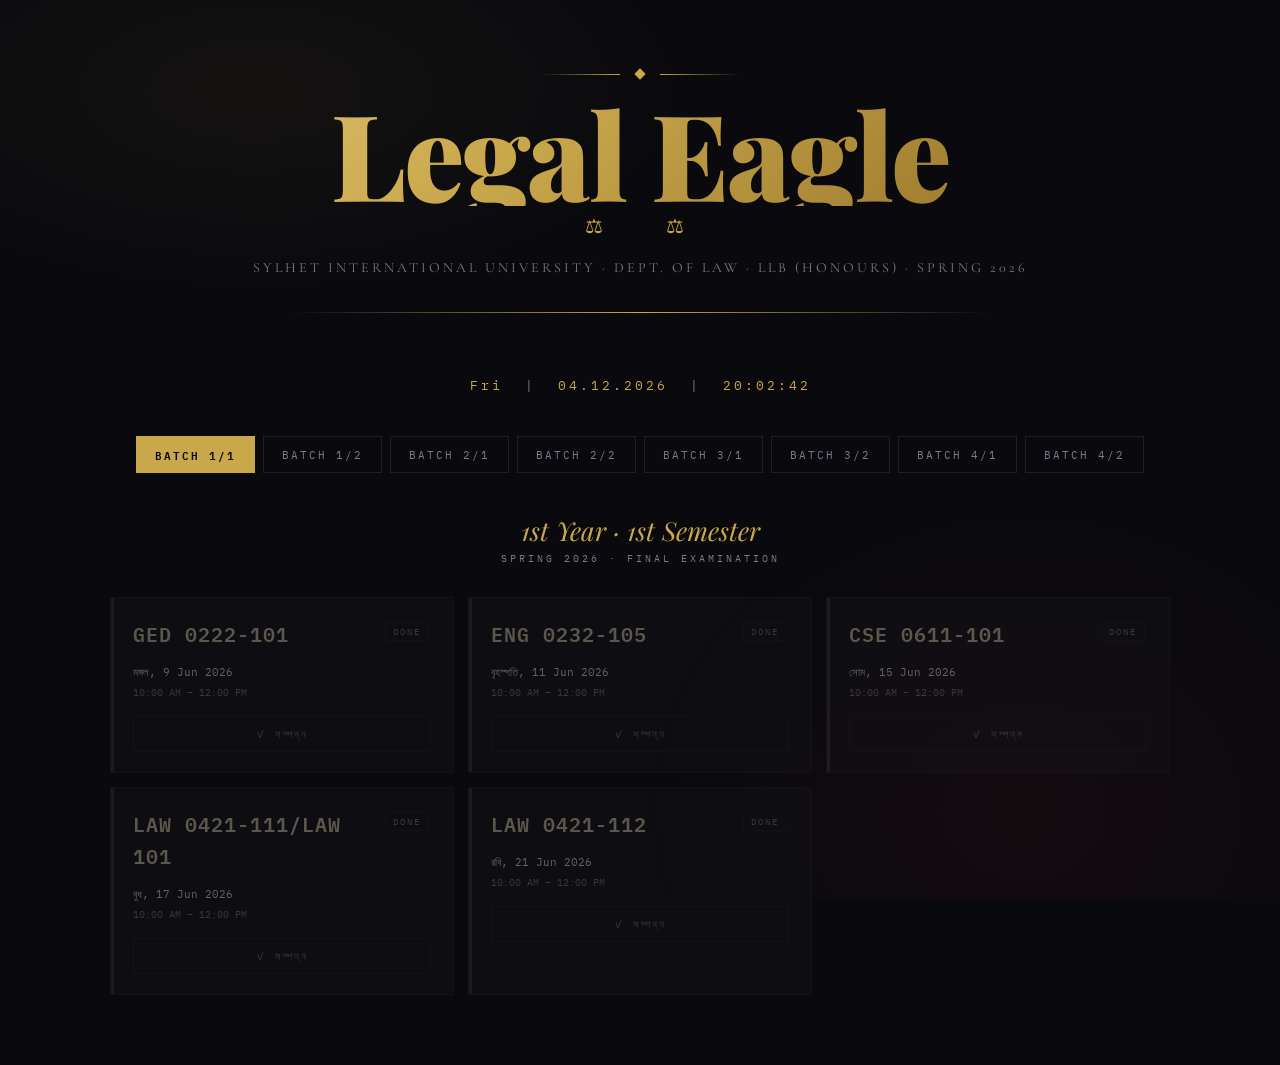
<file: index.html>
<!DOCTYPE html>
<html lang="bn">
<head>
<meta charset="UTF-8">
<meta name="viewport" content="width=device-width, initial-scale=1.0">
<title>Legal Eagle – Exam Countdown</title>
<link href="https://fonts.googleapis.com/css2?family=Playfair+Display:ital,wght@0,700;0,900;1,700&family=Cormorant+Garamond:wght@300;400;600&family=IBM+Plex+Mono:wght@400;600&display=swap" rel="stylesheet">
<style>
  :root {
    --gold: #c9a84c;
    --gold-light: #e8c97a;
    --dark: #0a0a0e;
    --deep: #10101a;
    --card: #14141f;
    --card-border: #1e1e30;
    --text: #e8e4d8;
    --muted: #7a7a8c;
  }

  * { margin: 0; padding: 0; box-sizing: border-box; }

  body {
    background: var(--dark);
    color: var(--text);
    font-family: 'Cormorant Garamond', serif;
    min-height: 100vh;
    overflow-x: hidden;
  }

  body::before {
    content: '';
    position: fixed;
    inset: 0;
    background:
      radial-gradient(ellipse 60% 40% at 20% 10%, rgba(201,168,76,0.06) 0%, transparent 60%),
      radial-gradient(ellipse 50% 60% at 80% 90%, rgba(139,26,26,0.08) 0%, transparent 60%);
    pointer-events: none;
    z-index: 0;
  }

  .wrapper { position: relative; z-index: 1; }

  header {
    text-align: center;
    padding: 70px 20px 50px;
  }

  .hero-ornament {
    display: flex;
    align-items: center;
    justify-content: center;
    gap: 16px;
    margin-bottom: 20px;
    opacity: 0;
    animation: fadeUp 0.8s ease forwards 0.1s;
  }
  .ornament-line { height: 1px; width: 80px; background: linear-gradient(90deg, transparent, var(--gold)); }
  .ornament-line.right { background: linear-gradient(90deg, var(--gold), transparent); }
  .ornament-diamond { width: 8px; height: 8px; background: var(--gold); transform: rotate(45deg); }

  .hero-title {
    font-family: 'Playfair Display', serif;
    font-size: clamp(56px, 12vw, 120px);
    font-weight: 900;
    letter-spacing: -2px;
    line-height: 0.9;
    background: linear-gradient(135deg, var(--gold-light) 0%, var(--gold) 40%, #8a6520 100%);
    -webkit-background-clip: text;
    -webkit-text-fill-color: transparent;
    background-clip: text;
    opacity: 0;
    animation: fadeUp 0.9s ease forwards 0.2s;
  }

  .hero-eagle {
    font-size: clamp(14px, 3vw, 20px);
    letter-spacing: 12px;
    color: var(--gold);
    opacity: 0;
    animation: fadeUp 0.9s ease forwards 0.4s;
    margin-top: 8px;
  }

  .hero-sub {
    font-size: clamp(11px, 1.8vw, 14px);
    color: var(--muted);
    letter-spacing: 3px;
    text-transform: uppercase;
    margin-top: 20px;
    opacity: 0;
    animation: fadeUp 0.9s ease forwards 0.6s;
  }

  .divider {
    width: 100%;
    max-width: 700px;
    margin: 36px auto 0;
    height: 1px;
    background: linear-gradient(90deg, transparent, var(--gold), transparent);
    opacity: 0;
    animation: fadeUp 0.9s ease forwards 0.7s;
  }

  .live-clock {
    text-align: center;
    padding: 14px;
    font-family: 'IBM Plex Mono', monospace;
    font-size: 13px;
    letter-spacing: 3px;
    color: var(--muted);
    opacity: 0;
    animation: fadeUp 0.9s ease forwards 0.9s;
  }
  .live-clock span { color: var(--gold); }

  .batch-nav {
    display: flex;
    justify-content: center;
    flex-wrap: wrap;
    gap: 8px;
    padding: 28px 20px 10px;
    opacity: 0;
    animation: fadeUp 0.9s ease forwards 0.8s;
  }

  .batch-btn {
    background: transparent;
    border: 1px solid var(--card-border);
    color: var(--muted);
    font-family: 'IBM Plex Mono', monospace;
    font-size: 11px;
    letter-spacing: 2px;
    padding: 8px 18px;
    cursor: pointer;
    transition: all 0.3s ease;
    text-transform: uppercase;
    position: relative;
    overflow: hidden;
  }
  .batch-btn::before {
    content: '';
    position: absolute;
    inset: 0;
    background: var(--gold);
    transform: scaleX(0);
    transform-origin: left;
    transition: transform 0.3s ease;
    z-index: -1;
  }
  .batch-btn:hover { color: var(--dark); border-color: var(--gold); }
  .batch-btn:hover::before { transform: scaleX(1); }
  .batch-btn.active { background: var(--gold); color: var(--dark); border-color: var(--gold); font-weight: 600; }

  .batch-section { display: none; padding: 30px 20px 70px; max-width: 1100px; margin: 0 auto; }
  .batch-section.active { display: block; }

  .batch-title {
    font-family: 'Playfair Display', serif;
    font-size: 26px;
    color: var(--gold);
    text-align: center;
    margin-bottom: 4px;
    font-style: italic;
  }
  .batch-year {
    text-align: center;
    font-family: 'IBM Plex Mono', monospace;
    font-size: 10px;
    letter-spacing: 3px;
    color: var(--muted);
    text-transform: uppercase;
    margin-bottom: 32px;
  }

  .exam-grid {
    display: grid;
    grid-template-columns: repeat(auto-fill, minmax(280px, 1fr));
    gap: 14px;
  }

  .exam-card {
    background: var(--card);
    border: 1px solid var(--card-border);
    padding: 20px 22px;
    position: relative;
    overflow: hidden;
    transition: border-color 0.3s, transform 0.3s;
  }
  .exam-card::before {
    content: '';
    position: absolute;
    top: 0; left: 0;
    width: 3px; height: 100%;
    background: var(--gold);
    opacity: 0.35;
    transition: opacity 0.3s;
  }
  .exam-card:hover { border-color: var(--gold); transform: translateY(-2px); }
  .exam-card:hover::before { opacity: 1; }
  .exam-card.past { opacity: 0.4; filter: grayscale(0.6); }
  .exam-card.past::before { background: var(--muted); }
  .exam-card.today {
    border-color: var(--gold);
    box-shadow: 0 0 28px rgba(201,168,76,0.14), inset 0 0 20px rgba(201,168,76,0.03);
  }
  .exam-card.today::before { opacity: 1; width: 4px; }

  .card-badge {
    position: absolute;
    top: 12px; right: 12px;
    font-family: 'IBM Plex Mono', monospace;
    font-size: 9px;
    letter-spacing: 2px;
    text-transform: uppercase;
    padding: 3px 7px;
  }
  .badge-today    { background: var(--gold); color: var(--dark); font-weight: 700; }
  .badge-past     { color: var(--muted); border: 1px solid var(--card-border); }
  .badge-upcoming { color: var(--gold); border: 1px solid rgba(201,168,76,0.4); }
  .badge-live     { background: #c0392b; color: #fff; font-weight: 700; }

  .course-code {
    font-family: 'IBM Plex Mono', monospace;
    font-size: 20px;
    font-weight: 600;
    color: var(--gold-light);
    margin-bottom: 12px;
    padding-right: 70px;
    letter-spacing: 1px;
  }

  .exam-meta {
    font-family: 'IBM Plex Mono', monospace;
    font-size: 10px;
    color: var(--muted);
    margin-bottom: 14px;
    line-height: 1.9;
  }
  .exam-meta .date { color: var(--text); font-size: 11px; }

  .countdown {
    display: grid;
    grid-template-columns: repeat(4, 1fr);
    gap: 5px;
  }
  .count-block {
    background: var(--deep);
    border: 1px solid var(--card-border);
    padding: 8px 4px;
    text-align: center;
  }
  .count-num {
    font-family: 'IBM Plex Mono', monospace;
    font-size: 20px;
    font-weight: 600;
    color: var(--gold);
    line-height: 1;
    display: block;
  }
  .count-label {
    font-family: 'IBM Plex Mono', monospace;
    font-size: 8px;
    letter-spacing: 1px;
    color: var(--muted);
    text-transform: uppercase;
    margin-top: 3px;
    display: block;
  }
  .countdown-done {
    font-family: 'IBM Plex Mono', monospace;
    font-size: 11px;
    letter-spacing: 2px;
    color: var(--muted);
    text-align: center;
    padding: 10px;
    border: 1px solid var(--card-border);
  }
  .countdown-live {
    font-family: 'IBM Plex Mono', monospace;
    font-size: 11px;
    letter-spacing: 2px;
    color: #e74c3c;
    text-align: center;
    padding: 10px;
    border: 1px solid #c0392b;
    animation: pulse 1.2s ease-in-out infinite;
  }

  @keyframes pulse { 0%,100%{opacity:1} 50%{opacity:0.4} }
  @keyframes fadeUp { from{opacity:0;transform:translateY(20px)} to{opacity:1;transform:translateY(0)} }
  @keyframes popIn {
    0%   { opacity:0; transform:translate(-50%,-50%) scale(0.85); }
    70%  { transform:translate(-50%,-50%) scale(1.03); }
    100% { opacity:1; transform:translate(-50%,-50%) scale(1); }
  }
  @keyframes shimmer {
    0%,100% { background-position: 0% 50%; }
    50%     { background-position: 100% 50%; }
  }

  /* ── POPUP OVERLAY ── */
  #popup-overlay {
    display: none;
    position: fixed;
    inset: 0;
    background: rgba(0,0,0,0.75);
    backdrop-filter: blur(6px);
    z-index: 1000;
  }
  #popup-overlay.show { display: block; }

  #popup-box {
    position: fixed;
    top: 50%; left: 50%;
    transform: translate(-50%,-50%);
    background: #0f0f1a;
    border: 1px solid var(--gold);
    box-shadow: 0 0 60px rgba(201,168,76,0.25), 0 0 120px rgba(201,168,76,0.08);
    width: min(520px, 92vw);
    max-height: 80vh;
    overflow-y: auto;
    padding: 36px 32px 28px;
    animation: popIn 0.4s ease forwards;
    z-index: 1001;
  }

  #popup-box .pop-top {
    display: flex;
    align-items: center;
    gap: 14px;
    margin-bottom: 22px;
  }

  #popup-box .pop-icon {
    font-size: 36px;
    line-height: 1;
    animation: pulse 2s ease-in-out infinite;
  }

  #popup-box .pop-heading {
    font-family: 'Playfair Display', serif;
    font-size: 22px;
    font-style: italic;
    background: linear-gradient(135deg, var(--gold-light), var(--gold));
    -webkit-background-clip: text;
    -webkit-text-fill-color: transparent;
    background-clip: text;
  }

  #popup-box .pop-sub {
    font-family: 'IBM Plex Mono', monospace;
    font-size: 10px;
    letter-spacing: 2px;
    color: var(--muted);
    text-transform: uppercase;
    margin-top: 2px;
  }

  .pop-divider {
    height: 1px;
    background: linear-gradient(90deg, transparent, var(--gold), transparent);
    margin-bottom: 20px;
  }

  .pop-exam-list { display: flex; flex-direction: column; gap: 10px; margin-bottom: 24px; }

  .pop-exam-item {
    background: var(--card);
    border: 1px solid var(--card-border);
    border-left: 3px solid var(--gold);
    padding: 12px 16px;
  }

  .pop-exam-code {
    font-family: 'IBM Plex Mono', monospace;
    font-size: 15px;
    font-weight: 600;
    color: var(--gold-light);
    margin-bottom: 4px;
  }

  .pop-exam-meta {
    font-family: 'IBM Plex Mono', monospace;
    font-size: 10px;
    color: var(--muted);
    letter-spacing: 1px;
  }

  .pop-batch-tag {
    display: inline-block;
    font-family: 'IBM Plex Mono', monospace;
    font-size: 9px;
    letter-spacing: 2px;
    color: var(--dark);
    background: var(--gold);
    padding: 2px 7px;
    margin-top: 6px;
    font-weight: 700;
  }

  #popup-close {
    display: block;
    width: 100%;
    background: transparent;
    border: 1px solid var(--gold);
    color: var(--gold);
    font-family: 'IBM Plex Mono', monospace;
    font-size: 11px;
    letter-spacing: 3px;
    text-transform: uppercase;
    padding: 11px;
    cursor: pointer;
    transition: all 0.3s;
  }
  #popup-close:hover { background: var(--gold); color: var(--dark); }

  ::-webkit-scrollbar { width: 4px; }
  ::-webkit-scrollbar-track { background: var(--dark); }
  ::-webkit-scrollbar-thumb { background: var(--gold); }

  @media(max-width:500px){
    .exam-grid { grid-template-columns: 1fr; }
    .batch-btn { font-size: 10px; padding: 7px 12px; }
    #popup-box { padding: 24px 18px 20px; }
  }
</style>
</head>
<body>
<div class="wrapper">

<header>
  <div class="hero-ornament">
    <div class="ornament-line"></div>
    <div class="ornament-diamond"></div>
    <div class="ornament-line right"></div>
  </div>
  <div class="hero-title">Legal Eagle</div>
  <div class="hero-eagle">⚖ &nbsp; ⚖</div>
  <div class="hero-sub">Sylhet International University · Dept. of Law · LLB (Honours) · Spring 2026</div>
  <div class="divider"></div>
</header>

<div class="live-clock" id="liveClock">—</div>

<div class="batch-nav">
  <button class="batch-btn active" onclick="showBatch('b11',this)">Batch 1/1</button>
  <button class="batch-btn" onclick="showBatch('b12',this)">Batch 1/2</button>
  <button class="batch-btn" onclick="showBatch('b21',this)">Batch 2/1</button>
  <button class="batch-btn" onclick="showBatch('b22',this)">Batch 2/2</button>
  <button class="batch-btn" onclick="showBatch('b31',this)">Batch 3/1</button>
  <button class="batch-btn" onclick="showBatch('b32',this)">Batch 3/2</button>
  <button class="batch-btn" onclick="showBatch('b41',this)">Batch 4/1</button>
  <button class="batch-btn" onclick="showBatch('b42',this)">Batch 4/2</button>
</div>

<!-- SECTIONS -->
<div class="batch-section active" id="b11">
  <div class="batch-title">1st Year · 1st Semester</div>
  <div class="batch-year">Spring 2026 · Final Examination</div>
  <div class="exam-grid" id="grid-b11"></div>
</div>
<div class="batch-section" id="b12">
  <div class="batch-title">1st Year · 2nd Semester</div>
  <div class="batch-year">Spring 2026 · Final Examination</div>
  <div class="exam-grid" id="grid-b12"></div>
</div>
<div class="batch-section" id="b21">
  <div class="batch-title">2nd Year · 1st Semester</div>
  <div class="batch-year">Spring 2026 · Final Examination</div>
  <div class="exam-grid" id="grid-b21"></div>
</div>
<div class="batch-section" id="b22">
  <div class="batch-title">2nd Year · 2nd Semester</div>
  <div class="batch-year">Spring 2026 · Final Examination</div>
  <div class="exam-grid" id="grid-b22"></div>
</div>
<div class="batch-section" id="b31">
  <div class="batch-title">3rd Year · 1st Semester</div>
  <div class="batch-year">Spring 2026 · Final Examination</div>
  <div class="exam-grid" id="grid-b31"></div>
</div>
<div class="batch-section" id="b32">
  <div class="batch-title">3rd Year · 2nd Semester</div>
  <div class="batch-year">Spring 2026 · Final Examination</div>
  <div class="exam-grid" id="grid-b32"></div>
</div>
<div class="batch-section" id="b41">
  <div class="batch-title">4th Year · 1st Semester</div>
  <div class="batch-year">Spring 2026 · Final Examination</div>
  <div class="exam-grid" id="grid-b41"></div>
</div>
<div class="batch-section" id="b42">
  <div class="batch-title">4th Year · 2nd Semester</div>
  <div class="batch-year">Spring 2026 · Final Examination</div>
  <div class="exam-grid" id="grid-b42"></div>
</div>

</div>

<!-- POPUP -->
<div id="popup-overlay">
  <div id="popup-box">
    <div class="pop-top">
      <div class="pop-icon">⚠️</div>
      <div>
        <div class="pop-heading">আগামীকাল পরীক্ষা আছে!</div>
        <div class="pop-sub">Tomorrow's Examination Alert</div>
      </div>
    </div>
    <div class="pop-divider"></div>
    <div class="pop-exam-list" id="popup-exam-list"></div>
    <button id="popup-close" onclick="closePopup()">বুঝেছি — ঠিক আছে</button>
  </div>
</div>

<script>
// ═══════════════════════════════════════════════════════
// EXACT DATA FROM SCHEDULE IMAGE — only course codes
// Rows = dates, Columns = batches (1/1 to 4/2)
// Time AM = 10:00-12:00  |  PM = 14:00-16:00
// ═══════════════════════════════════════════════════════

const scheduleData = {

  // ── Batch 1/1 ──────────────────────────────────────────
  // 09.06 AM: GED 0222-101
  // 11.06 AM: ENG 0232-105
  // 15.06 AM: CSE 0611-101
  // 17.06 AM: LAW 0421-111 / LAW 101
  // 21.06 AM: LAW 0421-112
  b11: [
    { code: 'GED 0222-101',        date: '2026-06-09', startH: 10, endH: 12 },
    { code: 'ENG 0232-105',        date: '2026-06-11', startH: 10, endH: 12 },
    { code: 'CSE 0611-101',        date: '2026-06-15', startH: 10, endH: 12 },
    { code: 'LAW 0421-111/LAW 101',date: '2026-06-17', startH: 10, endH: 12 },
    { code: 'LAW 0421-112',        date: '2026-06-21', startH: 10, endH: 12 },
  ],

  // ── Batch 1/2 ──────────────────────────────────────────
  // 08.06 AM: GED 0311-201
  // 10.06 AM: ENG 0232-107
  // 14.06 AM: GED 0231-101
  // 16.06 AM: LAW 0421-123
  // 18.06 AM: GED 0312-124
  b12: [
    { code: 'GED 0311-201', date: '2026-06-08', startH: 10, endH: 12 },
    { code: 'ENG 0232-107', date: '2026-06-10', startH: 10, endH: 12 },
    { code: 'GED 0231-101', date: '2026-06-14', startH: 10, endH: 12 },
    { code: 'LAW 0421-123', date: '2026-06-16', startH: 10, endH: 12 },
    { code: 'GED 0312-124', date: '2026-06-18', startH: 10, endH: 12 },
  ],

  // ── Batch 2/1 ──────────────────────────────────────────
  // 08.06 PM: LAW 201
  // 10.06 PM: LAW 203
  // 14.06 PM: LAW 205
  // 16.06 PM: LAW 207 & *LAW 211
  // 18.06 PM: LAW 209 & *LAW 215
  b21: [
    { code: 'LAW 201',  date: '2026-06-08', startH: 14, endH: 16 },
    { code: 'LAW 203',  date: '2026-06-10', startH: 14, endH: 16 },
    { code: 'LAW 205',  date: '2026-06-14', startH: 14, endH: 16 },
    { code: 'LAW 207',  date: '2026-06-16', startH: 14, endH: 16 },
    { code: '*LAW 211', date: '2026-06-16', startH: 14, endH: 16 },
    { code: 'LAW 209',  date: '2026-06-18', startH: 14, endH: 16 },
    { code: '*LAW 215', date: '2026-06-18', startH: 14, endH: 16 },
  ],

  // ── Batch 2/2 ──────────────────────────────────────────
  // 08.06 AM: LAW 301
  // 10.06 AM: LAW 303
  // 14.06 AM: LAW 305
  // 16.06 AM: LAW 307
  // 18.06 AM: LAW 309
  b22: [
    { code: 'LAW 301', date: '2026-06-08', startH: 10, endH: 12 },
    { code: 'LAW 303', date: '2026-06-10', startH: 10, endH: 12 },
    { code: 'LAW 305', date: '2026-06-14', startH: 10, endH: 12 },
    { code: 'LAW 307', date: '2026-06-16', startH: 10, endH: 12 },
    { code: 'LAW 309', date: '2026-06-18', startH: 10, endH: 12 },
  ],

  // ── Batch 3/1 ──────────────────────────────────────────
  // 08.06 AM: LAW 301
  // 10.06 AM: LAW 303
  // 14.06 AM: LAW 305
  // 16.06 AM: LAW 307
  // 18.06 AM: LAW 309
  b31: [
    { code: 'LAW 301', date: '2026-06-08', startH: 10, endH: 12 },
    { code: 'LAW 303', date: '2026-06-10', startH: 10, endH: 12 },
    { code: 'LAW 305', date: '2026-06-14', startH: 10, endH: 12 },
    { code: 'LAW 307', date: '2026-06-16', startH: 10, endH: 12 },
    { code: 'LAW 309', date: '2026-06-18', startH: 10, endH: 12 },
  ],

  // ── Batch 3/2 ──────────────────────────────────────────
  // 08.06 AM: LAW 311
  // 10.06 AM: LAW 313
  // 14.06 AM: LAW 317
  // 16.06 AM: LAW 315
  // 17.06 AM: LAW 319
  b32: [
    { code: 'LAW 311', date: '2026-06-08', startH: 10, endH: 12 },
    { code: 'LAW 313', date: '2026-06-10', startH: 10, endH: 12 },
    { code: 'LAW 317', date: '2026-06-14', startH: 10, endH: 12 },
    { code: 'LAW 315', date: '2026-06-16', startH: 10, endH: 12 },
    { code: 'LAW 319', date: '2026-06-18', startH: 10, endH: 12 },
  ],

  // ── Batch 4/1 ──────────────────────────────────────────
  // 08.06 PM: LAW 401
  // 10.06 PM: LAW 405
  // 14.06 PM: LAW 407
  // 16.06 PM: LAW 409
  b41: [
    { code: 'LAW 401', date: '2026-06-08', startH: 14, endH: 16 },
    { code: 'LAW 405', date: '2026-06-10', startH: 14, endH: 16 },
    { code: 'LAW 407', date: '2026-06-14', startH: 14, endH: 16 },
    { code: 'LAW 409', date: '2026-06-16', startH: 14, endH: 16 },
  ],

  // ── Batch 4/2 ──────────────────────────────────────────
  // 08.06 PM: LAW 411
  // 10.06 PM: LAW 413
  // 14.06 PM: LAW 415
  // 16.06 PM: LAW 417
  // 18.06 PM: LAW 403
  b42: [
    { code: 'LAW 411', date: '2026-06-08', startH: 14, endH: 16 },
    { code: 'LAW 413', date: '2026-06-10', startH: 14, endH: 16 },
    { code: 'LAW 415', date: '2026-06-14', startH: 14, endH: 16 },
    { code: 'LAW 417', date: '2026-06-16', startH: 14, endH: 16 },
    { code: 'LAW 403', date: '2026-06-18', startH: 14, endH: 16 },
  ],
};

// ─── Helpers ───────────────────────────────────────────
function pad(n){ return String(n).padStart(2,'0'); }

const BN_DAYS  = ['রবি','সোম','মঙ্গল','বুধ','বৃহস্পতি','শুক্র','শনি'];
const MONTHS   = ['Jan','Feb','Mar','Apr','May','Jun','Jul','Aug','Sep','Oct','Nov','Dec'];

function fmtDate(s){
  const d = new Date(s+'T00:00:00');
  return `${BN_DAYS[d.getDay()]}, ${d.getDate()} ${MONTHS[d.getMonth()]} ${d.getFullYear()}`;
}

function fmtTime(e){
  const to12 = h => `${h > 12 ? h-12 : h}:00 ${h >= 12 ? 'PM' : 'AM'}`;
  return `${to12(e.startH)} – ${to12(e.endH)}`;
}

function getStart(e){ return new Date(`${e.date}T${pad(e.startH)}:00:00`); }
function getEnd(e)  { return new Date(`${e.date}T${pad(e.endH)}:00:00`);   }

// ─── Build cards ───────────────────────────────────────
function buildAll(){
  Object.entries(scheduleData).forEach(([bid, list]) => {
    const grid = document.getElementById(`grid-${bid}`);
    const sorted = [...list].sort((a,b) => a.date.localeCompare(b.date) || a.startH - b.startH);
    sorted.forEach((exam, idx) => {
      const uid  = `${bid}-${idx}`;
      const card = document.createElement('div');
      card.className = 'exam-card';
      card.id = `card-${uid}`;
      card.innerHTML = `
        <div class="card-badge" id="badge-${uid}"></div>
        <div class="course-code">${exam.code}</div>
        <div class="exam-meta">
          <div class="date">${fmtDate(exam.date)}</div>
          <div>${fmtTime(exam)}</div>
        </div>
        <div id="cd-${uid}"></div>
      `;
      grid.appendChild(card);
    });
  });
}

// ─── Tick ──────────────────────────────────────────────
function tick(){
  const now = new Date();
  const DAY_NAMES = ['Sun','Mon','Tue','Wed','Thu','Fri','Sat'];
  document.getElementById('liveClock').innerHTML =
    `<span>${DAY_NAMES[now.getDay()]}</span> &nbsp;|&nbsp; ` +
    `<span>${pad(now.getDate())}.${pad(now.getMonth()+1)}.${now.getFullYear()}</span> &nbsp;|&nbsp; ` +
    `<span>${pad(now.getHours())}:${pad(now.getMinutes())}:${pad(now.getSeconds())}</span>`;

  Object.entries(scheduleData).forEach(([bid, list]) => {
    const sorted = [...list].sort((a,b) => a.date.localeCompare(b.date) || a.startH - b.startH);
    sorted.forEach((exam, idx) => {
      const uid     = `${bid}-${idx}`;
      const cdEl    = document.getElementById(`cd-${uid}`);
      const badgeEl = document.getElementById(`badge-${uid}`);
      const cardEl  = document.getElementById(`card-${uid}`);
      if (!cdEl) return;

      const start      = getStart(exam);
      const end        = getEnd(exam);
      const diffStart  = start - now;
      const diffEnd    = end   - now;

      if (diffStart <= 0 && diffEnd > 0) {
        cdEl.innerHTML    = `<div class="countdown-live">● পরীক্ষা চলছে এখন!</div>`;
        badgeEl.innerHTML = `<span class="card-badge badge-live">LIVE</span>`;
        cardEl.classList.remove('past'); cardEl.classList.add('today');

      } else if (diffEnd <= 0) {
        cdEl.innerHTML    = `<div class="countdown-done">✓ সম্পন্ন</div>`;
        badgeEl.innerHTML = `<span class="card-badge badge-past">DONE</span>`;
        cardEl.classList.add('past'); cardEl.classList.remove('today');

      } else {
        const sec = Math.floor(diffStart / 1000);
        const d   = Math.floor(sec / 86400);
        const h   = Math.floor((sec % 86400) / 3600);
        const m   = Math.floor((sec % 3600) / 60);
        const s   = sec % 60;

        cdEl.innerHTML = `
          <div class="countdown">
            <div class="count-block"><span class="count-num">${pad(d)}</span><span class="count-label">দিন</span></div>
            <div class="count-block"><span class="count-num">${pad(h)}</span><span class="count-label">ঘণ্টা</span></div>
            <div class="count-block"><span class="count-num">${pad(m)}</span><span class="count-label">মিনিট</span></div>
            <div class="count-block"><span class="count-num">${pad(s)}</span><span class="count-label">সেকেন্ড</span></div>
          </div>`;

        const isToday = start.toDateString() === now.toDateString();
        if (isToday) {
          badgeEl.innerHTML = `<span class="card-badge badge-today">TODAY</span>`;
          cardEl.classList.add('today');
        } else {
          badgeEl.innerHTML = `<span class="card-badge badge-upcoming">UPCOMING</span>`;
          cardEl.classList.remove('today');
        }
        cardEl.classList.remove('past');
      }
    });
  });
}

// ─── Batch switch ──────────────────────────────────────
function showBatch(id, btn){
  document.querySelectorAll('.batch-section').forEach(s => s.classList.remove('active'));
  document.querySelectorAll('.batch-btn').forEach(b => b.classList.remove('active'));
  document.getElementById(id).classList.add('active');
  btn.classList.add('active');
}

// ─── Tomorrow popup ────────────────────────────────────
const BATCH_LABELS = {
  b11:'Batch 1/1', b12:'Batch 1/2',
  b21:'Batch 2/1', b22:'Batch 2/2',
  b31:'Batch 3/1', b32:'Batch 3/2',
  b41:'Batch 4/1', b42:'Batch 4/2',
};

function checkTomorrowPopup(){
  const now      = new Date();
  const tomorrow = new Date(now);
  tomorrow.setDate(now.getDate() + 1);
  const tomorrowStr = tomorrow.toISOString().slice(0,10); // YYYY-MM-DD

  // Use sessionStorage so popup shows once per session
  const seenKey = `popup-seen-${tomorrowStr}`;
  if (sessionStorage.getItem(seenKey)) return;

  const tomorrowExams = [];

  Object.entries(scheduleData).forEach(([bid, list]) => {
    list.forEach(exam => {
      if (exam.date === tomorrowStr) {
        tomorrowExams.push({ ...exam, batch: BATCH_LABELS[bid] });
      }
    });
  });

  if (tomorrowExams.length === 0) return;

  // Build list
  const listEl = document.getElementById('popup-exam-list');
  listEl.innerHTML = '';
  tomorrowExams.forEach(ex => {
    const item = document.createElement('div');
    item.className = 'pop-exam-item';
    item.innerHTML = `
      <div class="pop-exam-code">${ex.code}</div>
      <div class="pop-exam-meta">${fmtDate(ex.date)} &nbsp;|&nbsp; ${fmtTime(ex)}</div>
      <span class="pop-batch-tag">${ex.batch}</span>
    `;
    listEl.appendChild(item);
  });

  // Show
  document.getElementById('popup-overlay').classList.add('show');
  sessionStorage.setItem(seenKey, '1');
}

function closePopup(){
  document.getElementById('popup-overlay').classList.remove('show');
}

// Close on overlay click
document.getElementById('popup-overlay').addEventListener('click', function(e){
  if (e.target === this) closePopup();
});

// ─── Init ──────────────────────────────────────────────
buildAll();
tick();
setInterval(tick, 1000);
checkTomorrowPopup();
</script>
</body>
</html>
</file>
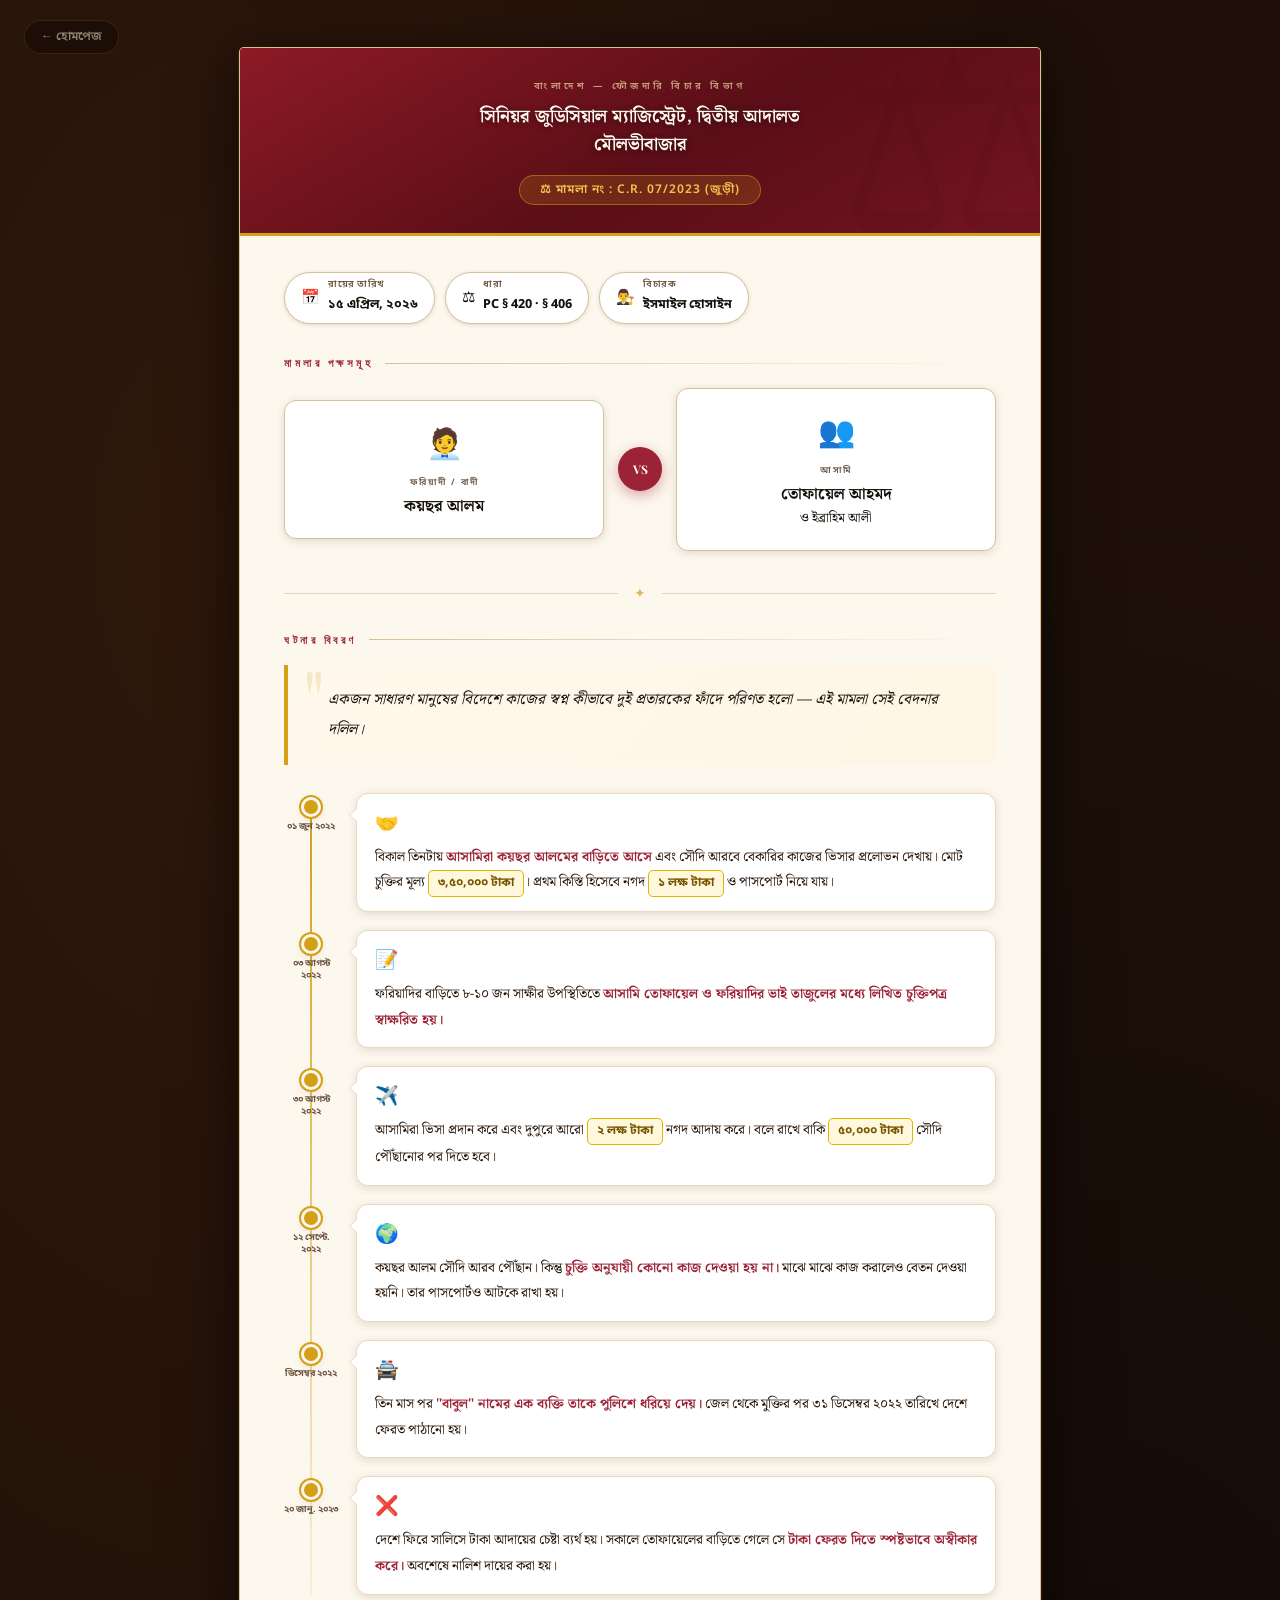
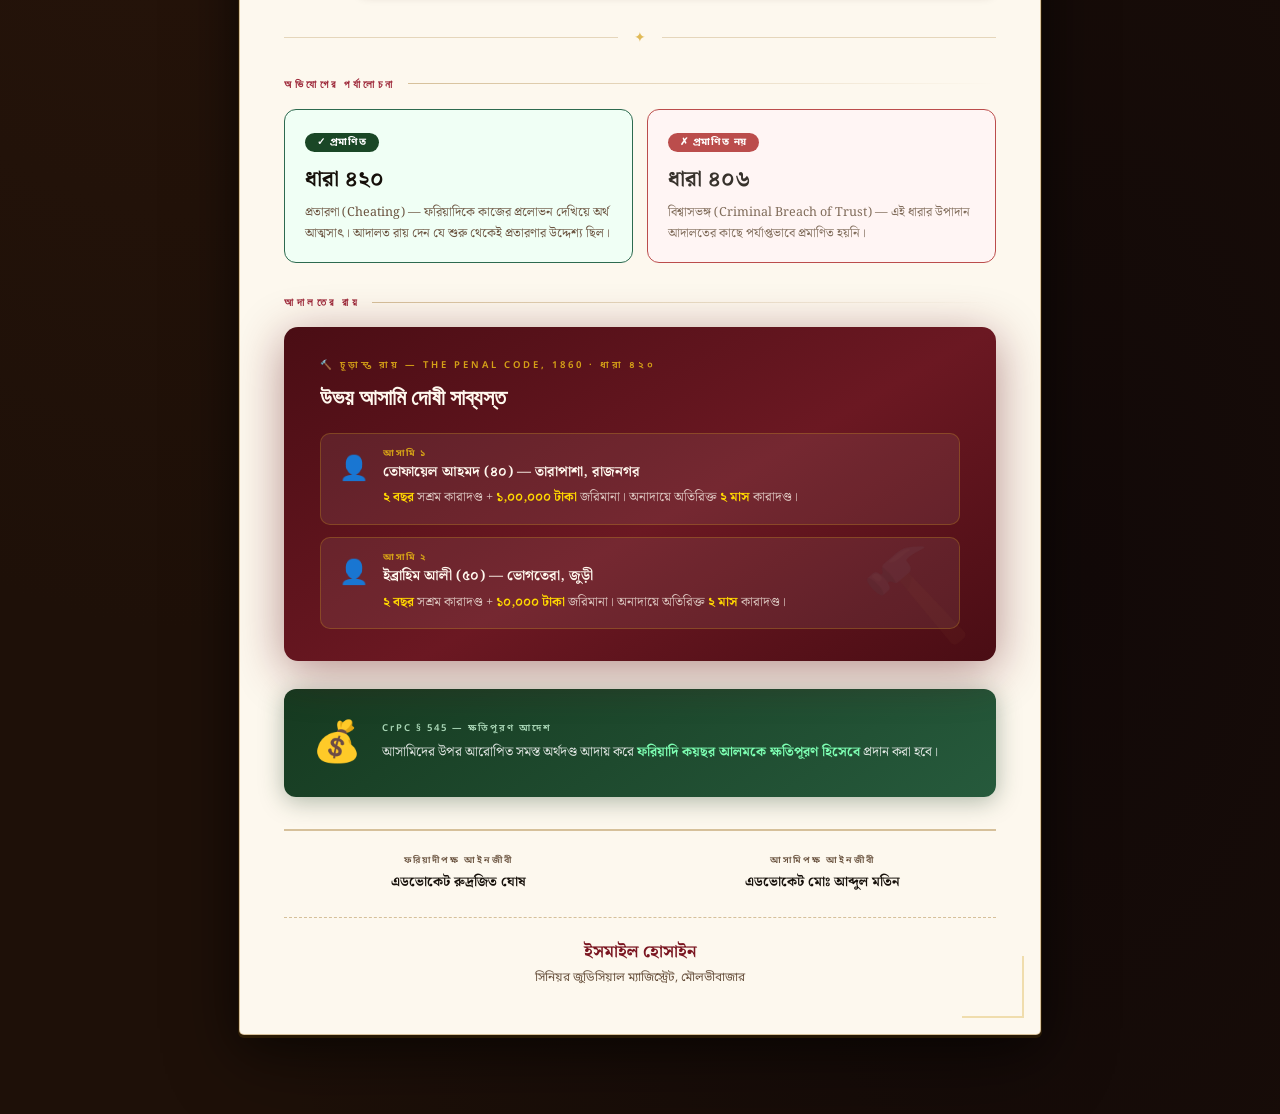
<file: case03.html>
<!DOCTYPE html>
<html lang="bn">
<head>
<meta charset="UTF-8">
<meta name="viewport" content="width=device-width, initial-scale=1.0">
<title>মামলার রায় — CR 07/2023 | Legal Eagle</title>
<link href="https://fonts.googleapis.com/css2?family=Noto+Serif+Bengali:wght@400;600;700&family=Noto+Sans+Bengali:wght@300;400;500;600&family=Playfair+Display:ital,wght@0,700;1,400;1,700&display=swap" rel="stylesheet">
<style>
:root{--ink:#16100a;--parch:#fdf8ee;--gold:#b5820a;--gold2:#d4a017;--crimson:#7a1520;--crimson2:#9b2335;--forest:#1a4726;--forest2:#2d6a4f;--muted:#6b5440;--border:#d6c09a;--shadow:rgba(50,20,5,0.14)}
*{margin:0;padding:0;box-sizing:border-box}html{scroll-behavior:smooth}
body{background:#1e1008;background-image:radial-gradient(ellipse at 15% 20%,#2e180c 0%,transparent 55%),radial-gradient(ellipse at 85% 80%,#120908 0%,transparent 55%);min-height:100vh;padding:48px 20px 80px;font-family:'Noto Serif Bengali',serif;display:flex;justify-content:center;align-items:flex-start}
.back-link{position:fixed;top:20px;left:24px;z-index:100;display:flex;align-items:center;gap:6px;font-family:'Noto Sans Bengali',sans-serif;font-size:12px;font-weight:600;color:rgba(255,248,220,0.5);text-decoration:none;padding:8px 16px;background:rgba(20,10,5,0.6);border:1px solid rgba(181,130,10,0.2);border-radius:30px;backdrop-filter:blur(10px);transition:color .2s,border-color .2s}
.back-link:hover{color:#d4a017;border-color:rgba(181,130,10,0.5)}
.paper{max-width:800px;width:100%;background:var(--parch);border-radius:4px;box-shadow:0 0 0 1px var(--border),0 2px 0 2px rgba(181,130,10,0.15),0 8px 48px rgba(0,0,0,0.5),0 32px 80px rgba(0,0,0,0.3);position:relative;overflow:hidden;animation:rise .7s cubic-bezier(.16,1,.3,1) both}
@keyframes rise{from{opacity:0;transform:translateY(40px) scale(.97)}to{opacity:1;transform:none}}
.paper::before,.paper::after{content:'';position:absolute;width:60px;height:60px;border-color:var(--gold2);border-style:solid;opacity:.3;pointer-events:none}
.paper::before{top:16px;left:16px;border-width:2px 0 0 2px}.paper::after{bottom:16px;right:16px;border-width:0 2px 2px 0}
.header{background:var(--crimson);background-image:linear-gradient(150deg,#8c1a25 0%,#5a0e17 55%,#731422 100%);padding:32px 44px 28px;text-align:center;border-bottom:3px solid var(--gold2);position:relative;overflow:hidden}
.header::before{content:'⚖';position:absolute;font-size:260px;opacity:.04;right:-30px;bottom:-60px;line-height:1;pointer-events:none}
.header-eyebrow{font-family:'Noto Sans Bengali',sans-serif;font-size:9.5px;letter-spacing:3.5px;font-weight:600;color:rgba(255,240,180,0.65);text-transform:uppercase;margin-bottom:10px}
.header-court{font-family:'Noto Serif Bengali',serif;font-size:18px;font-weight:700;color:#fff8ee;line-height:1.55;text-shadow:0 1px 6px rgba(0,0,0,0.45);margin-bottom:16px}
.case-pill{display:inline-flex;align-items:center;gap:8px;background:rgba(212,160,23,0.18);border:1px solid rgba(212,160,23,0.5);color:#f0c050;padding:6px 20px;border-radius:30px;font-family:'Noto Sans Bengali',sans-serif;font-size:12px;font-weight:600;letter-spacing:1px}
.content{padding:36px 44px 48px}
.info-row{display:flex;flex-wrap:wrap;gap:10px;margin-bottom:32px}
.info-chip{display:flex;align-items:center;gap:8px;background:#fff;border:1px solid var(--border);border-radius:30px;padding:7px 16px;box-shadow:0 1px 4px var(--shadow)}
.ic-icon{font-size:15px}.ic-label{font-family:'Noto Sans Bengali',sans-serif;font-size:9.5px;color:var(--muted);font-weight:600;letter-spacing:.5px;display:block;line-height:1;margin-bottom:2px}
.ic-value{font-family:'Noto Sans Bengali',sans-serif;font-size:12.5px;font-weight:700;color:var(--ink);line-height:1}
.section-heading{display:flex;align-items:center;gap:12px;margin-bottom:18px;font-family:'Playfair Display',serif;font-size:10.5px;font-weight:700;letter-spacing:3.5px;text-transform:uppercase;color:var(--crimson2)}
.section-heading::after{content:'';flex:1;height:1px;background:linear-gradient(to right,var(--border),transparent)}
.parties-row{display:grid;grid-template-columns:1fr 48px 1fr;gap:12px;align-items:center;margin-bottom:32px}
.party-card{background:#fff;border:1px solid var(--border);border-radius:12px;padding:20px 16px;text-align:center;box-shadow:0 2px 10px var(--shadow)}
.party-icon{font-size:30px;display:block;margin-bottom:8px}.party-role{font-family:'Noto Sans Bengali',sans-serif;font-size:9px;letter-spacing:2px;text-transform:uppercase;color:var(--muted);font-weight:600;margin-bottom:6px}
.party-name{font-size:16px;font-weight:700;color:var(--ink);line-height:1.45}
.vs-circle{width:44px;height:44px;border-radius:50%;background:var(--crimson2);color:#fff8ee;display:flex;align-items:center;justify-content:center;font-family:'Playfair Display',serif;font-size:12px;font-weight:700;box-shadow:0 4px 14px rgba(154,35,53,0.4);justify-self:center}
.divider{display:flex;align-items:center;gap:16px;margin:28px 0}
.div-line{flex:1;height:1px;background:var(--border);opacity:.6}.div-ornament{color:var(--gold2);font-size:14px;opacity:.7}
.story-lead{background:linear-gradient(135deg,#fff8ec,#fef5e4);border-left:4px solid var(--gold2);border-radius:0 10px 10px 0;padding:20px 24px 20px 22px;margin-bottom:28px;position:relative}
.story-lead::before{content:'"';font-family:'Playfair Display',serif;font-size:80px;color:var(--gold2);opacity:.18;position:absolute;top:-8px;left:14px;line-height:1}
.story-lead p{font-family:'Noto Serif Bengali',serif;font-size:15px;line-height:2;color:var(--ink);font-style:italic;padding-left:18px}
.timeline{position:relative;margin-bottom:32px}
.tl-rail{position:absolute;left:26px;top:16px;bottom:0;width:2px;background:linear-gradient(to bottom,var(--gold2),rgba(212,160,23,0.1))}
.tl-item{display:flex;gap:18px;margin-bottom:18px;animation:slide-in .5s ease-out both}
.tl-item:nth-child(1){animation-delay:.05s}.tl-item:nth-child(2){animation-delay:.13s}.tl-item:nth-child(3){animation-delay:.21s}.tl-item:nth-child(4){animation-delay:.29s}.tl-item:nth-child(5){animation-delay:.37s}.tl-item:nth-child(6){animation-delay:.45s}
@keyframes slide-in{from{opacity:0;transform:translateX(-16px)}to{opacity:1;transform:none}}
.tl-left{display:flex;flex-direction:column;align-items:center;width:54px;min-width:54px;gap:5px;padding-top:4px}
.tl-dot{width:20px;height:20px;border-radius:50%;background:var(--gold2);border:3px solid var(--parch);box-shadow:0 0 0 2px var(--gold2),0 2px 8px var(--shadow);flex-shrink:0}
.tl-date{font-family:'Noto Sans Bengali',sans-serif;font-size:9px;font-weight:700;color:var(--muted);text-align:center;line-height:1.3}
.tl-card{flex:1;background:#fff;border:1px solid #ead9bc;border-radius:12px;padding:14px 18px;box-shadow:0 2px 10px var(--shadow);position:relative;transition:transform .2s,box-shadow .2s}
.tl-card:hover{transform:translateX(5px);box-shadow:0 4px 20px rgba(50,20,5,0.12)}
.tl-card::before{content:'';position:absolute;left:-8px;top:14px;width:0;height:0;border-top:7px solid transparent;border-bottom:7px solid transparent;border-right:8px solid #ead9bc}
.tl-card::after{content:'';position:absolute;left:-7px;top:15px;width:0;height:0;border-top:6px solid transparent;border-bottom:6px solid transparent;border-right:7px solid #fff}
.tl-emoji{font-size:19px;margin-bottom:6px;display:block}
.tl-text{font-family:'Noto Serif Bengali',serif;font-size:13.5px;line-height:1.9;color:#2a1608}
.tl-text strong{color:var(--crimson2);font-weight:700}
.amt{display:inline-block;background:#fff8dc;border:1px solid #e0b400;color:#7a5500;padding:1px 9px;border-radius:5px;font-size:12px;font-weight:700;font-family:'Noto Sans Bengali',sans-serif}
.charge-grid{display:grid;grid-template-columns:1fr 1fr;gap:14px;margin-bottom:32px}
.charge-card{border-radius:12px;padding:18px 20px;border:1.5px solid}
.charge-card.proven{background:#f0fff5;border-color:var(--forest2)}.charge-card.not-proven{background:#fff5f5;border-color:#b03030;opacity:.85}
.status-badge{display:inline-block;padding:3px 12px;border-radius:20px;font-family:'Noto Sans Bengali',sans-serif;font-size:10px;font-weight:700;letter-spacing:.8px;margin-bottom:10px}
.proven .status-badge{background:var(--forest);color:#fff}.not-proven .status-badge{background:#b03030;color:#fff}
.charge-sec{font-size:22px;font-weight:700;color:var(--ink);margin-bottom:5px}.charge-desc{font-size:12.5px;color:var(--muted);line-height:1.7}
.verdict-box{background:linear-gradient(150deg,#4a0d14 0%,#6b1822 55%,#4a0d14 100%);border-radius:14px;padding:32px 36px;color:#fff8ee;margin-bottom:28px;position:relative;overflow:hidden;box-shadow:0 10px 48px rgba(90,10,20,0.45)}
.verdict-box::before{content:'🔨';position:absolute;right:24px;bottom:16px;font-size:90px;opacity:.06;line-height:1;pointer-events:none}
.verdict-label{font-family:'Noto Sans Bengali',sans-serif;font-size:9.5px;letter-spacing:3px;text-transform:uppercase;color:#d4a017;font-weight:600;margin-bottom:10px}
.verdict-title{font-family:'Playfair Display',serif;font-size:22px;font-weight:700;color:#fff8ee;margin-bottom:22px;line-height:1.3}
.verdict-items{display:flex;flex-direction:column;gap:12px}
.verdict-item{background:rgba(255,255,255,0.07);border:1px solid rgba(212,160,23,0.28);border-radius:10px;padding:14px 18px;display:flex;gap:14px;align-items:flex-start}
.vi-icon{font-size:24px;margin-top:2px;flex-shrink:0}
.vi-label{font-family:'Noto Sans Bengali',sans-serif;font-size:9px;letter-spacing:1.5px;color:#d4a017;font-weight:700;margin-bottom:3px}
.vi-name{font-size:14px;font-weight:700;color:#fff8ee;margin-bottom:5px;line-height:1.4}
.vi-punish{font-size:13px;color:rgba(255,248,238,0.75);line-height:1.75}
.vi-punish span{color:#ffd700;font-weight:700}
.comp-box{background:linear-gradient(145deg,#163a20,#265a3c);border-radius:12px;padding:22px 28px;display:flex;align-items:center;gap:20px;margin-bottom:32px;box-shadow:0 4px 24px rgba(22,58,32,0.35)}
.comp-icon{font-size:40px;flex-shrink:0}
.comp-label{font-family:'Noto Sans Bengali',sans-serif;font-size:9.5px;letter-spacing:2px;color:#a8d5b5;font-weight:600;margin-bottom:6px}
.comp-text{font-size:13.5px;color:rgba(255,255,255,0.85);line-height:1.75}
.comp-text strong{color:#7dffb3}
.doc-footer{border-top:2px solid var(--border);padding-top:24px;display:grid;grid-template-columns:1fr 1fr;gap:16px}
.df-item{text-align:center}
.df-label{font-family:'Noto Sans Bengali',sans-serif;font-size:9px;letter-spacing:2px;text-transform:uppercase;color:var(--muted);font-weight:600;margin-bottom:4px}
.df-value{font-size:13.5px;font-weight:700;color:var(--ink)}
.judge-block{grid-column:1/-1;text-align:center;padding-top:20px;border-top:1px dashed var(--border);margin-top:8px}
.judge-name{font-size:17px;font-weight:700;color:var(--crimson)}
.judge-title{font-family:'Noto Sans Bengali',sans-serif;font-size:12px;color:var(--muted);margin-top:4px}
@media(max-width:600px){body{padding:28px 12px 60px}.content{padding:24px 20px 36px}.parties-row{grid-template-columns:1fr}.vs-circle{justify-self:center}.charge-grid{grid-template-columns:1fr}.doc-footer{grid-template-columns:1fr}.comp-box{flex-direction:column;text-align:center}.header{padding:24px 24px 22px}}
</style>
</head>
<body>
<a href="/" class="back-link">← হোমপেজ</a>
<div class="paper">
  <div class="header">
    <div class="header-eyebrow">বাংলাদেশ — ফৌজদারি বিচার বিভাগ</div>
    <div class="header-court">সিনিয়র জুডিসিয়াল ম্যাজিস্ট্রেট, দ্বিতীয় আদালত<br>মৌলভীবাজার</div>
    <div class="case-pill">⚖ মামলা নং : C.R. 07/2023 (জুড়ী)</div>
  </div>
  <div class="content">
    <div class="info-row">
      <div class="info-chip"><span class="ic-icon">📅</span><div><span class="ic-label">রায়ের তারিখ</span><span class="ic-value">১৫ এপ্রিল, ২০২৬</span></div></div>
      <div class="info-chip"><span class="ic-icon">⚖</span><div><span class="ic-label">ধারা</span><span class="ic-value">PC § 420 · § 406</span></div></div>
      <div class="info-chip"><span class="ic-icon">👨‍⚖️</span><div><span class="ic-label">বিচারক</span><span class="ic-value">ইসমাইল হোসাইন</span></div></div>
    </div>
    <div class="section-heading">মামলার পক্ষসমূহ</div>
    <div class="parties-row">
      <div class="party-card"><span class="party-icon">🧑‍💼</span><div class="party-role">ফরিয়াদী / বাদী</div><div class="party-name">কয়ছর আলম</div></div>
      <div class="vs-circle">VS</div>
      <div class="party-card"><span class="party-icon">👥</span><div class="party-role">আসামি</div><div class="party-name">তোফায়েল আহমদ<br><span style="font-size:13px;font-weight:400;">ও ইব্রাহিম আলী</span></div></div>
    </div>
    <div class="divider"><div class="div-line"></div><div class="div-ornament">✦</div><div class="div-line"></div></div>
    <div class="section-heading">ঘটনার বিবরণ</div>
    <div class="story-lead"><p>একজন সাধারণ মানুষের বিদেশে কাজের স্বপ্ন কীভাবে দুই প্রতারকের ফাঁদে পরিণত হলো — এই মামলা সেই বেদনার দলিল।</p></div>
    <div class="timeline">
      <div class="tl-rail"></div>
      <div class="tl-item"><div class="tl-left"><div class="tl-dot"></div><div class="tl-date">০১ জুন ২০২২</div></div><div class="tl-card"><span class="tl-emoji">🤝</span><div class="tl-text">বিকাল তিনটায় <strong>আসামিরা কয়ছর আলমের বাড়িতে আসে</strong> এবং সৌদি আরবে বেকারির কাজের ভিসার প্রলোভন দেখায়। মোট চুক্তির মূল্য <span class="amt">৩,৫০,০০০ টাকা</span>। প্রথম কিস্তি হিসেবে নগদ <span class="amt">১ লক্ষ টাকা</span> ও পাসপোর্ট নিয়ে যায়।</div></div></div>
      <div class="tl-item"><div class="tl-left"><div class="tl-dot"></div><div class="tl-date">০৩ আগস্ট ২০২২</div></div><div class="tl-card"><span class="tl-emoji">📝</span><div class="tl-text">ফরিয়াদির বাড়িতে ৮-১০ জন সাক্ষীর উপস্থিতিতে <strong>আসামি তোফায়েল ও ফরিয়াদির ভাই তাজুলের মধ্যে লিখিত চুক্তিপত্র স্বাক্ষরিত হয়।</strong></div></div></div>
      <div class="tl-item"><div class="tl-left"><div class="tl-dot"></div><div class="tl-date">৩০ আগস্ট ২০২২</div></div><div class="tl-card"><span class="tl-emoji">✈️</span><div class="tl-text">আসামিরা ভিসা প্রদান করে এবং দুপুরে আরো <span class="amt">২ লক্ষ টাকা</span> নগদ আদায় করে। বলে রাখে বাকি <span class="amt">৫০,০০০ টাকা</span> সৌদি পৌঁছানোর পর দিতে হবে।</div></div></div>
      <div class="tl-item"><div class="tl-left"><div class="tl-dot"></div><div class="tl-date">১২ সেপ্টে. ২০২২</div></div><div class="tl-card"><span class="tl-emoji">🌍</span><div class="tl-text">কয়ছর আলম সৌদি আরব পৌঁছান। কিন্তু <strong>চুক্তি অনুযায়ী কোনো কাজ দেওয়া হয় না।</strong> মাঝে মাঝে কাজ করালেও বেতন দেওয়া হয়নি। তার পাসপোর্টও আটকে রাখা হয়।</div></div></div>
      <div class="tl-item"><div class="tl-left"><div class="tl-dot"></div><div class="tl-date">ডিসেম্বর ২০২২</div></div><div class="tl-card"><span class="tl-emoji">🚔</span><div class="tl-text">তিন মাস পর <strong>"বাবুল" নামের এক ব্যক্তি তাকে পুলিশে ধরিয়ে দেয়।</strong> জেল থেকে মুক্তির পর ৩১ ডিসেম্বর ২০২২ তারিখে দেশে ফেরত পাঠানো হয়।</div></div></div>
      <div class="tl-item"><div class="tl-left"><div class="tl-dot"></div><div class="tl-date">২০ জানু. ২০২৩</div></div><div class="tl-card"><span class="tl-emoji">❌</span><div class="tl-text">দেশে ফিরে সালিসে টাকা আদায়ের চেষ্টা ব্যর্থ হয়। সকালে তোফায়েলের বাড়িতে গেলে সে <strong>টাকা ফেরত দিতে স্পষ্টভাবে অস্বীকার করে।</strong> অবশেষে নালিশ দায়ের করা হয়।</div></div></div>
    </div>
    <div class="divider"><div class="div-line"></div><div class="div-ornament">✦</div><div class="div-line"></div></div>
    <div class="section-heading">অভিযোগের পর্যালোচনা</div>
    <div class="charge-grid">
      <div class="charge-card proven"><div class="status-badge">✓ প্রমাণিত</div><div class="charge-sec">ধারা ৪২০</div><div class="charge-desc">প্রতারণা (Cheating) — ফরিয়াদিকে কাজের প্রলোভন দেখিয়ে অর্থ আত্মসাৎ। আদালত রায় দেন যে শুরু থেকেই প্রতারণার উদ্দেশ্য ছিল।</div></div>
      <div class="charge-card not-proven"><div class="status-badge">✗ প্রমাণিত নয়</div><div class="charge-sec">ধারা ৪০৬</div><div class="charge-desc">বিশ্বাসভঙ্গ (Criminal Breach of Trust) — এই ধারার উপাদান আদালতের কাছে পর্যাপ্তভাবে প্রমাণিত হয়নি।</div></div>
    </div>
    <div class="section-heading">আদালতের রায়</div>
    <div class="verdict-box">
      <div class="verdict-label">🔨 চূড়ান্ত রায় — The Penal Code, 1860 · ধারা ৪২০</div>
      <div class="verdict-title">উভয় আসামি দোষী সাব্যস্ত</div>
      <div class="verdict-items">
        <div class="verdict-item"><div class="vi-icon">👤</div><div><div class="vi-label">আসামি ১</div><div class="vi-name">তোফায়েল আহমদ (৪০) — তারাপাশা, রাজনগর</div><div class="vi-punish"><span>২ বছর</span> সশ্রম কারাদণ্ড + <span>১,০০,০০০ টাকা</span> জরিমানা। অনাদায়ে অতিরিক্ত <span>২ মাস</span> কারাদণ্ড।</div></div></div>
        <div class="verdict-item"><div class="vi-icon">👤</div><div><div class="vi-label">আসামি ২</div><div class="vi-name">ইব্রাহিম আলী (৫০) — ভোগতেরা, জুড়ী</div><div class="vi-punish"><span>২ বছর</span> সশ্রম কারাদণ্ড + <span>১০,০০০ টাকা</span> জরিমানা। অনাদায়ে অতিরিক্ত <span>২ মাস</span> কারাদণ্ড।</div></div></div>
      </div>
    </div>
    <div class="comp-box"><div class="comp-icon">💰</div><div><div class="comp-label">CrPC § 545 — ক্ষতিপূরণ আদেশ</div><div class="comp-text">আসামিদের উপর আরোপিত সমস্ত অর্থদণ্ড আদায় করে <strong>ফরিয়াদি কয়ছর আলমকে ক্ষতিপূরণ হিসেবে</strong> প্রদান করা হবে।</div></div></div>
    <div class="doc-footer">
      <div class="df-item"><div class="df-label">ফরিয়াদীপক্ষ আইনজীবী</div><div class="df-value">এডভোকেট রুদ্রজিত ঘোষ</div></div>
      <div class="df-item"><div class="df-label">আসামিপক্ষ আইনজীবী</div><div class="df-value">এডভোকেট মোঃ আব্দুল মতিন</div></div>
      <div class="judge-block"><div class="judge-name">ইসমাইল হোসাইন</div><div class="judge-title">সিনিয়র জুডিসিয়াল ম্যাজিস্ট্রেট, মৌলভীবাজার</div></div>
    </div>
  </div>
</div>
</body>
</html>
</file>
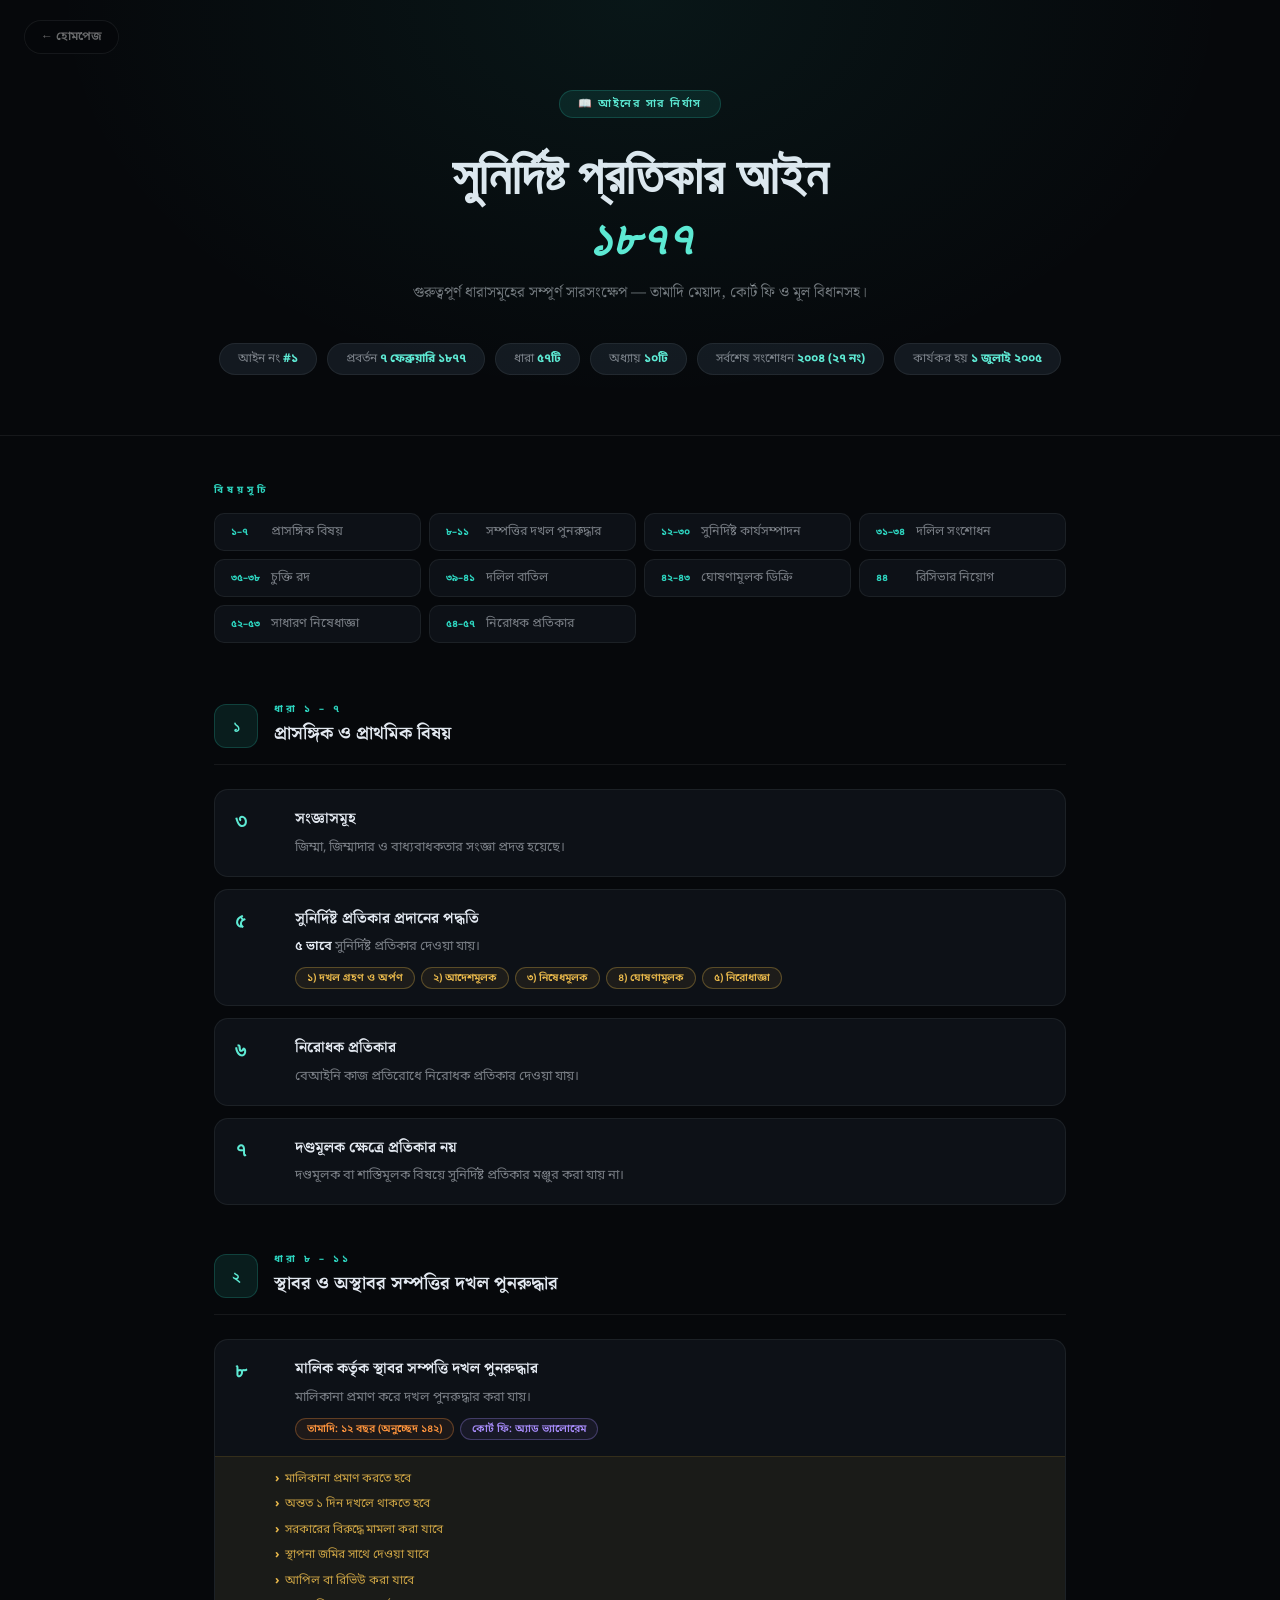
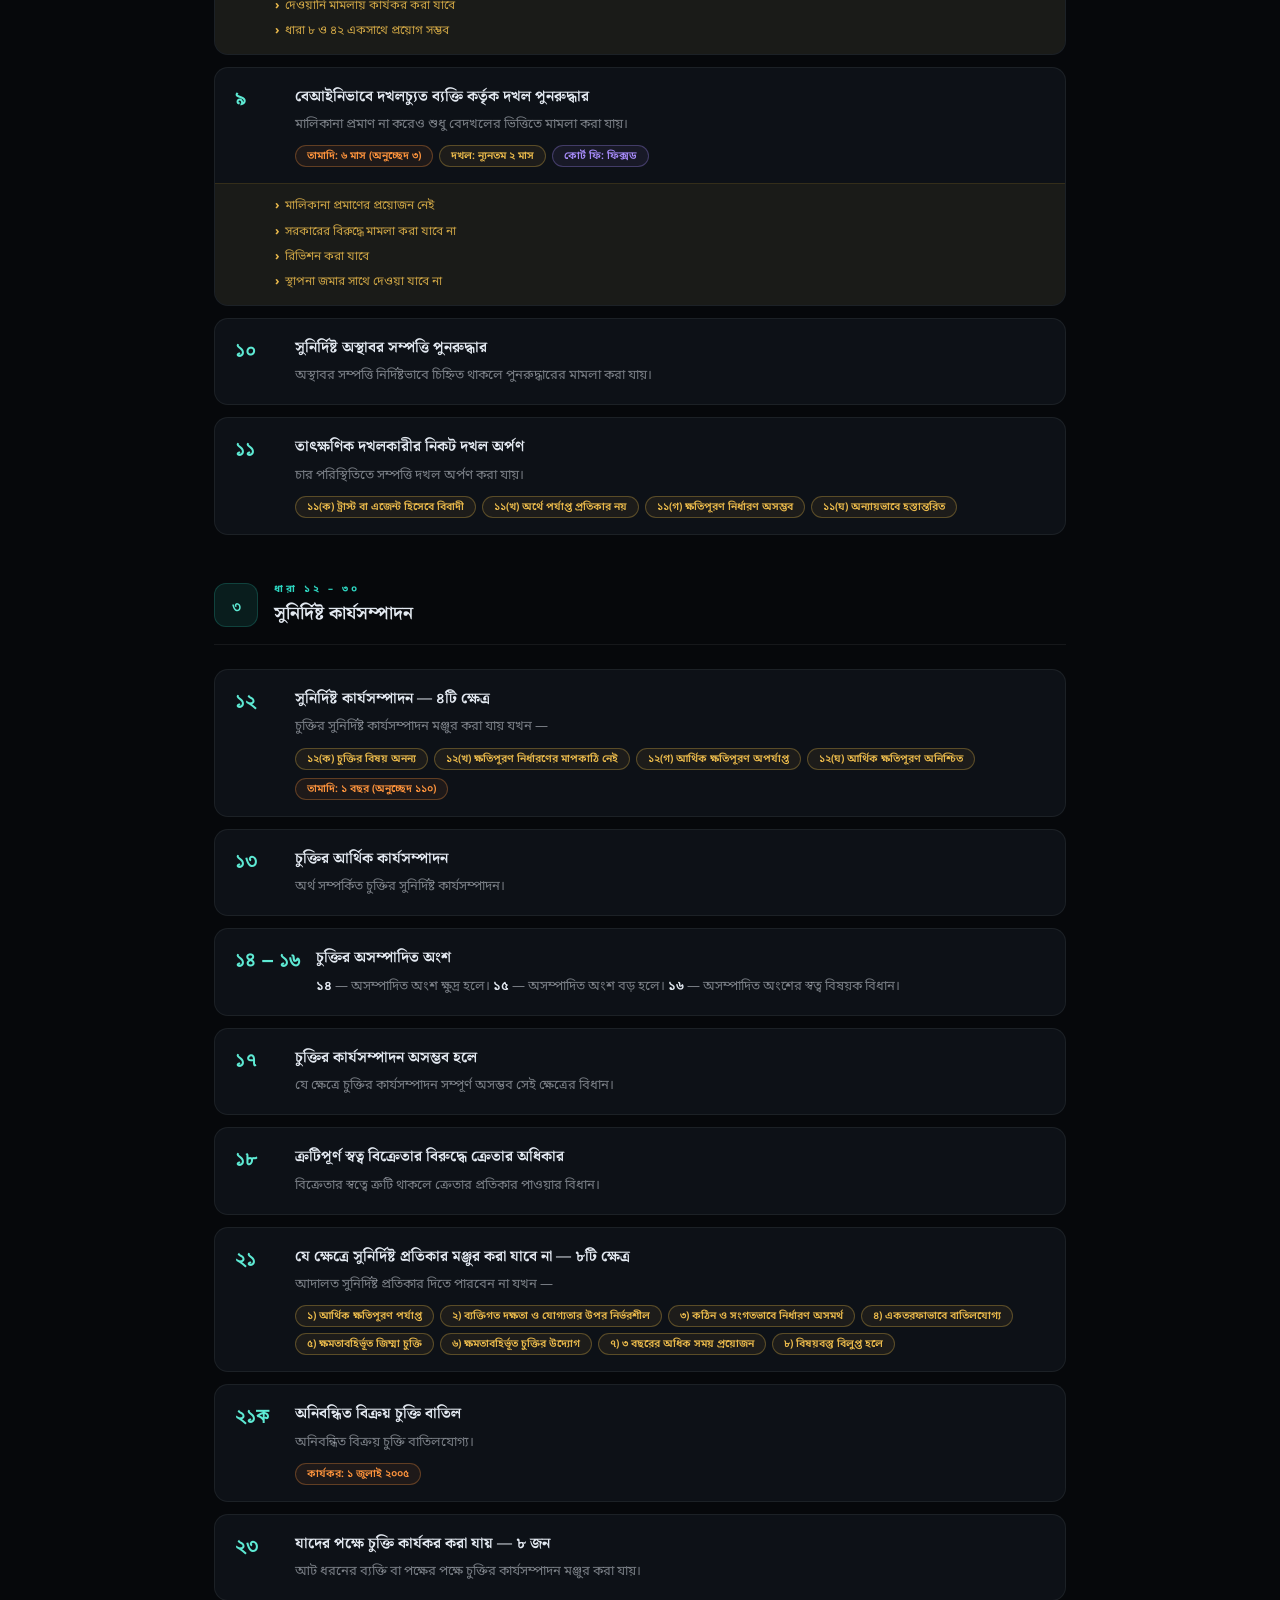
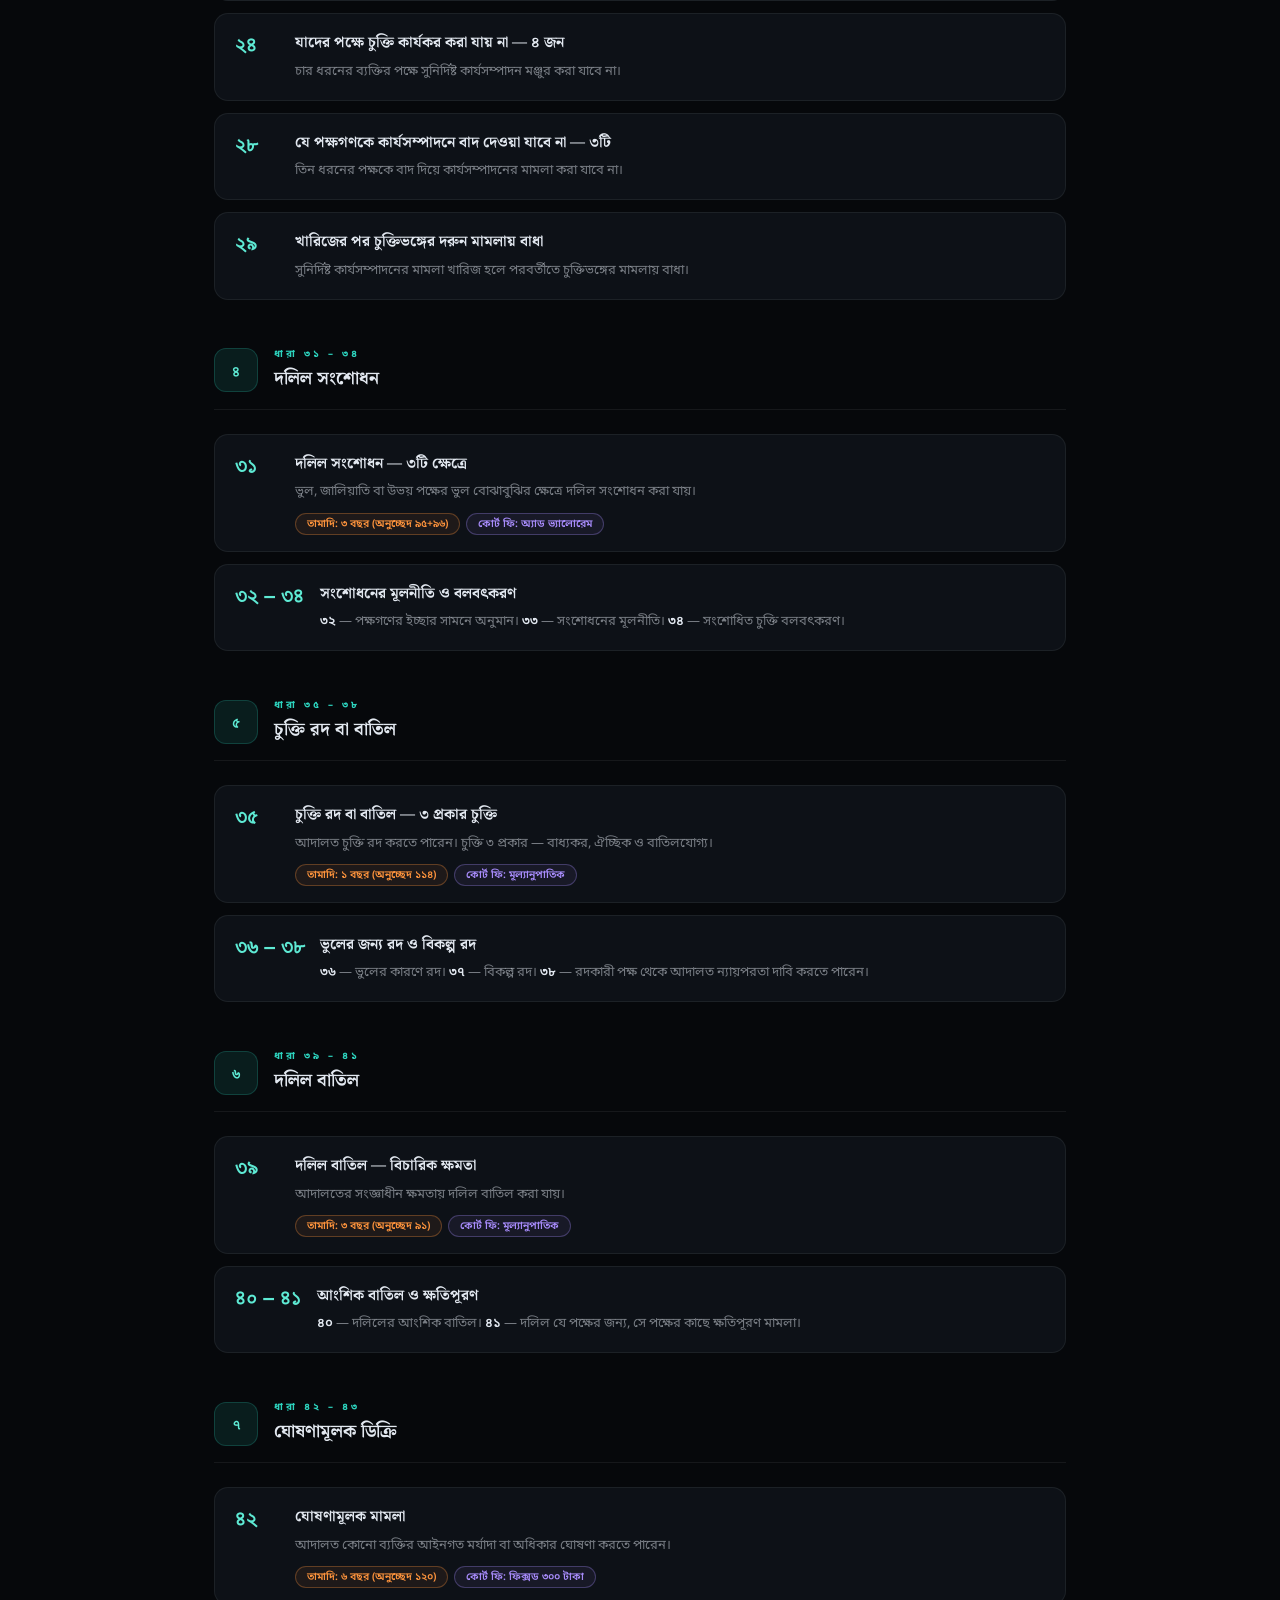
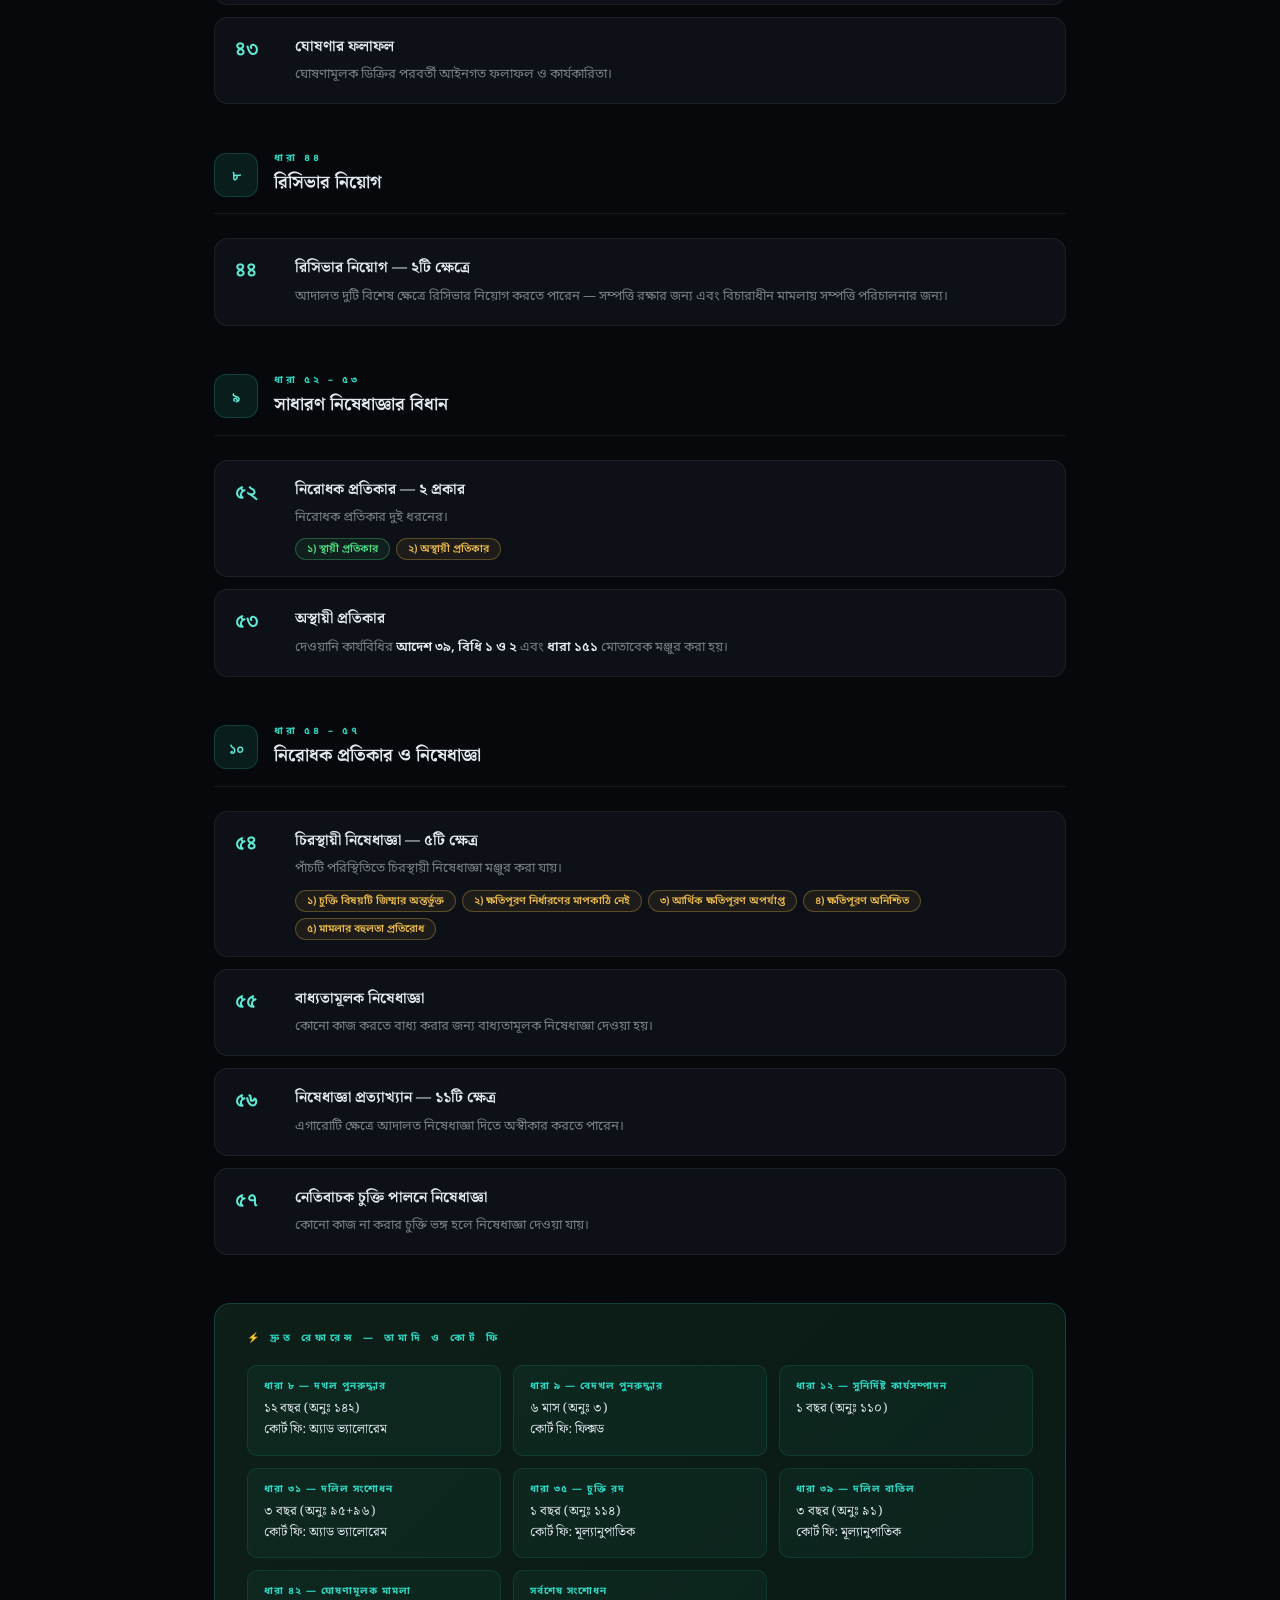
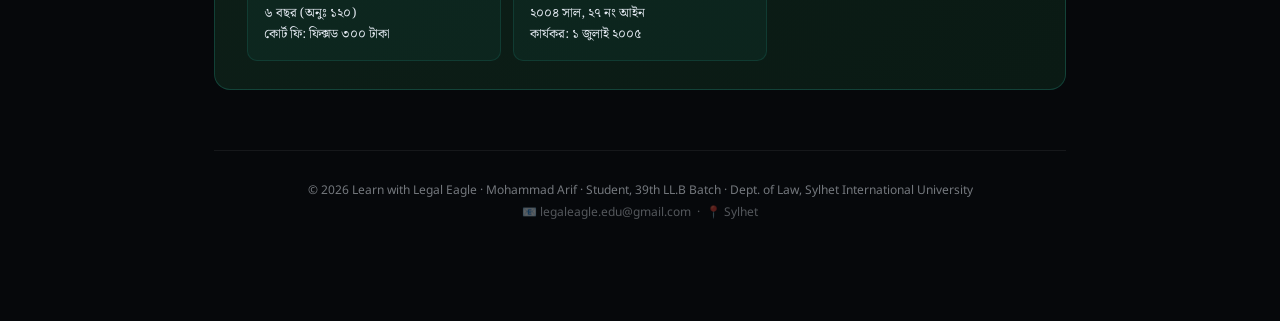
<file: law-sunirdishtho.html>
<!DOCTYPE html>
<html lang="bn">
<head>
<meta charset="UTF-8">
<meta name="viewport" content="width=device-width, initial-scale=1.0">
<title>সুনির্দিষ্ট প্রতিকার আইন ১৮৭৭ | Legal Eagle</title>
<link href="https://fonts.googleapis.com/css2?family=Noto+Serif+Bengali:wght@400;600;700&family=Noto+Sans+Bengali:wght@300;400;500;600;700&family=Playfair+Display:ital,wght@0,700;1,400;1,700&display=swap" rel="stylesheet">
<style>
:root{
  --bg:#06080b;
  --surface:#0d1117;
  --surface2:#131920;
  --teal:#2dd4bf;
  --teal2:#5eead4;
  --teal-dim:rgba(45,212,191,0.10);
  --teal-border:rgba(45,212,191,0.20);
  --gold:#c9982a;
  --gold2:#e8b84b;
  --text:#e2e8f0;
  --muted:rgba(226,232,240,0.5);
  --border:rgba(226,232,240,0.07);
  --crimson:#9b2335;
  --forest:#166534;
}
*{margin:0;padding:0;box-sizing:border-box}
html{scroll-behavior:smooth}
body{background:var(--bg);color:var(--text);font-family:'Noto Sans Bengali',sans-serif;min-height:100vh}

/* BACK */
.back-link{position:fixed;top:20px;left:24px;z-index:200;display:flex;align-items:center;gap:6px;font-size:12px;font-weight:600;color:rgba(255,255,255,0.4);text-decoration:none;padding:8px 16px;background:rgba(6,8,11,0.7);border:1px solid var(--border);border-radius:30px;backdrop-filter:blur(12px);transition:color .2s,border-color .2s}
.back-link:hover{color:var(--teal2);border-color:var(--teal-border)}

/* HERO */
.hero{padding:90px 24px 60px;text-align:center;position:relative;overflow:hidden;border-bottom:1px solid var(--border)}
.hero::before{content:'';position:absolute;inset:0;background:radial-gradient(ellipse at 50% 0%,rgba(45,212,191,0.07) 0%,transparent 65%);pointer-events:none}
.hero-badge{display:inline-flex;align-items:center;gap:8px;background:var(--teal-dim);border:1px solid var(--teal-border);color:var(--teal2);padding:6px 18px;border-radius:30px;font-size:11px;font-weight:600;letter-spacing:1.5px;text-transform:uppercase;margin-bottom:24px}
.hero-title{font-family:'Playfair Display',serif;font-size:clamp(28px,5vw,52px);font-weight:700;line-height:1.2;margin-bottom:12px}
.hero-title em{font-style:italic;color:var(--teal2)}
.hero-sub{font-family:'Noto Serif Bengali',serif;font-size:15px;color:var(--muted);max-width:560px;margin:0 auto 36px;line-height:1.9}
.meta-strip{display:flex;flex-wrap:wrap;justify-content:center;gap:10px;margin-bottom:0}
.meta-pill{background:var(--surface2);border:1px solid var(--border);border-radius:30px;padding:7px 18px;font-size:12px;color:var(--muted)}
.meta-pill span{color:var(--teal2);font-weight:700}

/* TOC */
.toc-section{max-width:900px;margin:48px auto 0;padding:0 24px}
.toc-title{font-size:10px;letter-spacing:4px;text-transform:uppercase;color:var(--teal);font-weight:700;margin-bottom:16px}
.toc-grid{display:grid;grid-template-columns:repeat(auto-fill,minmax(200px,1fr));gap:8px}
.toc-item{background:var(--surface);border:1px solid var(--border);border-radius:10px;padding:10px 16px;text-decoration:none;color:var(--muted);font-size:12.5px;transition:background .2s,color .2s,border-color .2s;display:flex;align-items:center;gap:8px}
.toc-item:hover{background:var(--teal-dim);color:var(--teal2);border-color:var(--teal-border)}
.toc-num{font-size:10px;color:var(--teal);font-weight:700;min-width:32px}

/* CONTENT */
.content{max-width:900px;margin:0 auto;padding:60px 24px 100px}

/* CHAPTER */
.chapter{margin-bottom:48px;scroll-margin-top:80px}
.chapter-header{display:flex;align-items:center;gap:16px;margin-bottom:24px;padding-bottom:16px;border-bottom:1px solid var(--border)}
.chapter-num{width:44px;height:44px;border-radius:12px;background:var(--teal-dim);border:1px solid var(--teal-border);display:flex;align-items:center;justify-content:center;font-family:'Playfair Display',serif;font-size:16px;font-weight:700;color:var(--teal2);flex-shrink:0}
.chapter-info{}
.chapter-range{font-size:10px;letter-spacing:3px;text-transform:uppercase;color:var(--teal);font-weight:700;margin-bottom:3px}
.chapter-name{font-family:'Noto Serif Bengali',serif;font-size:18px;font-weight:700;color:var(--text)}

/* SECTION CARDS */
.section-list{display:flex;flex-direction:column;gap:12px}
.sec-card{background:var(--surface);border:1px solid var(--border);border-radius:14px;overflow:hidden;transition:border-color .2s}
.sec-card:hover{border-color:var(--teal-border)}
.sec-top{display:flex;align-items:flex-start;gap:16px;padding:18px 20px 16px}
.sec-num{font-family:'Playfair Display',serif;font-size:22px;font-weight:700;color:var(--teal2);min-width:44px;line-height:1}
.sec-body{}
.sec-title{font-family:'Noto Serif Bengali',serif;font-size:15px;font-weight:700;color:var(--text);margin-bottom:5px;line-height:1.5}
.sec-desc{font-size:13px;color:var(--muted);line-height:1.85}
.sec-desc b{color:var(--text);font-weight:600}

/* NOTE BOX */
.note-box{background:rgba(201,152,42,0.07);border-top:1px solid rgba(201,152,42,0.15);padding:12px 20px 12px 60px}
.note-box ul{list-style:none;display:flex;flex-direction:column;gap:5px}
.note-box ul li{font-size:12px;color:rgba(232,184,75,0.85);line-height:1.7;display:flex;align-items:flex-start;gap:6px}
.note-box ul li::before{content:'›';color:var(--gold2);font-weight:700;flex-shrink:0}

/* STATUS TAGS */
.tags{display:flex;flex-wrap:wrap;gap:6px;margin-top:8px}
.tag{font-size:10.5px;padding:3px 11px;border-radius:20px;border:1px solid;font-weight:600}
.tag-proven{color:#4ade80;border-color:rgba(74,222,128,0.3);background:rgba(74,222,128,0.07)}
.tag-time{color:#fb923c;border-color:rgba(251,146,60,0.3);background:rgba(251,146,60,0.07)}
.tag-fee{color:#a78bfa;border-color:rgba(167,139,250,0.3);background:rgba(167,139,250,0.07)}
.tag-note{color:var(--gold2);border-color:rgba(232,184,75,0.3);background:rgba(232,184,75,0.07)}

/* QUICK REF */
.quick-ref{background:linear-gradient(135deg,#0d1f18,#0a1a14);border:1px solid rgba(45,212,191,0.2);border-radius:16px;padding:28px 32px;margin-top:48px}
.qr-title{font-size:10px;letter-spacing:4px;text-transform:uppercase;color:var(--teal);font-weight:700;margin-bottom:20px}
.qr-grid{display:grid;grid-template-columns:repeat(auto-fill,minmax(200px,1fr));gap:12px}
.qr-item{background:rgba(45,212,191,0.05);border:1px solid rgba(45,212,191,0.12);border-radius:10px;padding:14px 16px}
.qr-label{font-size:10px;color:var(--teal);font-weight:700;letter-spacing:1px;margin-bottom:6px}
.qr-value{font-family:'Noto Serif Bengali',serif;font-size:13px;color:var(--text);line-height:1.6}

/* FOOTER */
.doc-footer{text-align:center;margin-top:60px;padding-top:32px;border-top:1px solid var(--border);font-size:12px;color:var(--muted)}

@media(max-width:600px){
  .hero{padding:80px 20px 48px}
  .content{padding:40px 20px 80px}
  .toc-section{padding:0 20px}
  .sec-top{gap:12px;padding:14px 16px}
  .sec-num{font-size:18px;min-width:34px}
  .note-box{padding:10px 16px}
  .quick-ref{padding:20px}
}
</style>
</head>
<body>

<a href="/" class="back-link">← হোমপেজ</a>

<!-- HERO -->
<div class="hero">
  <div class="hero-badge">📖 আইনের সার নির্যাস</div>
  <h1 class="hero-title">সুনির্দিষ্ট প্রতিকার আইন<br><em>১৮৭৭</em></h1>
  <p class="hero-sub">গুরুত্বপূর্ণ ধারাসমূহের সম্পূর্ণ সারসংক্ষেপ — তামাদি মেয়াদ, কোর্ট ফি ও মূল বিধানসহ।</p>
  <div class="meta-strip">
    <div class="meta-pill">আইন নং <span>#১</span></div>
    <div class="meta-pill">প্রবর্তন <span>৭ ফেব্রুয়ারি ১৮৭৭</span></div>
    <div class="meta-pill">ধারা <span>৫৭টি</span></div>
    <div class="meta-pill">অধ্যায় <span>১০টি</span></div>
    <div class="meta-pill">সর্বশেষ সংশোধন <span>২০০৪ (২৭ নং)</span></div>
    <div class="meta-pill">কার্যকর হয় <span>১ জুলাই ২০০৫</span></div>
  </div>
</div>

<!-- TOC -->
<div class="toc-section">
  <div class="toc-title">বিষয়সূচি</div>
  <div class="toc-grid">
    <a href="#ch1" class="toc-item"><span class="toc-num">১–৭</span>প্রাসঙ্গিক বিষয়</a>
    <a href="#ch2" class="toc-item"><span class="toc-num">৮–১১</span>সম্পত্তির দখল পুনরুদ্ধার</a>
    <a href="#ch3" class="toc-item"><span class="toc-num">১২–৩০</span>সুনির্দিষ্ট কার্যসম্পাদন</a>
    <a href="#ch4" class="toc-item"><span class="toc-num">৩১–৩৪</span>দলিল সংশোধন</a>
    <a href="#ch5" class="toc-item"><span class="toc-num">৩৫–৩৮</span>চুক্তি রদ</a>
    <a href="#ch6" class="toc-item"><span class="toc-num">৩৯–৪১</span>দলিল বাতিল</a>
    <a href="#ch7" class="toc-item"><span class="toc-num">৪২–৪৩</span>ঘোষণামূলক ডিক্রি</a>
    <a href="#ch8" class="toc-item"><span class="toc-num">৪৪</span>রিসিভার নিয়োগ</a>
    <a href="#ch9" class="toc-item"><span class="toc-num">৫২–৫৩</span>সাধারণ নিষেধাজ্ঞা</a>
    <a href="#ch10" class="toc-item"><span class="toc-num">৫৪–৫৭</span>নিরোধক প্রতিকার</a>
  </div>
</div>

<!-- CONTENT -->
<div class="content">

  <!-- CH 1 -->
  <div class="chapter" id="ch1">
    <div class="chapter-header">
      <div class="chapter-num">১</div>
      <div class="chapter-info">
        <div class="chapter-range">ধারা ১ – ৭</div>
        <div class="chapter-name">প্রাসঙ্গিক ও প্রাথমিক বিষয়</div>
      </div>
    </div>
    <div class="section-list">

      <div class="sec-card">
        <div class="sec-top">
          <div class="sec-num">৩</div>
          <div class="sec-body">
            <div class="sec-title">সংজ্ঞাসমূহ</div>
            <div class="sec-desc">জিম্মা, জিম্মাদার ও বাধ্যবাধকতার সংজ্ঞা প্রদত্ত হয়েছে।</div>
          </div>
        </div>
      </div>

      <div class="sec-card">
        <div class="sec-top">
          <div class="sec-num">৫</div>
          <div class="sec-body">
            <div class="sec-title">সুনির্দিষ্ট প্রতিকার প্রদানের পদ্ধতি</div>
            <div class="sec-desc"><b>৫ ভাবে</b> সুনির্দিষ্ট প্রতিকার দেওয়া যায়।</div>
            <div class="tags">
              <span class="tag tag-note">১) দখল গ্রহণ ও অর্পণ</span>
              <span class="tag tag-note">২) আদেশমূলক</span>
              <span class="tag tag-note">৩) নিষেধমূলক</span>
              <span class="tag tag-note">৪) ঘোষণামূলক</span>
              <span class="tag tag-note">৫) নিরোধাজ্ঞা</span>
            </div>
          </div>
        </div>
      </div>

      <div class="sec-card">
        <div class="sec-top">
          <div class="sec-num">৬</div>
          <div class="sec-body">
            <div class="sec-title">নিরোধক প্রতিকার</div>
            <div class="sec-desc">বেআইনি কাজ প্রতিরোধে নিরোধক প্রতিকার দেওয়া যায়।</div>
          </div>
        </div>
      </div>

      <div class="sec-card">
        <div class="sec-top">
          <div class="sec-num">৭</div>
          <div class="sec-body">
            <div class="sec-title">দণ্ডমূলক ক্ষেত্রে প্রতিকার নয়</div>
            <div class="sec-desc">দণ্ডমূলক বা শাস্তিমূলক বিষয়ে সুনির্দিষ্ট প্রতিকার মঞ্জুর করা যায় না।</div>
          </div>
        </div>
      </div>

    </div>
  </div>

  <!-- CH 2 -->
  <div class="chapter" id="ch2">
    <div class="chapter-header">
      <div class="chapter-num">২</div>
      <div class="chapter-info">
        <div class="chapter-range">ধারা ৮ – ১১</div>
        <div class="chapter-name">স্থাবর ও অস্থাবর সম্পত্তির দখল পুনরুদ্ধার</div>
      </div>
    </div>
    <div class="section-list">

      <div class="sec-card">
        <div class="sec-top">
          <div class="sec-num">৮</div>
          <div class="sec-body">
            <div class="sec-title">মালিক কর্তৃক স্থাবর সম্পত্তি দখল পুনরুদ্ধার</div>
            <div class="sec-desc">মালিকানা প্রমাণ করে দখল পুনরুদ্ধার করা যায়।</div>
            <div class="tags">
              <span class="tag tag-time">তামাদি: ১২ বছর (অনুচ্ছেদ ১৪২)</span>
              <span class="tag tag-fee">কোর্ট ফি: অ্যাড ভ্যালোরেম</span>
            </div>
          </div>
        </div>
        <div class="note-box">
          <ul>
            <li>মালিকানা প্রমাণ করতে হবে</li>
            <li>অন্তত ১ দিন দখলে থাকতে হবে</li>
            <li>সরকারের বিরুদ্ধে মামলা করা যাবে</li>
            <li>স্থাপনা জমির সাথে দেওয়া যাবে</li>
            <li>আপিল বা রিভিউ করা যাবে</li>
            <li>দেওয়ানি মামলায় কার্যকর করা যাবে</li>
            <li>ধারা ৮ ও ৪২ একসাথে প্রয়োগ সম্ভব</li>
          </ul>
        </div>
      </div>

      <div class="sec-card">
        <div class="sec-top">
          <div class="sec-num">৯</div>
          <div class="sec-body">
            <div class="sec-title">বেআইনিভাবে দখলচ্যুত ব্যক্তি কর্তৃক দখল পুনরুদ্ধার</div>
            <div class="sec-desc">মালিকানা প্রমাণ না করেও শুধু বেদখলের ভিত্তিতে মামলা করা যায়।</div>
            <div class="tags">
              <span class="tag tag-time">তামাদি: ৬ মাস (অনুচ্ছেদ ৩)</span>
              <span class="tag tag-note">দখল: ন্যূনতম ২ মাস</span>
              <span class="tag tag-fee">কোর্ট ফি: ফিক্সড</span>
            </div>
          </div>
        </div>
        <div class="note-box">
          <ul>
            <li>মালিকানা প্রমাণের প্রয়োজন নেই</li>
            <li>সরকারের বিরুদ্ধে মামলা করা যাবে না</li>
            <li>রিভিশন করা যাবে</li>
            <li>স্থাপনা জমার সাথে দেওয়া যাবে না</li>
          </ul>
        </div>
      </div>

      <div class="sec-card">
        <div class="sec-top">
          <div class="sec-num">১০</div>
          <div class="sec-body">
            <div class="sec-title">সুনির্দিষ্ট অস্থাবর সম্পত্তি পুনরুদ্ধার</div>
            <div class="sec-desc">অস্থাবর সম্পত্তি নির্দিষ্টভাবে চিহ্নিত থাকলে পুনরুদ্ধারের মামলা করা যায়।</div>
          </div>
        </div>
      </div>

      <div class="sec-card">
        <div class="sec-top">
          <div class="sec-num">১১</div>
          <div class="sec-body">
            <div class="sec-title">তাৎক্ষণিক দখলকারীর নিকট দখল অর্পণ</div>
            <div class="sec-desc">চার পরিস্থিতিতে সম্পত্তি দখল অর্পণ করা যায়।</div>
            <div class="tags">
              <span class="tag tag-note">১১(ক) ট্রাস্ট বা এজেন্ট হিসেবে বিবাদী</span>
              <span class="tag tag-note">১১(খ) অর্থে পর্যাপ্ত প্রতিকার নয়</span>
              <span class="tag tag-note">১১(গ) ক্ষতিপূরণ নির্ধারণ অসম্ভব</span>
              <span class="tag tag-note">১১(ঘ) অন্যায়ভাবে হস্তান্তরিত</span>
            </div>
          </div>
        </div>
      </div>

    </div>
  </div>

  <!-- CH 3 -->
  <div class="chapter" id="ch3">
    <div class="chapter-header">
      <div class="chapter-num">৩</div>
      <div class="chapter-info">
        <div class="chapter-range">ধারা ১২ – ৩০</div>
        <div class="chapter-name">সুনির্দিষ্ট কার্যসম্পাদন</div>
      </div>
    </div>
    <div class="section-list">

      <div class="sec-card">
        <div class="sec-top">
          <div class="sec-num">১২</div>
          <div class="sec-body">
            <div class="sec-title">সুনির্দিষ্ট কার্যসম্পাদন — ৪টি ক্ষেত্র</div>
            <div class="sec-desc">চুক্তির সুনির্দিষ্ট কার্যসম্পাদন মঞ্জুর করা যায় যখন —</div>
            <div class="tags">
              <span class="tag tag-note">১২(ক) চুক্তির বিষয় অনন্য</span>
              <span class="tag tag-note">১২(খ) ক্ষতিপূরণ নির্ধারণের মাপকাঠি নেই</span>
              <span class="tag tag-note">১২(গ) আর্থিক ক্ষতিপূরণ অপর্যাপ্ত</span>
              <span class="tag tag-note">১২(ঘ) আর্থিক ক্ষতিপূরণ অনিশ্চিত</span>
            </div>
            <div class="tags" style="margin-top:8px">
              <span class="tag tag-time">তামাদি: ১ বছর (অনুচ্ছেদ ১১০)</span>
            </div>
          </div>
        </div>
      </div>

      <div class="sec-card">
        <div class="sec-top">
          <div class="sec-num">১৩</div>
          <div class="sec-body">
            <div class="sec-title">চুক্তির আর্থিক কার্যসম্পাদন</div>
            <div class="sec-desc">অর্থ সম্পর্কিত চুক্তির সুনির্দিষ্ট কার্যসম্পাদন।</div>
          </div>
        </div>
      </div>

      <div class="sec-card">
        <div class="sec-top">
          <div class="sec-num">১৪ – ১৬</div>
          <div class="sec-body">
            <div class="sec-title">চুক্তির অসম্পাদিত অংশ</div>
            <div class="sec-desc"><b>১৪</b> — অসম্পাদিত অংশ ক্ষুদ্র হলে। <b>১৫</b> — অসম্পাদিত অংশ বড় হলে। <b>১৬</b> — অসম্পাদিত অংশের স্বত্ব বিষয়ক বিধান।</div>
          </div>
        </div>
      </div>

      <div class="sec-card">
        <div class="sec-top">
          <div class="sec-num">১৭</div>
          <div class="sec-body">
            <div class="sec-title">চুক্তির কার্যসম্পাদন অসম্ভব হলে</div>
            <div class="sec-desc">যে ক্ষেত্রে চুক্তির কার্যসম্পাদন সম্পূর্ণ অসম্ভব সেই ক্ষেত্রের বিধান।</div>
          </div>
        </div>
      </div>

      <div class="sec-card">
        <div class="sec-top">
          <div class="sec-num">১৮</div>
          <div class="sec-body">
            <div class="sec-title">ক্রটিপূর্ণ স্বত্ব বিক্রেতার বিরুদ্ধে ক্রেতার অধিকার</div>
            <div class="sec-desc">বিক্রেতার স্বত্বে ত্রুটি থাকলে ক্রেতার প্রতিকার পাওয়ার বিধান।</div>
          </div>
        </div>
      </div>

      <div class="sec-card">
        <div class="sec-top">
          <div class="sec-num">২১</div>
          <div class="sec-body">
            <div class="sec-title">যে ক্ষেত্রে সুনির্দিষ্ট প্রতিকার মঞ্জুর করা যাবে না — ৮টি ক্ষেত্র</div>
            <div class="sec-desc">আদালত সুনির্দিষ্ট প্রতিকার দিতে পারবেন না যখন —</div>
            <div class="tags">
              <span class="tag tag-note">১) আর্থিক ক্ষতিপূরণ পর্যাপ্ত</span>
              <span class="tag tag-note">২) ব্যক্তিগত দক্ষতা ও যোগ্যতার উপর নির্ভরশীল</span>
              <span class="tag tag-note">৩) কঠিন ও সংগতভাবে নির্ধারণ অসমর্থ</span>
              <span class="tag tag-note">৪) একতরফাভাবে বাতিলযোগ্য</span>
              <span class="tag tag-note">৫) ক্ষমতাবহির্ভূত জিম্মা চুক্তি</span>
              <span class="tag tag-note">৬) ক্ষমতাবহির্ভূত চুক্তির উদ্যোগ</span>
              <span class="tag tag-note">৭) ৩ বছরের অধিক সময় প্রয়োজন</span>
              <span class="tag tag-note">৮) বিষয়বস্তু বিলুপ্ত হলে</span>
            </div>
          </div>
        </div>
      </div>

      <div class="sec-card">
        <div class="sec-top">
          <div class="sec-num">২১ক</div>
          <div class="sec-body">
            <div class="sec-title">অনিবন্ধিত বিক্রয় চুক্তি বাতিল</div>
            <div class="sec-desc">অনিবন্ধিত বিক্রয় চুক্তি বাতিলযোগ্য।</div>
            <div class="tags"><span class="tag tag-time">কার্যকর: ১ জুলাই ২০০৫</span></div>
          </div>
        </div>
      </div>

      <div class="sec-card">
        <div class="sec-top">
          <div class="sec-num">২৩</div>
          <div class="sec-body">
            <div class="sec-title">যাদের পক্ষে চুক্তি কার্যকর করা যায় — ৮ জন</div>
            <div class="sec-desc">আট ধরনের ব্যক্তি বা পক্ষের পক্ষে চুক্তির কার্যসম্পাদন মঞ্জুর করা যায়।</div>
          </div>
        </div>
      </div>

      <div class="sec-card">
        <div class="sec-top">
          <div class="sec-num">২৪</div>
          <div class="sec-body">
            <div class="sec-title">যাদের পক্ষে চুক্তি কার্যকর করা যায় না — ৪ জন</div>
            <div class="sec-desc">চার ধরনের ব্যক্তির পক্ষে সুনির্দিষ্ট কার্যসম্পাদন মঞ্জুর করা যাবে না।</div>
          </div>
        </div>
      </div>

      <div class="sec-card">
        <div class="sec-top">
          <div class="sec-num">২৮</div>
          <div class="sec-body">
            <div class="sec-title">যে পক্ষগণকে কার্যসম্পাদনে বাদ দেওয়া যাবে না — ৩টি</div>
            <div class="sec-desc">তিন ধরনের পক্ষকে বাদ দিয়ে কার্যসম্পাদনের মামলা করা যাবে না।</div>
          </div>
        </div>
      </div>

      <div class="sec-card">
        <div class="sec-top">
          <div class="sec-num">২৯</div>
          <div class="sec-body">
            <div class="sec-title">খারিজের পর চুক্তিভঙ্গের দরুন মামলায় বাধা</div>
            <div class="sec-desc">সুনির্দিষ্ট কার্যসম্পাদনের মামলা খারিজ হলে পরবর্তীতে চুক্তিভঙ্গের মামলায় বাধা।</div>
          </div>
        </div>
      </div>

    </div>
  </div>

  <!-- CH 4 -->
  <div class="chapter" id="ch4">
    <div class="chapter-header">
      <div class="chapter-num">৪</div>
      <div class="chapter-info">
        <div class="chapter-range">ধারা ৩১ – ৩৪</div>
        <div class="chapter-name">দলিল সংশোধন</div>
      </div>
    </div>
    <div class="section-list">
      <div class="sec-card">
        <div class="sec-top">
          <div class="sec-num">৩১</div>
          <div class="sec-body">
            <div class="sec-title">দলিল সংশোধন — ৩টি ক্ষেত্রে</div>
            <div class="sec-desc">ভুল, জালিয়াতি বা উভয় পক্ষের ভুল বোঝাবুঝির ক্ষেত্রে দলিল সংশোধন করা যায়।</div>
            <div class="tags">
              <span class="tag tag-time">তামাদি: ৩ বছর (অনুচ্ছেদ ৯৫+৯৬)</span>
              <span class="tag tag-fee">কোর্ট ফি: অ্যাড ভ্যালোরেম</span>
            </div>
          </div>
        </div>
      </div>
      <div class="sec-card">
        <div class="sec-top">
          <div class="sec-num">৩২ – ৩৪</div>
          <div class="sec-body">
            <div class="sec-title">সংশোধনের মূলনীতি ও বলবৎকরণ</div>
            <div class="sec-desc"><b>৩২</b> — পক্ষগণের ইচ্ছার সামনে অনুমান। <b>৩৩</b> — সংশোধনের মূলনীতি। <b>৩৪</b> — সংশোধিত চুক্তি বলবৎকরণ।</div>
          </div>
        </div>
      </div>
    </div>
  </div>

  <!-- CH 5 -->
  <div class="chapter" id="ch5">
    <div class="chapter-header">
      <div class="chapter-num">৫</div>
      <div class="chapter-info">
        <div class="chapter-range">ধারা ৩৫ – ৩৮</div>
        <div class="chapter-name">চুক্তি রদ বা বাতিল</div>
      </div>
    </div>
    <div class="section-list">
      <div class="sec-card">
        <div class="sec-top">
          <div class="sec-num">৩৫</div>
          <div class="sec-body">
            <div class="sec-title">চুক্তি রদ বা বাতিল — ৩ প্রকার চুক্তি</div>
            <div class="sec-desc">আদালত চুক্তি রদ করতে পারেন। চুক্তি ৩ প্রকার — বাধ্যকর, ঐচ্ছিক ও বাতিলযোগ্য।</div>
            <div class="tags">
              <span class="tag tag-time">তামাদি: ১ বছর (অনুচ্ছেদ ১১৪)</span>
              <span class="tag tag-fee">কোর্ট ফি: মূল্যানুপাতিক</span>
            </div>
          </div>
        </div>
      </div>
      <div class="sec-card">
        <div class="sec-top">
          <div class="sec-num">৩৬ – ৩৮</div>
          <div class="sec-body">
            <div class="sec-title">ভুলের জন্য রদ ও বিকল্প রদ</div>
            <div class="sec-desc"><b>৩৬</b> — ভুলের কারণে রদ। <b>৩৭</b> — বিকল্প রদ। <b>৩৮</b> — রদকারী পক্ষ থেকে আদালত ন্যায়পরতা দাবি করতে পারেন।</div>
          </div>
        </div>
      </div>
    </div>
  </div>

  <!-- CH 6 -->
  <div class="chapter" id="ch6">
    <div class="chapter-header">
      <div class="chapter-num">৬</div>
      <div class="chapter-info">
        <div class="chapter-range">ধারা ৩৯ – ৪১</div>
        <div class="chapter-name">দলিল বাতিল</div>
      </div>
    </div>
    <div class="section-list">
      <div class="sec-card">
        <div class="sec-top">
          <div class="sec-num">৩৯</div>
          <div class="sec-body">
            <div class="sec-title">দলিল বাতিল — বিচারিক ক্ষমতা</div>
            <div class="sec-desc">আদালতের সংজ্ঞাধীন ক্ষমতায় দলিল বাতিল করা যায়।</div>
            <div class="tags">
              <span class="tag tag-time">তামাদি: ৩ বছর (অনুচ্ছেদ ৯১)</span>
              <span class="tag tag-fee">কোর্ট ফি: মূল্যানুপাতিক</span>
            </div>
          </div>
        </div>
      </div>
      <div class="sec-card">
        <div class="sec-top">
          <div class="sec-num">৪০ – ৪১</div>
          <div class="sec-body">
            <div class="sec-title">আংশিক বাতিল ও ক্ষতিপূরণ</div>
            <div class="sec-desc"><b>৪০</b> — দলিলের আংশিক বাতিল। <b>৪১</b> — দলিল যে পক্ষের জন্য, সে পক্ষের কাছে ক্ষতিপূরণ মামলা।</div>
          </div>
        </div>
      </div>
    </div>
  </div>

  <!-- CH 7 -->
  <div class="chapter" id="ch7">
    <div class="chapter-header">
      <div class="chapter-num">৭</div>
      <div class="chapter-info">
        <div class="chapter-range">ধারা ৪২ – ৪৩</div>
        <div class="chapter-name">ঘোষণামূলক ডিক্রি</div>
      </div>
    </div>
    <div class="section-list">
      <div class="sec-card">
        <div class="sec-top">
          <div class="sec-num">৪২</div>
          <div class="sec-body">
            <div class="sec-title">ঘোষণামূলক মামলা</div>
            <div class="sec-desc">আদালত কোনো ব্যক্তির আইনগত মর্যাদা বা অধিকার ঘোষণা করতে পারেন।</div>
            <div class="tags">
              <span class="tag tag-time">তামাদি: ৬ বছর (অনুচ্ছেদ ১২০)</span>
              <span class="tag tag-fee">কোর্ট ফি: ফিক্সড ৩০০ টাকা</span>
            </div>
          </div>
        </div>
      </div>
      <div class="sec-card">
        <div class="sec-top">
          <div class="sec-num">৪৩</div>
          <div class="sec-body">
            <div class="sec-title">ঘোষণার ফলাফল</div>
            <div class="sec-desc">ঘোষণামূলক ডিক্রির পরবর্তী আইনগত ফলাফল ও কার্যকারিতা।</div>
          </div>
        </div>
      </div>
    </div>
  </div>

  <!-- CH 8 -->
  <div class="chapter" id="ch8">
    <div class="chapter-header">
      <div class="chapter-num">৮</div>
      <div class="chapter-info">
        <div class="chapter-range">ধারা ৪৪</div>
        <div class="chapter-name">রিসিভার নিয়োগ</div>
      </div>
    </div>
    <div class="section-list">
      <div class="sec-card">
        <div class="sec-top">
          <div class="sec-num">৪৪</div>
          <div class="sec-body">
            <div class="sec-title">রিসিভার নিয়োগ — ২টি ক্ষেত্রে</div>
            <div class="sec-desc">আদালত দুটি বিশেষ ক্ষেত্রে রিসিভার নিয়োগ করতে পারেন — সম্পত্তি রক্ষার জন্য এবং বিচারাধীন মামলায় সম্পত্তি পরিচালনার জন্য।</div>
          </div>
        </div>
      </div>
    </div>
  </div>

  <!-- CH 9 -->
  <div class="chapter" id="ch9">
    <div class="chapter-header">
      <div class="chapter-num">৯</div>
      <div class="chapter-info">
        <div class="chapter-range">ধারা ৫২ – ৫৩</div>
        <div class="chapter-name">সাধারণ নিষেধাজ্ঞার বিধান</div>
      </div>
    </div>
    <div class="section-list">
      <div class="sec-card">
        <div class="sec-top">
          <div class="sec-num">৫২</div>
          <div class="sec-body">
            <div class="sec-title">নিরোধক প্রতিকার — ২ প্রকার</div>
            <div class="sec-desc">নিরোধক প্রতিকার দুই ধরনের।</div>
            <div class="tags">
              <span class="tag tag-proven">১) স্থায়ী প্রতিকার</span>
              <span class="tag tag-note">২) অস্থায়ী প্রতিকার</span>
            </div>
          </div>
        </div>
      </div>
      <div class="sec-card">
        <div class="sec-top">
          <div class="sec-num">৫৩</div>
          <div class="sec-body">
            <div class="sec-title">অস্থায়ী প্রতিকার</div>
            <div class="sec-desc">দেওয়ানি কার্যবিধির <b>আদেশ ৩৯, বিধি ১ ও ২</b> এবং <b>ধারা ১৫১</b> মোতাবেক মঞ্জুর করা হয়।</div>
          </div>
        </div>
      </div>
    </div>
  </div>

  <!-- CH 10 -->
  <div class="chapter" id="ch10">
    <div class="chapter-header">
      <div class="chapter-num">১০</div>
      <div class="chapter-info">
        <div class="chapter-range">ধারা ৫৪ – ৫৭</div>
        <div class="chapter-name">নিরোধক প্রতিকার ও নিষেধাজ্ঞা</div>
      </div>
    </div>
    <div class="section-list">

      <div class="sec-card">
        <div class="sec-top">
          <div class="sec-num">৫৪</div>
          <div class="sec-body">
            <div class="sec-title">চিরস্থায়ী নিষেধাজ্ঞা — ৫টি ক্ষেত্র</div>
            <div class="sec-desc">পাঁচটি পরিস্থিতিতে চিরস্থায়ী নিষেধাজ্ঞা মঞ্জুর করা যায়।</div>
            <div class="tags">
              <span class="tag tag-note">১) চুক্তি বিষয়টি জিম্মার অন্তর্ভুক্ত</span>
              <span class="tag tag-note">২) ক্ষতিপূরণ নির্ধারণের মাপকাঠি নেই</span>
              <span class="tag tag-note">৩) আর্থিক ক্ষতিপূরণ অপর্যাপ্ত</span>
              <span class="tag tag-note">৪) ক্ষতিপূরণ অনিশ্চিত</span>
              <span class="tag tag-note">৫) মামলার বহুলতা প্রতিরোধ</span>
            </div>
          </div>
        </div>
      </div>

      <div class="sec-card">
        <div class="sec-top">
          <div class="sec-num">৫৫</div>
          <div class="sec-body">
            <div class="sec-title">বাধ্যতামূলক নিষেধাজ্ঞা</div>
            <div class="sec-desc">কোনো কাজ করতে বাধ্য করার জন্য বাধ্যতামূলক নিষেধাজ্ঞা দেওয়া হয়।</div>
          </div>
        </div>
      </div>

      <div class="sec-card">
        <div class="sec-top">
          <div class="sec-num">৫৬</div>
          <div class="sec-body">
            <div class="sec-title">নিষেধাজ্ঞা প্রত্যাখ্যান — ১১টি ক্ষেত্র</div>
            <div class="sec-desc">এগারোটি ক্ষেত্রে আদালত নিষেধাজ্ঞা দিতে অস্বীকার করতে পারেন।</div>
          </div>
        </div>
      </div>

      <div class="sec-card">
        <div class="sec-top">
          <div class="sec-num">৫৭</div>
          <div class="sec-body">
            <div class="sec-title">নেতিবাচক চুক্তি পালনে নিষেধাজ্ঞা</div>
            <div class="sec-desc">কোনো কাজ না করার চুক্তি ভঙ্গ হলে নিষেধাজ্ঞা দেওয়া যায়।</div>
          </div>
        </div>
      </div>

    </div>
  </div>

  <!-- QUICK REF -->
  <div class="quick-ref">
    <div class="qr-title">⚡ দ্রুত রেফারেন্স — তামাদি ও কোর্ট ফি</div>
    <div class="qr-grid">
      <div class="qr-item">
        <div class="qr-label">ধারা ৮ — দখল পুনরুদ্ধার</div>
        <div class="qr-value">১২ বছর (অনুঃ ১৪২)<br>কোর্ট ফি: অ্যাড ভ্যালোরেম</div>
      </div>
      <div class="qr-item">
        <div class="qr-label">ধারা ৯ — বেদখল পুনরুদ্ধার</div>
        <div class="qr-value">৬ মাস (অনুঃ ৩)<br>কোর্ট ফি: ফিক্সড</div>
      </div>
      <div class="qr-item">
        <div class="qr-label">ধারা ১২ — সুনির্দিষ্ট কার্যসম্পাদন</div>
        <div class="qr-value">১ বছর (অনুঃ ১১০)</div>
      </div>
      <div class="qr-item">
        <div class="qr-label">ধারা ৩১ — দলিল সংশোধন</div>
        <div class="qr-value">৩ বছর (অনুঃ ৯৫+৯৬)<br>কোর্ট ফি: অ্যাড ভ্যালোরেম</div>
      </div>
      <div class="qr-item">
        <div class="qr-label">ধারা ৩৫ — চুক্তি রদ</div>
        <div class="qr-value">১ বছর (অনুঃ ১১৪)<br>কোর্ট ফি: মূল্যানুপাতিক</div>
      </div>
      <div class="qr-item">
        <div class="qr-label">ধারা ৩৯ — দলিল বাতিল</div>
        <div class="qr-value">৩ বছর (অনুঃ ৯১)<br>কোর্ট ফি: মূল্যানুপাতিক</div>
      </div>
      <div class="qr-item">
        <div class="qr-label">ধারা ৪২ — ঘোষণামূলক মামলা</div>
        <div class="qr-value">৬ বছর (অনুঃ ১২০)<br>কোর্ট ফি: ফিক্সড ৩০০ টাকা</div>
      </div>
      <div class="qr-item">
        <div class="qr-label">সর্বশেষ সংশোধন</div>
        <div class="qr-value">২০০৪ সাল, ২৭ নং আইন<br>কার্যকর: ১ জুলাই ২০০৫</div>
      </div>
    </div>
  </div>

  <div class="doc-footer">
    <p>© 2026 Learn with Legal Eagle · Mohammad Arif · Student, 39th LL.B Batch · Dept. of Law, Sylhet International University</p>
    <p style="margin-top:6px;opacity:.7">📧 legaleagle.edu@gmail.com &nbsp;·&nbsp; 📍 Sylhet</p>
  </div>

</div>
</body>
</html>
</file>
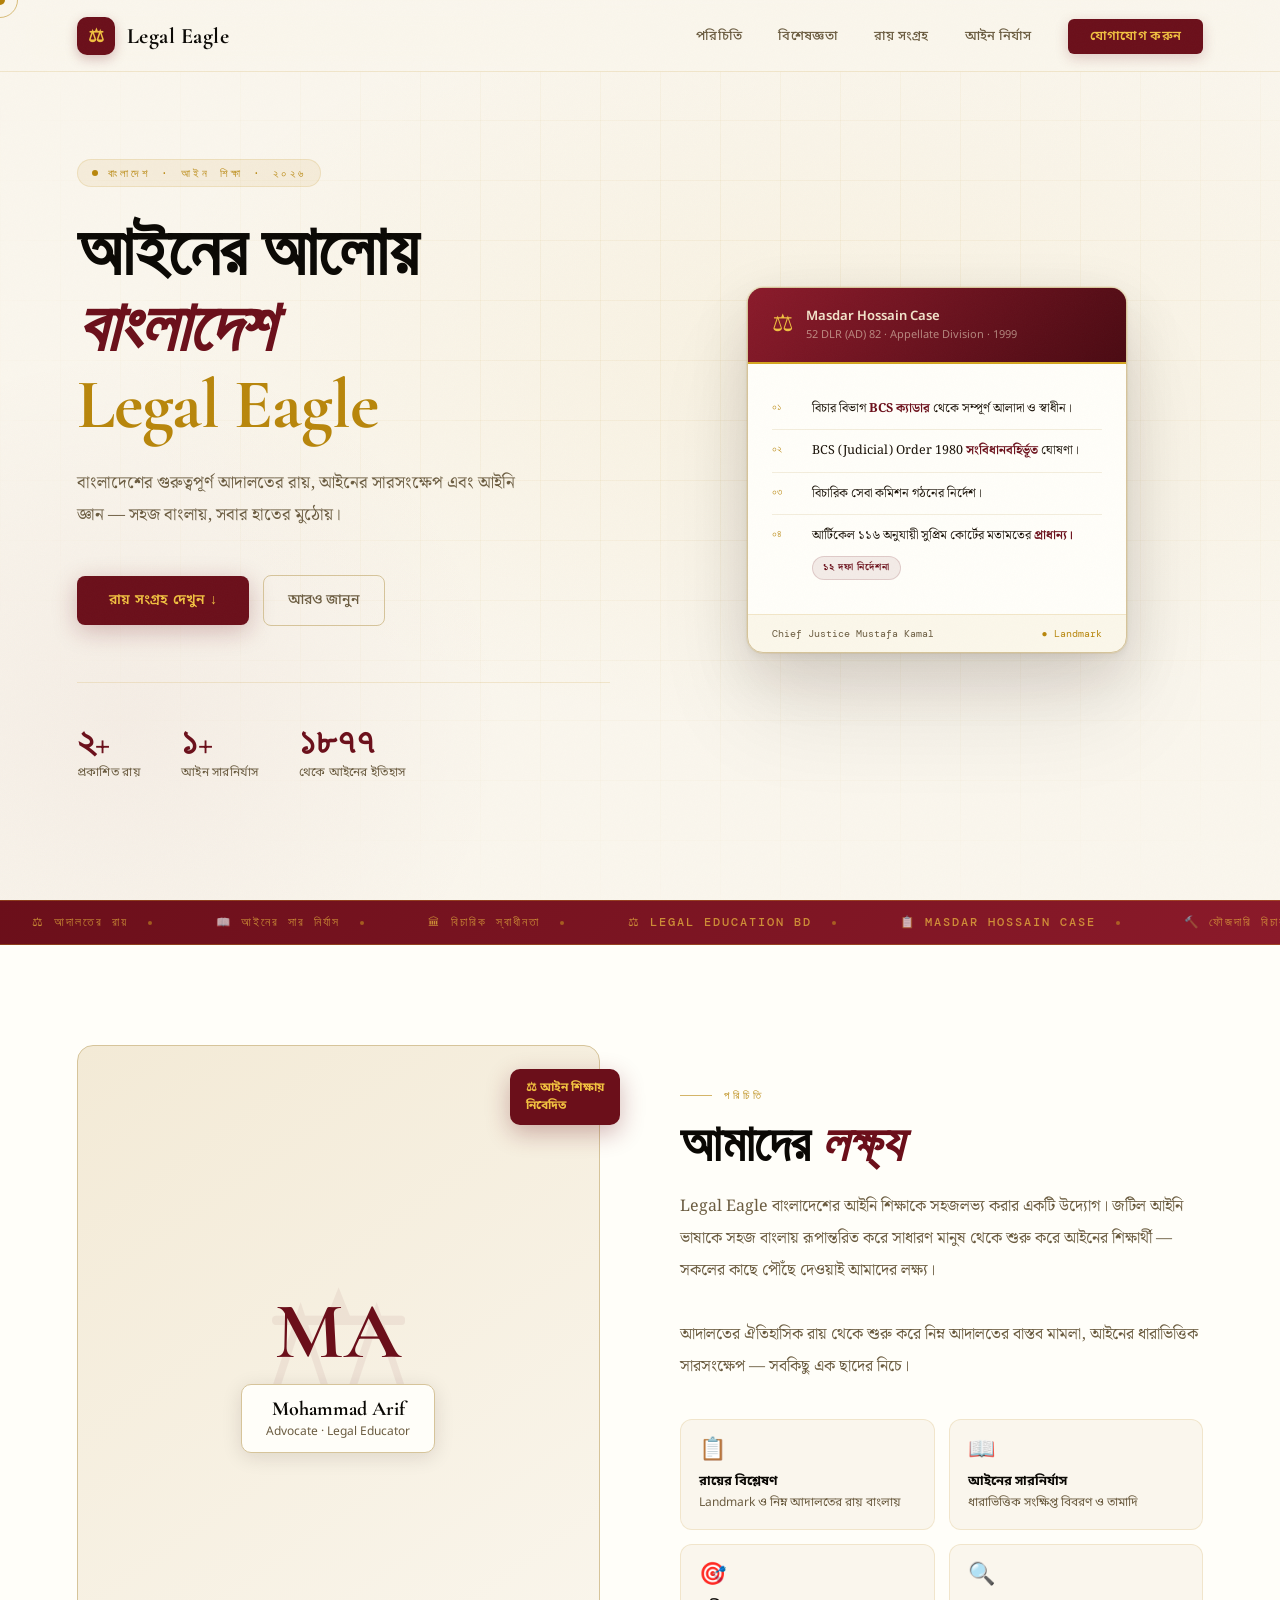
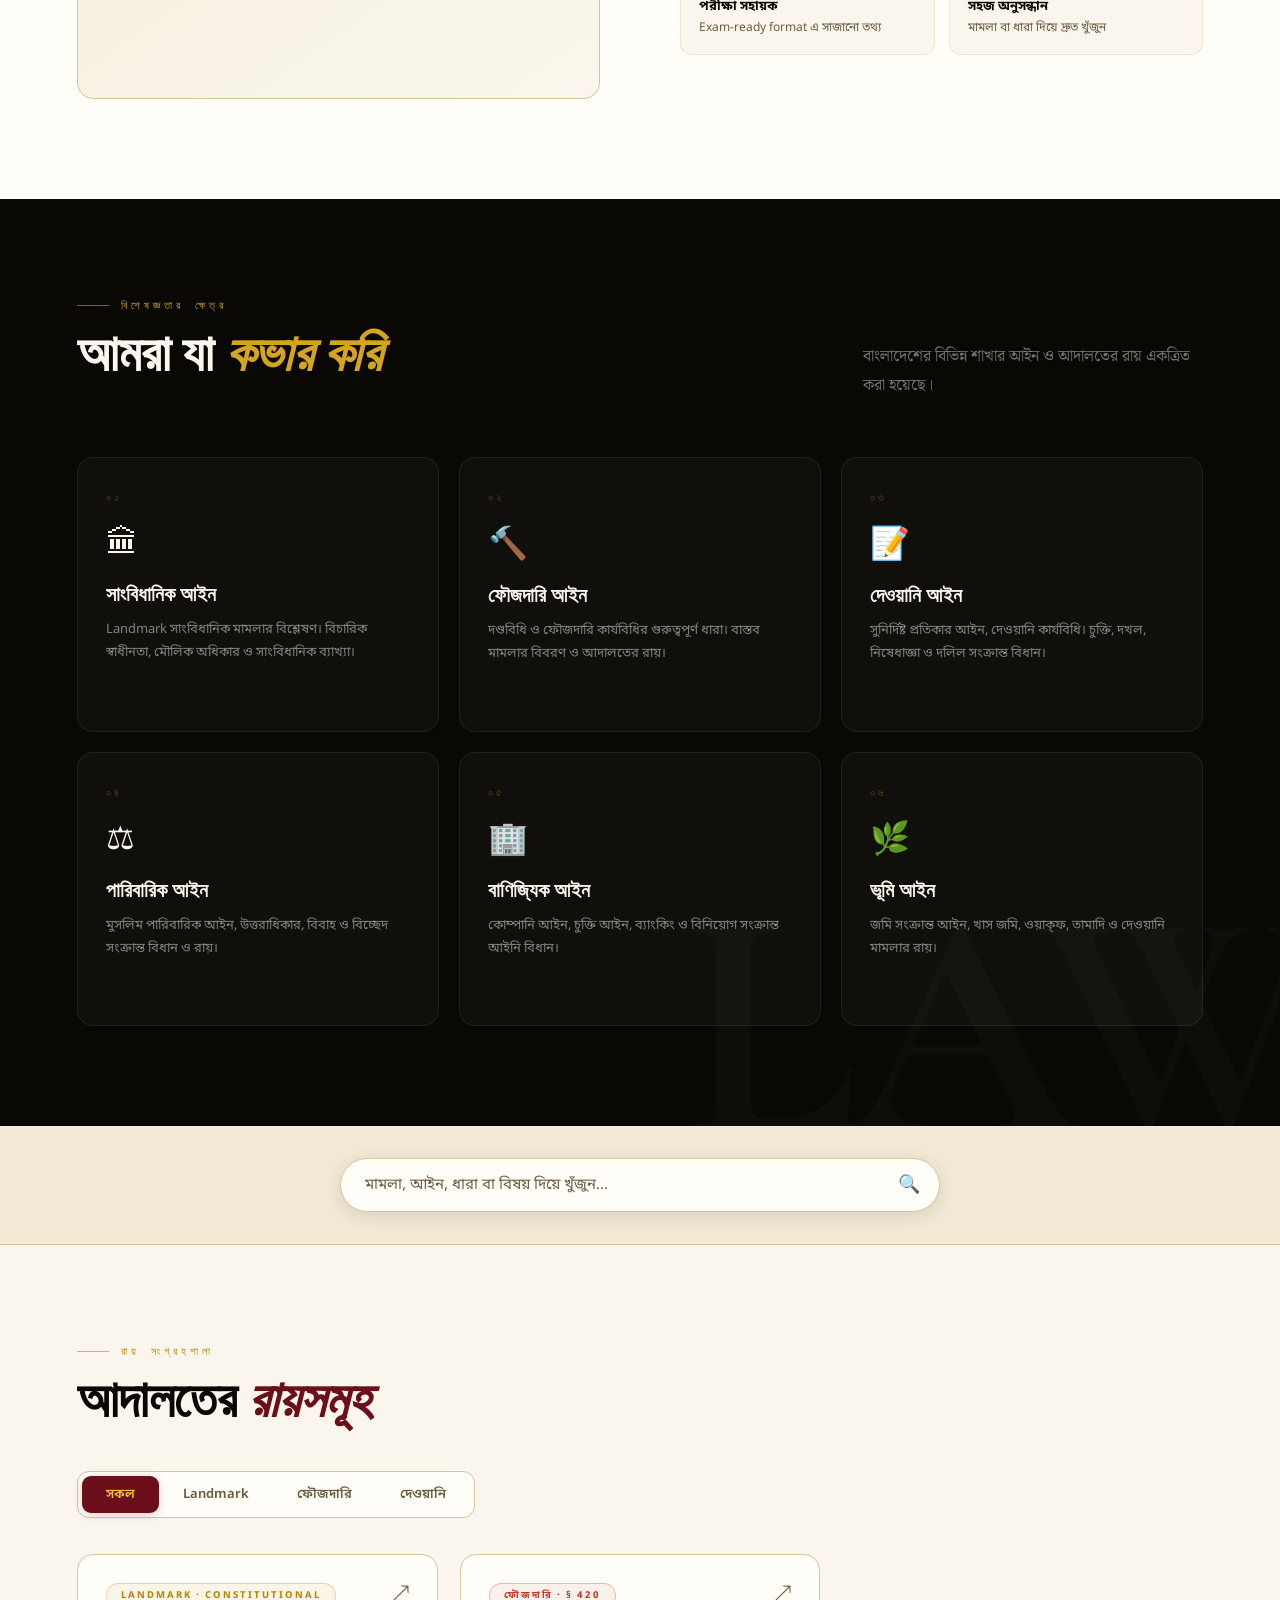
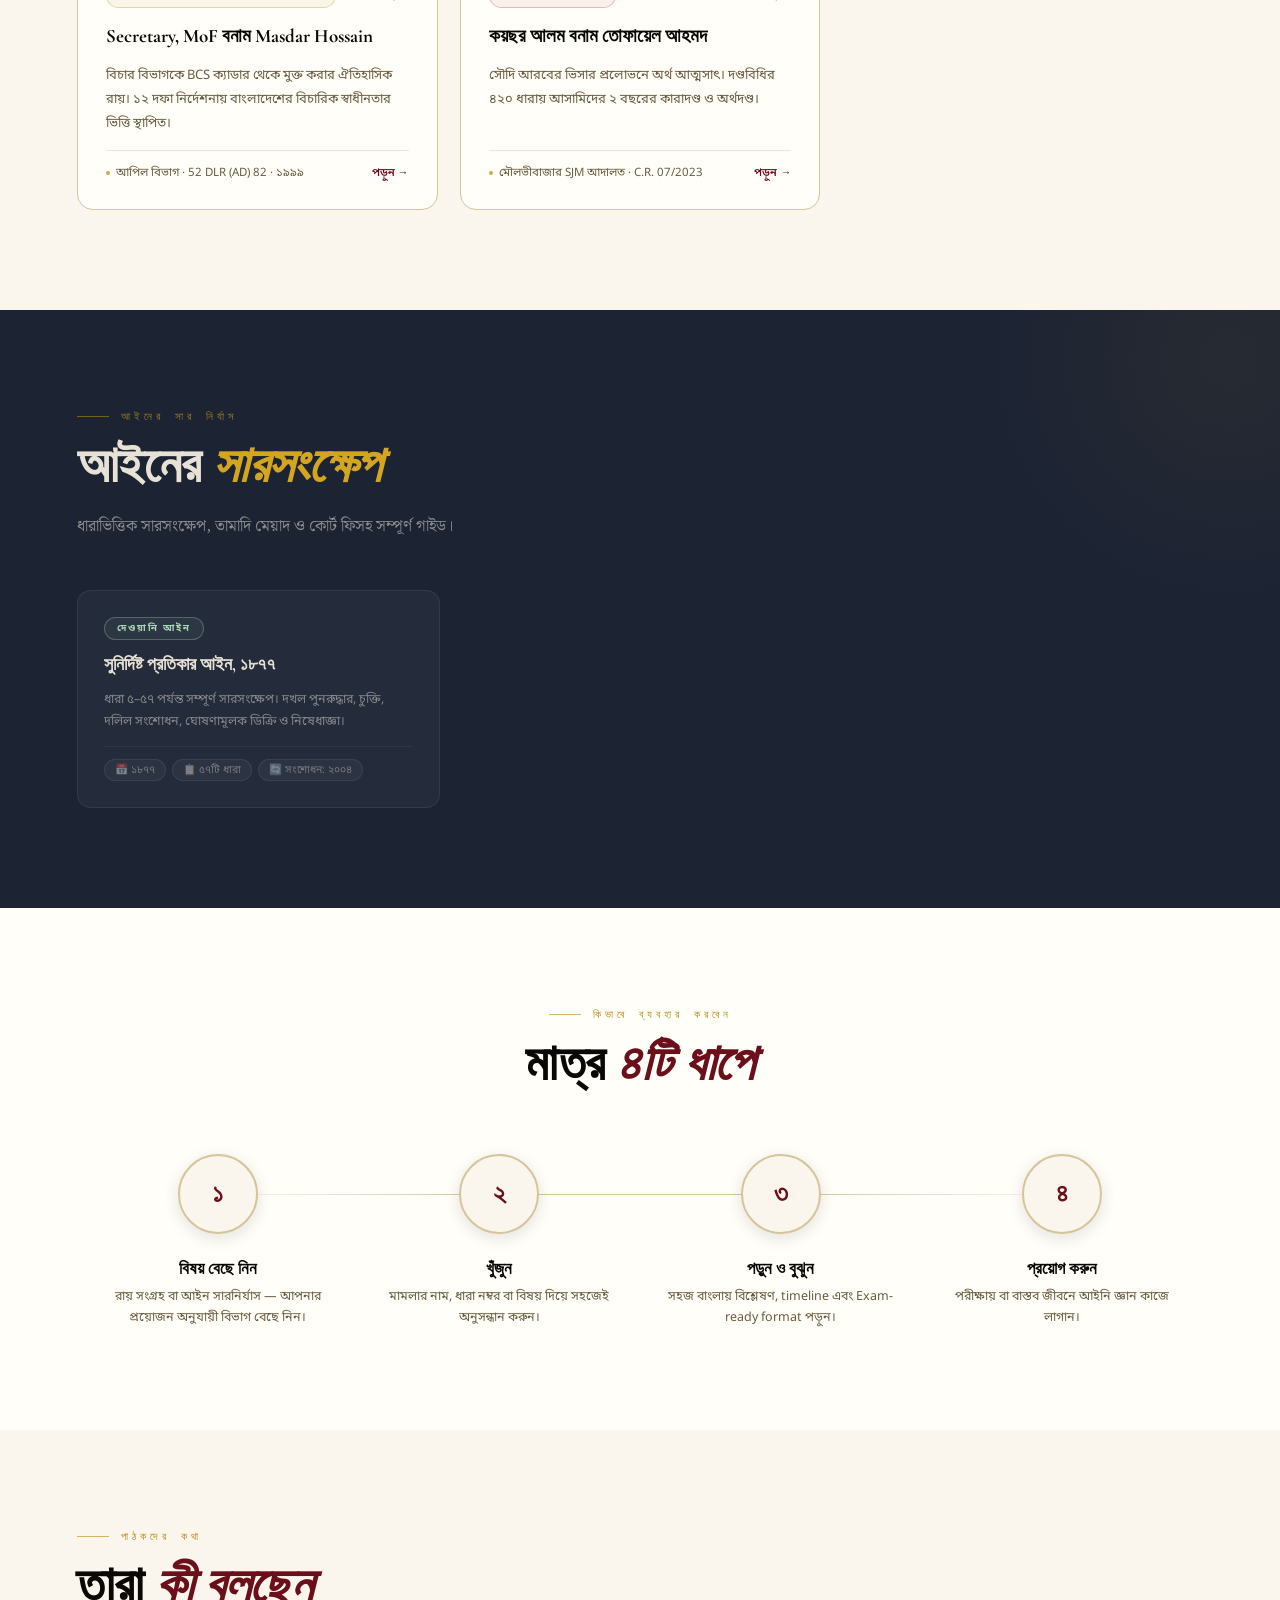
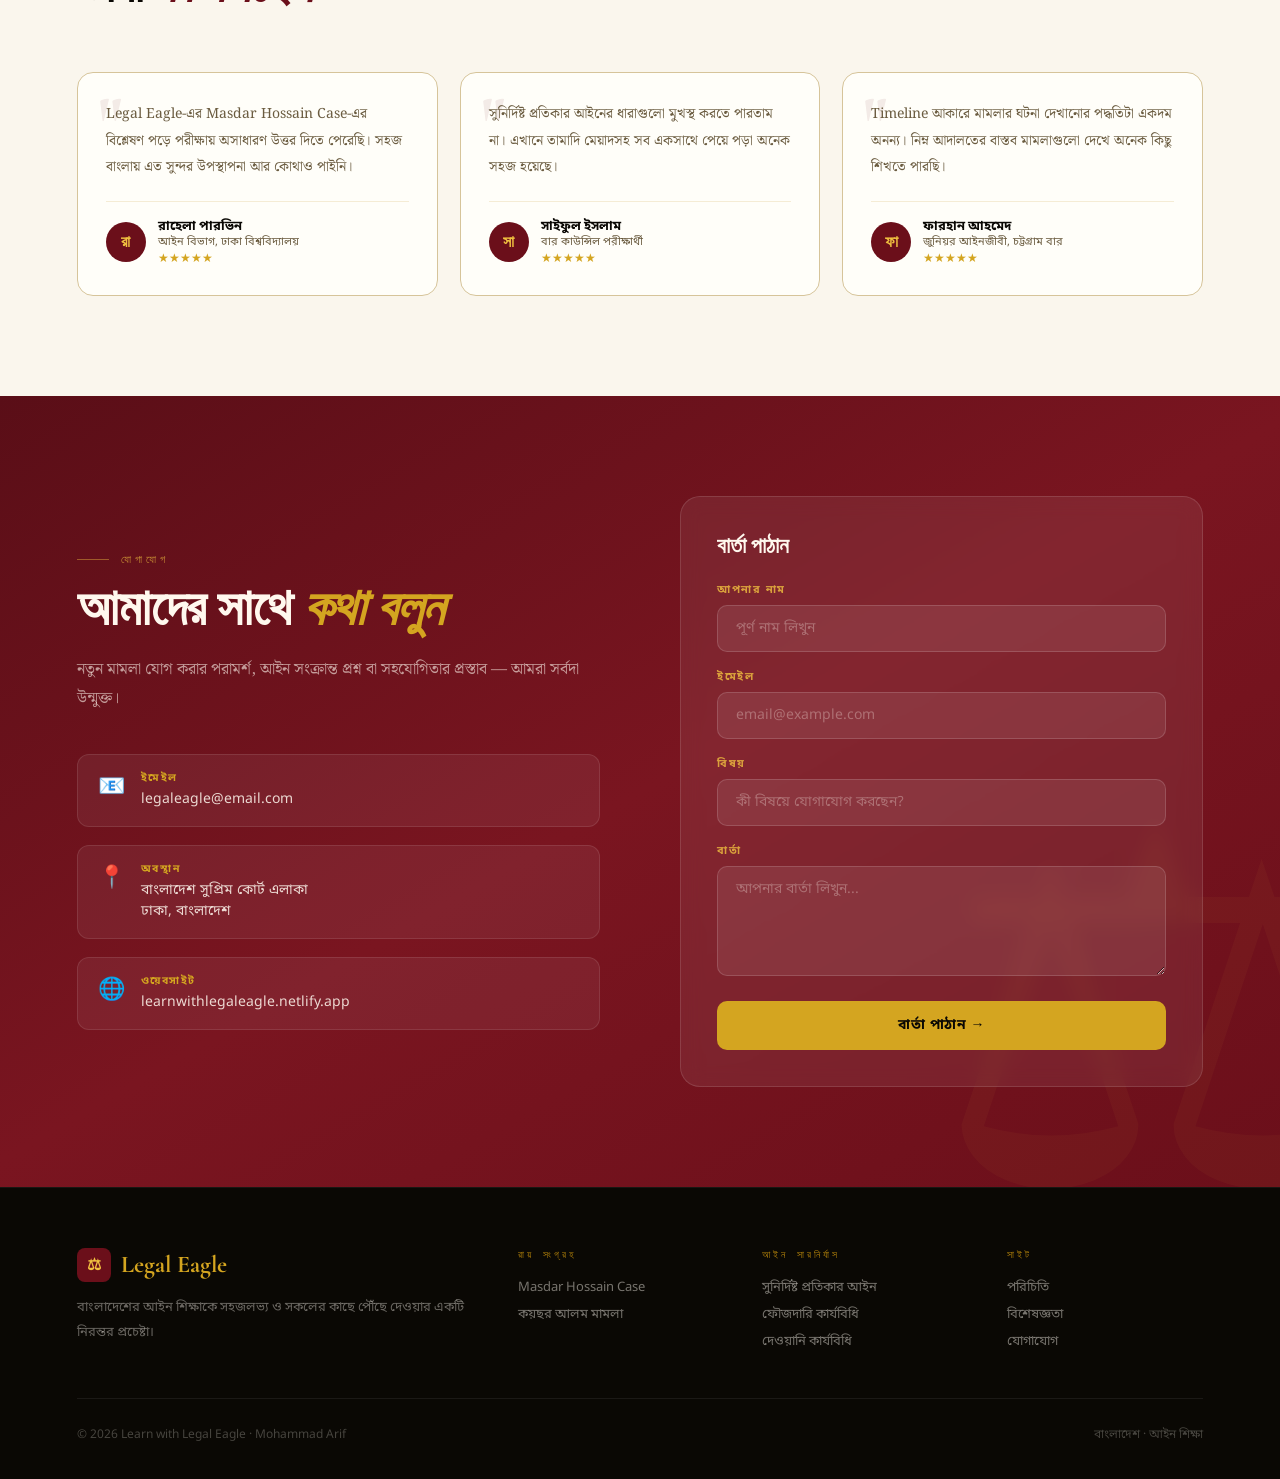
<file: legaleagle-new.html>
<!DOCTYPE html>
<html lang="bn">
<head>
<meta charset="UTF-8">
<meta name="viewport" content="width=device-width, initial-scale=1.0">
<title>Legal Eagle — আইনের আলোয় বাংলাদেশ</title>
<link rel="preconnect" href="https://fonts.googleapis.com">
<link href="https://fonts.googleapis.com/css2?family=Cormorant+Garamond:ital,wght@0,400;0,600;0,700;1,400;1,700&family=Noto+Sans+Bengali:wght@300;400;500;600;700&family=Noto+Serif+Bengali:wght@400;600;700&family=DM+Mono:wght@400;500&display=swap" rel="stylesheet">
<style>
/* ─── TOKENS ─── */
:root {
  --ink:        #0a0804;
  --parch:      #faf6ed;
  --parch2:     #f3ead6;
  --gold:       #b8860b;
  --gold2:      #d4a520;
  --gold3:      #f0c040;
  --crimson:    #6b0f1a;
  --crimson2:   #8b1a2a;
  --slate:      #1c2333;
  --slate2:     #263045;
  --text:       #1a1208;
  --muted:      #6b5c40;
  --border:     #d6c49a;
  --border2:    rgba(184,134,11,0.15);
  --shadow:     rgba(30,15,5,0.12);
  --white:      #fffef9;

  --f-display:  'Cormorant Garamond', Georgia, serif;
  --f-body:     'Noto Sans Bengali', sans-serif;
  --f-serif:    'Noto Serif Bengali', serif;
  --f-mono:     'DM Mono', monospace;
}

/* ─── RESET ─── */
*, *::before, *::after { margin:0; padding:0; box-sizing:border-box; }
html { scroll-behavior: smooth; font-size: 16px; }
body {
  font-family: var(--f-body);
  background: var(--parch);
  color: var(--text);
  overflow-x: hidden;
  cursor: none;
}
a { text-decoration: none; color: inherit; }
img { display: block; max-width: 100%; }

/* ─── CUSTOM CURSOR ─── */
.cursor {
  position: fixed;
  width: 10px; height: 10px;
  background: var(--gold);
  border-radius: 50%;
  pointer-events: none;
  z-index: 9999;
  transform: translate(-50%, -50%);
  transition: width .2s, height .2s, background .2s;
  mix-blend-mode: multiply;
}
.cursor-ring {
  position: fixed;
  width: 36px; height: 36px;
  border: 1.5px solid var(--gold);
  border-radius: 50%;
  pointer-events: none;
  z-index: 9998;
  transform: translate(-50%, -50%);
  transition: all .15s ease-out;
  opacity: 0.5;
}
body:has(a:hover) .cursor { width: 18px; height: 18px; }

/* ─── NOISE OVERLAY ─── */
body::after {
  content: '';
  position: fixed; inset: 0;
  background-image: url("data:image/svg+xml,%3Csvg xmlns='http://www.w3.org/2000/svg' width='300' height='300'%3E%3Cfilter id='n'%3E%3CfeTurbulence type='fractalNoise' baseFrequency='0.9' numOctaves='4' stitchTiles='stitch'/%3E%3C/filter%3E%3Crect width='300' height='300' filter='url(%23n)' opacity='0.025'/%3E%3C/svg%3E");
  pointer-events: none;
  z-index: 9000;
}

/* ─── NAV ─── */
.nav {
  position: fixed; top:0; left:0; right:0;
  z-index: 1000;
  display: flex; align-items: center; justify-content: space-between;
  padding: 0 6%;
  height: 72px;
  background: rgba(250,246,237,0.88);
  backdrop-filter: blur(24px) saturate(180%);
  border-bottom: 1px solid var(--border2);
}
.nav-logo {
  display: flex; align-items: center; gap: 12px;
  font-family: var(--f-display);
  font-size: 22px; font-weight: 700;
  color: var(--ink);
  letter-spacing: 0.5px;
}
.nav-logo-icon {
  width: 38px; height: 38px;
  background: var(--crimson);
  border-radius: 10px;
  display: flex; align-items: center; justify-content: center;
  font-size: 18px;
  color: var(--gold3);
  box-shadow: 0 4px 12px rgba(107,15,26,0.25);
}
.nav-links {
  display: flex; align-items: center; gap: 36px;
  list-style: none;
}
.nav-links a {
  font-size: 13px; font-weight: 500;
  color: var(--muted);
  letter-spacing: 0.3px;
  transition: color .2s;
  position: relative;
}
.nav-links a::after {
  content: '';
  position: absolute; bottom: -3px; left: 0; right: 0;
  height: 1px;
  background: var(--gold);
  transform: scaleX(0);
  transition: transform .25s;
  transform-origin: left;
}
.nav-links a:hover { color: var(--crimson); }
.nav-links a:hover::after { transform: scaleX(1); }
.nav-cta {
  background: var(--crimson);
  color: var(--gold3) !important;
  padding: 9px 22px !important;
  border-radius: 6px;
  font-weight: 600 !important;
  letter-spacing: 0.5px;
  transition: background .2s, transform .2s !important;
  box-shadow: 0 4px 14px rgba(107,15,26,0.2);
}
.nav-cta:hover { background: var(--crimson2) !important; transform: translateY(-1px); }
.nav-cta::after { display: none !important; }

/* ─── HERO ─── */
.hero {
  min-height: 100vh;
  display: grid;
  grid-template-columns: 1fr 1fr;
  align-items: center;
  padding: 100px 6% 60px;
  position: relative;
  overflow: hidden;
  gap: 60px;
}
.hero-bg {
  position: absolute; inset: 0;
  background:
    radial-gradient(ellipse 80% 60% at 65% 40%, rgba(212,165,32,0.06) 0%, transparent 70%),
    radial-gradient(ellipse 50% 70% at 10% 80%, rgba(107,15,26,0.04) 0%, transparent 60%);
  pointer-events: none;
}
.hero-lines {
  position: absolute; inset: 0;
  background-image:
    linear-gradient(rgba(184,134,11,0.06) 1px, transparent 1px),
    linear-gradient(90deg, rgba(184,134,11,0.06) 1px, transparent 1px);
  background-size: 60px 60px;
  pointer-events: none;
  mask-image: radial-gradient(ellipse at 60% 40%, black 20%, transparent 80%);
}
.hero-left { position: relative; z-index: 1; }
.hero-eyebrow {
  display: inline-flex; align-items: center; gap: 10px;
  font-family: var(--f-mono);
  font-size: 11px; letter-spacing: 3px;
  color: var(--gold);
  text-transform: uppercase;
  margin-bottom: 28px;
  padding: 6px 14px;
  background: rgba(184,134,11,0.08);
  border: 1px solid var(--border2);
  border-radius: 30px;
}
.hero-eyebrow::before { content: ''; width: 6px; height: 6px; border-radius: 50%; background: var(--gold); animation: blink 2s infinite; }
@keyframes blink { 0%,100%{opacity:1} 50%{opacity:0.2} }

.hero-title {
  font-family: var(--f-display);
  font-size: clamp(42px, 5.5vw, 76px);
  font-weight: 700;
  line-height: 1.08;
  letter-spacing: -1px;
  color: var(--ink);
  margin-bottom: 24px;
}
.hero-title em {
  font-style: italic;
  color: var(--crimson);
  display: block;
}
.hero-title .gold-word { color: var(--gold); }

.hero-desc {
  font-family: var(--f-serif);
  font-size: 17px; line-height: 1.9;
  color: var(--muted);
  max-width: 460px;
  margin-bottom: 44px;
}

.hero-actions { display: flex; gap: 14px; align-items: center; }
.btn-primary {
  display: inline-flex; align-items: center; gap: 10px;
  background: var(--crimson);
  color: var(--gold3);
  padding: 15px 32px;
  border-radius: 8px;
  font-family: var(--f-body);
  font-size: 14px; font-weight: 600;
  letter-spacing: 0.3px;
  box-shadow: 0 6px 24px rgba(107,15,26,0.25);
  transition: transform .2s, box-shadow .2s, background .2s;
}
.btn-primary:hover { transform: translateY(-3px); box-shadow: 0 12px 36px rgba(107,15,26,0.3); background: var(--crimson2); }
.btn-secondary {
  display: inline-flex; align-items: center; gap: 8px;
  color: var(--muted);
  font-size: 14px; font-weight: 500;
  padding: 15px 24px;
  border: 1px solid var(--border);
  border-radius: 8px;
  transition: border-color .2s, color .2s;
}
.btn-secondary:hover { border-color: var(--gold); color: var(--gold); }

.hero-stats {
  display: flex; gap: 40px;
  margin-top: 56px;
  padding-top: 40px;
  border-top: 1px solid var(--border2);
}
.stat-num {
  font-family: var(--f-display);
  font-size: 38px; font-weight: 700;
  color: var(--crimson);
  line-height: 1;
  margin-bottom: 4px;
}
.stat-label {
  font-size: 12px; color: var(--muted);
  letter-spacing: 0.3px;
}

/* HERO RIGHT — decorative law document */
.hero-right {
  position: relative; z-index: 1;
  display: flex; justify-content: center;
}
.doc-card {
  width: 380px;
  background: var(--white);
  border: 1px solid var(--border);
  border-radius: 16px;
  box-shadow:
    0 0 0 1px rgba(184,134,11,0.1),
    0 4px 6px rgba(30,15,5,0.05),
    0 20px 60px rgba(30,15,5,0.12),
    0 60px 100px rgba(30,15,5,0.08);
  overflow: hidden;
  animation: float 5s ease-in-out infinite;
  transform-origin: center;
}
@keyframes float {
  0%,100%{transform:translateY(0) rotate(-1deg)}
  50%{transform:translateY(-12px) rotate(0.5deg)}
}
.doc-card-header {
  background: var(--crimson);
  background-image: linear-gradient(135deg, #8b1a2a, #4a0a12);
  padding: 20px 24px;
  display: flex; align-items: center; gap: 12px;
  border-bottom: 2px solid var(--gold2);
}
.doc-card-header-icon { font-size: 24px; color: var(--gold3); }
.doc-card-header-text { color: rgba(255,248,220,0.9); font-size: 13px; font-weight: 600; line-height: 1.4; }
.doc-card-header-sub { color: rgba(255,248,220,0.5); font-size: 11px; margin-top: 2px; }
.doc-card-body { padding: 24px; }
.doc-row {
  display: flex; align-items: flex-start; gap: 12px;
  padding: 10px 0;
  border-bottom: 1px solid rgba(214,196,154,0.3);
}
.doc-row:last-child { border: none; }
.doc-row-num {
  font-family: var(--f-mono);
  font-size: 10px; font-weight: 500;
  color: var(--gold);
  min-width: 28px;
  padding-top: 2px;
}
.doc-row-text { font-family: var(--f-serif); font-size: 12.5px; color: var(--text); line-height: 1.7; }
.doc-row-text strong { color: var(--crimson); }
.doc-badge {
  display: inline-block;
  font-size: 9.5px; font-weight: 700;
  letter-spacing: 1px; text-transform: uppercase;
  padding: 3px 10px; border-radius: 20px;
  background: rgba(107,15,26,0.08);
  color: var(--crimson);
  border: 1px solid rgba(107,15,26,0.15);
  margin-top: 4px;
}
.doc-card-footer {
  background: rgba(184,134,11,0.06);
  border-top: 1px solid var(--border2);
  padding: 12px 24px;
  display: flex; justify-content: space-between; align-items: center;
  font-family: var(--f-mono); font-size: 10px; color: var(--muted);
}
.doc-card-footer .pulse { color: var(--gold); animation: blink 2s infinite; }

/* ─── MARQUEE ─── */
.marquee-wrap {
  background: var(--crimson);
  background-image: linear-gradient(135deg, #6b0f1a, #8b1a2a);
  padding: 14px 0;
  overflow: hidden;
  border-top: 1px solid rgba(212,165,32,0.3);
  border-bottom: 1px solid rgba(212,165,32,0.3);
}
.marquee-track {
  display: flex; gap: 0;
  animation: marquee 30s linear infinite;
  width: max-content;
}
@keyframes marquee { from{transform:translateX(0)} to{transform:translateX(-50%)} }
.marquee-item {
  display: flex; align-items: center; gap: 20px;
  padding: 0 32px;
  font-family: var(--f-mono);
  font-size: 11.5px; font-weight: 500;
  color: rgba(240,192,64,0.7);
  letter-spacing: 2px; text-transform: uppercase;
  white-space: nowrap;
}
.marquee-dot { width: 4px; height: 4px; border-radius: 50%; background: var(--gold2); opacity: 0.5; }

/* ─── SECTION COMMON ─── */
.section { padding: 100px 6%; }
.section-label {
  font-family: var(--f-mono);
  font-size: 10.5px; letter-spacing: 4px;
  color: var(--gold); text-transform: uppercase;
  margin-bottom: 14px;
  display: flex; align-items: center; gap: 12px;
}
.section-label::before {
  content: ''; width: 32px; height: 1px; background: var(--gold); opacity: 0.6;
}
.section-title {
  font-family: var(--f-display);
  font-size: clamp(32px, 4vw, 54px);
  font-weight: 700; line-height: 1.15;
  letter-spacing: -0.5px;
  color: var(--ink);
  margin-bottom: 16px;
}
.section-title em { font-style: italic; color: var(--crimson); }
.section-sub {
  font-family: var(--f-serif);
  font-size: 16px; line-height: 1.85;
  color: var(--muted);
  max-width: 540px;
}

/* ─── ABOUT ─── */
.about { background: var(--white); }
.about-grid {
  display: grid;
  grid-template-columns: 1fr 1fr;
  gap: 80px;
  align-items: center;
}
.about-visual {
  position: relative;
}
.about-img-wrap {
  width: 100%;
  aspect-ratio: 4/5;
  background: linear-gradient(145deg, var(--parch2), var(--parch));
  border: 1px solid var(--border);
  border-radius: 16px;
  display: flex; align-items: center; justify-content: center;
  overflow: hidden;
  position: relative;
}
.about-img-wrap::before {
  content: '⚖';
  font-size: 180px;
  opacity: 0.06;
  position: absolute;
  color: var(--crimson);
}
.about-img-inner {
  text-align: center;
  position: relative;
  z-index: 1;
}
.about-initials {
  font-family: var(--f-display);
  font-size: 80px; font-weight: 700;
  color: var(--crimson);
  line-height: 1;
  margin-bottom: 12px;
}
.about-name-card {
  background: var(--white);
  border: 1px solid var(--border);
  border-radius: 10px;
  padding: 12px 24px;
  box-shadow: 0 4px 20px var(--shadow);
}
.about-name { font-family: var(--f-display); font-size: 20px; font-weight: 700; color: var(--ink); }
.about-title { font-size: 12px; color: var(--muted); margin-top: 3px; }
.about-badge-float {
  position: absolute;
  top: 24px; right: -20px;
  background: var(--crimson);
  color: var(--gold3);
  padding: 10px 16px;
  border-radius: 10px;
  font-size: 12px; font-weight: 700;
  box-shadow: 0 8px 24px rgba(107,15,26,0.3);
  line-height: 1.5;
}

.about-content {}
.about-text {
  font-family: var(--f-serif);
  font-size: 16px; line-height: 2;
  color: var(--muted);
  margin-bottom: 32px;
}
.about-features {
  display: grid;
  grid-template-columns: 1fr 1fr;
  gap: 14px;
  margin-top: 36px;
}
.about-feature {
  background: var(--parch);
  border: 1px solid var(--border2);
  border-radius: 12px;
  padding: 16px 18px;
}
.af-icon { font-size: 22px; margin-bottom: 8px; }
.af-title { font-size: 13px; font-weight: 700; color: var(--ink); margin-bottom: 4px; }
.af-desc { font-size: 12px; color: var(--muted); line-height: 1.6; }

/* ─── PRACTICE AREAS ─── */
.practice { background: var(--ink); color: var(--parch); position: relative; overflow: hidden; }
.practice::before {
  content: 'LAW';
  position: absolute;
  font-family: var(--f-display);
  font-size: 320px; font-weight: 700;
  color: rgba(255,255,255,0.02);
  right: -40px; bottom: -60px;
  line-height: 1; pointer-events: none;
  letter-spacing: -10px;
}
.practice .section-label { color: var(--gold2); }
.practice .section-label::before { background: var(--gold2); }
.practice .section-title { color: var(--parch); }
.practice .section-title em { color: var(--gold2); }
.practice-header {
  display: flex; align-items: flex-end; justify-content: space-between;
  margin-bottom: 56px; gap: 40px;
}
.practice-grid {
  display: grid;
  grid-template-columns: repeat(3, 1fr);
  gap: 20px;
}
.practice-card {
  background: rgba(255,255,255,0.03);
  border: 1px solid rgba(255,255,255,0.07);
  border-radius: 16px;
  padding: 32px 28px;
  transition: background .25s, border-color .25s, transform .25s;
  cursor: pointer;
  position: relative;
  overflow: hidden;
}
.practice-card::before {
  content: '';
  position: absolute; top:0; left:0; right:0; height:2px;
  background: linear-gradient(to right, var(--gold), var(--gold2));
  transform: scaleX(0); transform-origin: left;
  transition: transform .3s;
}
.practice-card:hover { background: rgba(255,255,255,0.06); border-color: rgba(212,165,32,0.25); transform: translateY(-5px); }
.practice-card:hover::before { transform: scaleX(1); }
.pc-num {
  font-family: var(--f-mono);
  font-size: 11px; color: rgba(212,165,32,0.4);
  letter-spacing: 2px; margin-bottom: 20px;
}
.pc-icon { font-size: 32px; margin-bottom: 16px; }
.pc-title {
  font-family: var(--f-display);
  font-size: 20px; font-weight: 700;
  color: var(--parch); margin-bottom: 10px; line-height: 1.3;
}
.pc-desc { font-size: 13px; color: rgba(250,246,237,0.5); line-height: 1.8; }
.pc-link {
  margin-top: 20px;
  font-family: var(--f-mono);
  font-size: 10.5px; letter-spacing: 1.5px;
  color: var(--gold2);
  text-transform: uppercase;
  display: flex; align-items: center; gap: 6px;
  opacity: 0;
  transition: opacity .2s;
}
.practice-card:hover .pc-link { opacity: 1; }

/* ─── CASES ─── */
.cases-section { background: var(--parch); }
.cases-tabs {
  display: flex; gap: 0;
  background: var(--white);
  border: 1px solid var(--border);
  border-radius: 12px;
  padding: 4px; width: fit-content;
  margin: 40px 0 36px;
}
.cases-tab {
  padding: 10px 24px;
  border: none; background: transparent;
  font-family: var(--f-body); font-size: 13px; font-weight: 600;
  color: var(--muted);
  border-radius: 9px;
  cursor: pointer;
  transition: background .2s, color .2s;
}
.cases-tab.active {
  background: var(--crimson);
  color: var(--gold3);
  box-shadow: 0 2px 10px rgba(107,15,26,0.2);
}
.cases-grid {
  display: grid;
  grid-template-columns: repeat(auto-fill, minmax(340px, 1fr));
  gap: 22px;
}
.case-card {
  background: var(--white);
  border: 1px solid var(--border);
  border-radius: 16px;
  padding: 28px;
  display: flex; flex-direction: column; gap: 14px;
  transition: transform .25s, box-shadow .25s, border-color .25s;
  position: relative; overflow: hidden;
}
.case-card::after {
  content: '';
  position: absolute; bottom:0; left:0; right:0; height:3px;
  background: linear-gradient(to right, var(--crimson), var(--gold));
  transform: scaleX(0); transform-origin: left;
  transition: transform .3s;
}
.case-card:hover { transform: translateY(-5px); box-shadow: 0 20px 60px rgba(30,15,5,0.12); border-color: rgba(184,134,11,0.3); }
.case-card:hover::after { transform: scaleX(1); }
.cc-top { display: flex; align-items: flex-start; justify-content: space-between; gap: 12px; }
.badge {
  font-size: 9.5px; font-weight: 700; letter-spacing: 2px;
  text-transform: uppercase; padding: 5px 14px;
  border-radius: 100px; border: 1px solid;
}
.badge-cr { color: #c0392b; border-color: rgba(192,57,43,0.3); background: rgba(192,57,43,0.07); }
.badge-lm { color: var(--gold); border-color: rgba(184,134,11,0.3); background: rgba(184,134,11,0.07); }
.badge-lw { color: #27ae60; border-color: rgba(39,174,96,0.3); background: rgba(39,174,96,0.07); }
.cc-arrow { font-size: 20px; color: var(--muted); transition: transform .2s, color .2s; }
.case-card:hover .cc-arrow { color: var(--crimson); transform: translate(3px,-3px); }
.cc-title {
  font-family: var(--f-display);
  font-size: 19px; font-weight: 700; line-height: 1.4;
  color: var(--ink);
}
.cc-desc { font-size: 13px; color: var(--muted); line-height: 1.85; flex:1; }
.cc-meta {
  display: flex; align-items: center; justify-content: space-between;
  padding-top: 14px;
  border-top: 1px solid rgba(214,196,154,0.4);
  font-size: 11.5px; color: var(--muted);
}
.cc-court { display: flex; align-items: center; gap: 6px; }
.cc-court::before { content: ''; width:4px; height:4px; border-radius:50%; background:var(--gold); opacity:.7; }
.cc-read { color: var(--crimson); font-size: 11px; font-weight: 600; }

/* ─── LAWS SECTION ─── */
.laws-section { background: var(--slate); position: relative; overflow: hidden; }
.laws-section::before {
  content: '';
  position: absolute; top:-200px; right:-200px;
  width: 500px; height: 500px; border-radius: 50%;
  background: radial-gradient(circle, rgba(212,165,32,0.06) 0%, transparent 70%);
  pointer-events: none;
}
.laws-section .section-title { color: #e8e2d6; }
.laws-section .section-title em { color: var(--gold2); }
.laws-section .section-sub { color: rgba(232,226,214,0.55); }
.laws-header { display: flex; align-items: flex-end; justify-content: space-between; margin-bottom: 48px; gap: 40px; }
.law-cards { display: grid; grid-template-columns: repeat(auto-fill, minmax(300px, 1fr)); gap: 18px; }
.law-card {
  background: rgba(255,255,255,0.04);
  border: 1px solid rgba(255,255,255,0.07);
  border-radius: 14px; padding: 26px;
  display: flex; flex-direction: column; gap: 12px;
  transition: background .2s, border-color .2s, transform .2s;
  text-decoration: none; color: inherit;
}
.law-card:hover { background: rgba(255,255,255,0.07); border-color: rgba(212,165,32,0.25); transform: translateY(-4px); }
.lc-badge {
  font-size: 9.5px; font-weight: 700; letter-spacing: 2px;
  text-transform: uppercase; padding: 4px 12px;
  border-radius: 100px; border: 1px solid;
  color: #a8d5b5; border-color: rgba(168,213,181,0.3);
  background: rgba(168,213,181,0.07);
  width: fit-content;
}
.lc-title {
  font-family: var(--f-display);
  font-size: 18px; font-weight: 700; line-height: 1.4;
  color: #e8e2d6;
}
.lc-desc { font-size: 12.5px; color: rgba(232,226,214,0.5); line-height: 1.8; flex:1; }
.lc-pills { display: flex; flex-wrap: wrap; gap: 6px; padding-top: 12px; border-top: 1px solid rgba(255,255,255,0.06); }
.lc-pill { font-size: 10.5px; color: rgba(232,226,214,0.4); background: rgba(255,255,255,0.04); border: 1px solid rgba(255,255,255,0.07); border-radius: 20px; padding: 3px 10px; }

/* ─── PROCESS ─── */
.process { background: var(--white); }
.process-grid {
  display: grid;
  grid-template-columns: repeat(4, 1fr);
  gap: 0;
  margin-top: 60px;
  position: relative;
}
.process-grid::before {
  content: '';
  position: absolute;
  top: 40px; left: 10%; right: 10%;
  height: 1px;
  background: linear-gradient(to right, transparent, var(--border), var(--border), transparent);
}
.process-step {
  padding: 0 24px;
  text-align: center;
  position: relative;
}
.ps-num {
  width: 80px; height: 80px;
  border-radius: 50%;
  background: var(--parch);
  border: 2px solid var(--border);
  display: flex; align-items: center; justify-content: center;
  margin: 0 auto 24px;
  font-family: var(--f-display);
  font-size: 26px; font-weight: 700;
  color: var(--crimson);
  position: relative; z-index: 1;
  box-shadow: 0 4px 16px var(--shadow);
  transition: background .2s, border-color .2s, box-shadow .2s;
}
.process-step:hover .ps-num {
  background: var(--crimson);
  color: var(--gold3);
  border-color: var(--crimson);
  box-shadow: 0 8px 28px rgba(107,15,26,0.25);
}
.ps-title { font-family: var(--f-display); font-size: 17px; font-weight: 700; color: var(--ink); margin-bottom: 8px; }
.ps-desc { font-size: 12.5px; color: var(--muted); line-height: 1.75; }

/* ─── TESTIMONIALS ─── */
.testimonials { background: var(--parch); }
.test-grid { display: grid; grid-template-columns: repeat(3, 1fr); gap: 22px; margin-top: 56px; }
.test-card {
  background: var(--white);
  border: 1px solid var(--border);
  border-radius: 16px; padding: 28px;
  position: relative; overflow: hidden;
  transition: transform .2s, box-shadow .2s;
}
.test-card:hover { transform: translateY(-4px); box-shadow: 0 16px 48px var(--shadow); }
.test-quote-mark {
  font-family: var(--f-display);
  font-size: 80px; font-weight: 700;
  color: var(--crimson); opacity: 0.08;
  position: absolute; top: 12px; left: 20px;
  line-height: 1; pointer-events: none;
}
.test-text { font-family: var(--f-serif); font-size: 14px; line-height: 1.9; color: var(--muted); position: relative; z-index: 1; margin-bottom: 20px; }
.test-footer { display: flex; align-items: center; gap: 12px; padding-top: 16px; border-top: 1px solid var(--border2); }
.test-avatar {
  width: 40px; height: 40px; border-radius: 50%;
  background: var(--crimson);
  display: flex; align-items: center; justify-content: center;
  font-family: var(--f-display); font-size: 16px; font-weight: 700; color: var(--gold3);
  flex-shrink: 0;
}
.test-name { font-size: 13px; font-weight: 700; color: var(--ink); }
.test-role { font-size: 11px; color: var(--muted); }
.test-stars { color: var(--gold2); font-size: 12px; margin-top: 2px; }

/* ─── CONTACT ─── */
.contact { background: var(--crimson); background-image: linear-gradient(150deg, #5a0e17 0%, #7a1520 50%, #6b0f1a 100%); position: relative; overflow: hidden; }
.contact::before {
  content: '⚖';
  position: absolute; font-size: 500px; opacity: 0.04;
  right: -100px; bottom: -120px; line-height: 1; pointer-events: none;
  color: var(--gold3);
}
.contact .section-label { color: rgba(240,192,64,0.7); }
.contact .section-label::before { background: rgba(240,192,64,0.7); }
.contact-grid { display: grid; grid-template-columns: 1fr 1fr; gap: 80px; align-items: center; }
.contact-left .section-title { color: #fff8ee; }
.contact-left .section-title em { color: var(--gold2); }
.contact-left .section-sub { color: rgba(255,248,238,0.6); }
.contact-items { margin-top: 40px; display: flex; flex-direction: column; gap: 18px; }
.contact-item {
  display: flex; align-items: flex-start; gap: 16px;
  padding: 16px 20px;
  background: rgba(255,255,255,0.06);
  border: 1px solid rgba(255,255,255,0.1);
  border-radius: 12px;
  transition: background .2s;
}
.contact-item:hover { background: rgba(255,255,255,0.1); }
.ci-icon { font-size: 22px; flex-shrink: 0; margin-top: 2px; }
.ci-label { font-size: 10.5px; letter-spacing: 1.5px; color: var(--gold2); font-weight: 700; margin-bottom: 4px; }
.ci-value { font-size: 14px; color: rgba(255,248,238,0.85); line-height: 1.5; }

.contact-form {
  background: rgba(255,255,255,0.07);
  border: 1px solid rgba(255,255,255,0.12);
  border-radius: 20px; padding: 36px;
  backdrop-filter: blur(10px);
}
.form-title { font-family: var(--f-display); font-size: 22px; font-weight: 700; color: #fff8ee; margin-bottom: 24px; }
.form-group { margin-bottom: 18px; }
.form-label { display: block; font-size: 11px; font-weight: 700; letter-spacing: 1.5px; color: rgba(240,192,64,0.8); text-transform: uppercase; margin-bottom: 8px; }
.form-input, .form-textarea {
  width: 100%; padding: 13px 18px;
  background: rgba(255,255,255,0.08);
  border: 1px solid rgba(255,255,255,0.15);
  border-radius: 10px;
  color: #fff8ee;
  font-family: var(--f-body); font-size: 14px;
  outline: none;
  transition: border-color .2s, background .2s;
}
.form-input::placeholder, .form-textarea::placeholder { color: rgba(255,248,238,0.3); }
.form-input:focus, .form-textarea:focus { border-color: var(--gold2); background: rgba(255,255,255,0.12); }
.form-textarea { resize: vertical; min-height: 110px; }
.form-btn {
  width: 100%; padding: 15px;
  background: var(--gold2);
  color: var(--ink);
  border: none; border-radius: 10px;
  font-family: var(--f-body); font-size: 14px; font-weight: 700;
  cursor: pointer;
  transition: background .2s, transform .2s;
  letter-spacing: 0.5px;
}
.form-btn:hover { background: var(--gold3); transform: translateY(-2px); }

/* ─── FOOTER ─── */
.footer {
  background: var(--ink);
  padding: 60px 6% 36px;
  border-top: 1px solid rgba(255,255,255,0.06);
}
.footer-top {
  display: grid;
  grid-template-columns: 2fr 1fr 1fr 1fr;
  gap: 48px;
  padding-bottom: 48px;
  border-bottom: 1px solid rgba(255,255,255,0.07);
}
.ft-logo {
  font-family: var(--f-display);
  font-size: 24px; font-weight: 700;
  color: var(--gold2); margin-bottom: 14px;
  display: flex; align-items: center; gap: 10px;
}
.ft-logo-icon {
  width: 34px; height: 34px; background: var(--crimson);
  border-radius: 8px; display: flex; align-items: center; justify-content: center;
  font-size: 16px; color: var(--gold3);
}
.ft-desc { font-size: 13px; color: rgba(250,246,237,0.4); line-height: 1.9; }
.ft-col-title { font-family: var(--f-mono); font-size: 10px; letter-spacing: 3px; text-transform: uppercase; color: var(--gold); margin-bottom: 18px; }
.ft-links { display: flex; flex-direction: column; gap: 10px; }
.ft-links a { font-size: 13px; color: rgba(250,246,237,0.45); transition: color .2s; }
.ft-links a:hover { color: var(--gold2); }
.footer-bottom {
  display: flex; align-items: center; justify-content: space-between;
  padding-top: 28px;
  font-size: 12px; color: rgba(250,246,237,0.25);
}
.footer-bottom a { color: rgba(250,246,237,0.35); transition: color .2s; }
.footer-bottom a:hover { color: var(--gold2); }

/* ─── SEARCH BAR ─── */
.search-section { background: var(--parch2); padding: 32px 6%; border-bottom: 1px solid var(--border); }
.search-inner { max-width: 600px; margin: 0 auto; position: relative; }
.search-inner input {
  width: 100%; padding: 16px 56px 16px 24px;
  background: var(--white);
  border: 1px solid var(--border);
  border-radius: 100px;
  font-family: var(--f-body); font-size: 15px;
  color: var(--text); outline: none;
  box-shadow: 0 4px 20px var(--shadow);
  transition: border-color .3s, box-shadow .3s;
}
.search-inner input::placeholder { color: var(--muted); }
.search-inner input:focus { border-color: var(--gold); box-shadow: 0 0 0 3px rgba(184,134,11,0.1); }
.search-inner .s-icon { position: absolute; right: 20px; top: 50%; transform: translateY(-50%); font-size: 18px; color: var(--muted); }

/* ─── ANIMATIONS ─── */
.fade-up { opacity: 0; transform: translateY(32px); transition: opacity .7s ease, transform .7s ease; }
.fade-up.visible { opacity: 1; transform: none; }
.fade-up:nth-child(2) { transition-delay: .1s; }
.fade-up:nth-child(3) { transition-delay: .2s; }
.fade-up:nth-child(4) { transition-delay: .3s; }
.fade-up:nth-child(5) { transition-delay: .4s; }
.fade-up:nth-child(6) { transition-delay: .5s; }

/* ─── RESPONSIVE ─── */
@media (max-width: 900px) {
  .hero { grid-template-columns: 1fr; padding: 100px 6% 60px; }
  .hero-right { display: none; }
  .about-grid, .contact-grid { grid-template-columns: 1fr; gap: 48px; }
  .practice-grid { grid-template-columns: 1fr 1fr; }
  .test-grid { grid-template-columns: 1fr; }
  .footer-top { grid-template-columns: 1fr 1fr; }
  .process-grid { grid-template-columns: 1fr 1fr; }
  .process-grid::before { display: none; }
  .about-badge-float { display: none; }
}
@media (max-width: 600px) {
  .nav-links { display: none; }
  .practice-grid { grid-template-columns: 1fr; }
  .hero-stats { flex-direction: column; gap: 20px; }
  .footer-top { grid-template-columns: 1fr; }
  .about-features { grid-template-columns: 1fr; }
  .cases-grid { grid-template-columns: 1fr; }
  .law-cards { grid-template-columns: 1fr; }
  .process-grid { grid-template-columns: 1fr; }
}
</style>
</head>
<body>

<!-- CURSOR -->
<div class="cursor" id="cursor"></div>
<div class="cursor-ring" id="ring"></div>

<!-- NAV -->
<nav class="nav">
  <a href="#" class="nav-logo">
    <div class="nav-logo-icon">⚖</div>
    Legal Eagle
  </a>
  <ul class="nav-links">
    <li><a href="#about">পরিচিতি</a></li>
    <li><a href="#practice">বিশেষজ্ঞতা</a></li>
    <li><a href="#cases">রায় সংগ্রহ</a></li>
    <li><a href="#laws">আইন নির্যাস</a></li>
    <li><a href="#contact" class="nav-cta">যোগাযোগ করুন</a></li>
  </ul>
</nav>

<!-- HERO -->
<section class="hero" id="home">
  <div class="hero-bg"></div>
  <div class="hero-lines"></div>

  <div class="hero-left">
    <div class="hero-eyebrow">বাংলাদেশ · আইন শিক্ষা · ২০২৬</div>
    <h1 class="hero-title">
      আইনের আলোয়
      <em>বাংলাদেশ</em>
      <span class="gold-word">Legal Eagle</span>
    </h1>
    <p class="hero-desc">বাংলাদেশের গুরুত্বপূর্ণ আদালতের রায়, আইনের সারসংক্ষেপ এবং আইনি জ্ঞান — সহজ বাংলায়, সবার হাতের মুঠোয়।</p>
    <div class="hero-actions">
      <a href="#cases" class="btn-primary">রায় সংগ্রহ দেখুন ↓</a>
      <a href="#about" class="btn-secondary">আরও জানুন</a>
    </div>
    <div class="hero-stats">
      <div>
        <div class="stat-num">২+</div>
        <div class="stat-label">প্রকাশিত রায়</div>
      </div>
      <div>
        <div class="stat-num">১+</div>
        <div class="stat-label">আইন সারনির্যাস</div>
      </div>
      <div>
        <div class="stat-num">১৮৭৭</div>
        <div class="stat-label">থেকে আইনের ইতিহাস</div>
      </div>
    </div>
  </div>

  <div class="hero-right">
    <div class="doc-card">
      <div class="doc-card-header">
        <div class="doc-card-header-icon">⚖</div>
        <div>
          <div class="doc-card-header-text">Masdar Hossain Case</div>
          <div class="doc-card-header-sub">52 DLR (AD) 82 · Appellate Division · 1999</div>
        </div>
      </div>
      <div class="doc-card-body">
        <div class="doc-row">
          <div class="doc-row-num">০১</div>
          <div class="doc-row-text">বিচার বিভাগ <strong>BCS ক্যাডার</strong> থেকে সম্পূর্ণ আলাদা ও স্বাধীন।</div>
        </div>
        <div class="doc-row">
          <div class="doc-row-num">০২</div>
          <div class="doc-row-text">BCS (Judicial) Order 1980 <strong>সংবিধানবহির্ভূত</strong> ঘোষণা।</div>
        </div>
        <div class="doc-row">
          <div class="doc-row-num">০৩</div>
          <div class="doc-row-text">বিচারিক সেবা কমিশন গঠনের নির্দেশ।</div>
        </div>
        <div class="doc-row">
          <div class="doc-row-num">০৪</div>
          <div class="doc-row-text">আর্টিকেল ১১৬ অনুযায়ী সুপ্রিম কোর্টের মতামতের <strong>প্রাধান্য।</strong>
            <div style="margin-top:6px"><span class="doc-badge">১২ দফা নির্দেশনা</span></div>
          </div>
        </div>
      </div>
      <div class="doc-card-footer">
        <span>Chief Justice Mustafa Kamal</span>
        <span class="pulse">● Landmark</span>
      </div>
    </div>
  </div>
</section>

<!-- MARQUEE -->
<div class="marquee-wrap">
  <div class="marquee-track">
    <div class="marquee-item">⚖ আদালতের রায় <div class="marquee-dot"></div></div>
    <div class="marquee-item">📖 আইনের সার নির্যাস <div class="marquee-dot"></div></div>
    <div class="marquee-item">🏛 বিচারিক স্বাধীনতা <div class="marquee-dot"></div></div>
    <div class="marquee-item">⚖ Legal Education BD <div class="marquee-dot"></div></div>
    <div class="marquee-item">📋 Masdar Hossain Case <div class="marquee-dot"></div></div>
    <div class="marquee-item">🔨 ফৌজদারি বিচার <div class="marquee-dot"></div></div>
    <div class="marquee-item">📜 সুনির্দিষ্ট প্রতিকার আইন <div class="marquee-dot"></div></div>
    <div class="marquee-item">⚖ আদালতের রায় <div class="marquee-dot"></div></div>
    <div class="marquee-item">📖 আইনের সার নির্যাস <div class="marquee-dot"></div></div>
    <div class="marquee-item">🏛 বিচারিক স্বাধীনতা <div class="marquee-dot"></div></div>
    <div class="marquee-item">⚖ Legal Education BD <div class="marquee-dot"></div></div>
    <div class="marquee-item">📋 Masdar Hossain Case <div class="marquee-dot"></div></div>
    <div class="marquee-item">🔨 ফৌজদারি বিচার <div class="marquee-dot"></div></div>
    <div class="marquee-item">📜 সুনির্দিষ্ট প্রতিকার আইন <div class="marquee-dot"></div></div>
  </div>
</div>

<!-- ABOUT -->
<section class="section about" id="about">
  <div class="about-grid">
    <div class="about-visual">
      <div class="about-img-wrap">
        <div class="about-img-inner">
          <div class="about-initials">MA</div>
          <div class="about-name-card">
            <div class="about-name">Mohammad Arif</div>
            <div class="about-title">Advocate · Legal Educator</div>
          </div>
        </div>
      </div>
      <div class="about-badge-float">
        ⚖ আইন শিক্ষায়<br>নিবেদিত
      </div>
    </div>
    <div class="about-content">
      <div class="section-label">পরিচিতি</div>
      <h2 class="section-title">আমাদের <em>লক্ষ্য</em></h2>
      <p class="about-text">
        Legal Eagle বাংলাদেশের আইনি শিক্ষাকে সহজলভ্য করার একটি উদ্যোগ। জটিল আইনি ভাষাকে সহজ বাংলায় রূপান্তরিত করে সাধারণ মানুষ থেকে শুরু করে আইনের শিক্ষার্থী — সকলের কাছে পৌঁছে দেওয়াই আমাদের লক্ষ্য।
      </p>
      <p class="about-text">
        আদালতের ঐতিহাসিক রায় থেকে শুরু করে নিম্ন আদালতের বাস্তব মামলা, আইনের ধারাভিত্তিক সারসংক্ষেপ — সবকিছু এক ছাদের নিচে।
      </p>
      <div class="about-features">
        <div class="about-feature fade-up">
          <div class="af-icon">📋</div>
          <div class="af-title">রায়ের বিশ্লেষণ</div>
          <div class="af-desc">Landmark ও নিম্ন আদালতের রায় বাংলায়</div>
        </div>
        <div class="about-feature fade-up">
          <div class="af-icon">📖</div>
          <div class="af-title">আইনের সারনির্যাস</div>
          <div class="af-desc">ধারাভিত্তিক সংক্ষিপ্ত বিবরণ ও তামাদি</div>
        </div>
        <div class="about-feature fade-up">
          <div class="af-icon">🎯</div>
          <div class="af-title">পরীক্ষা সহায়ক</div>
          <div class="af-desc">Exam-ready format এ সাজানো তথ্য</div>
        </div>
        <div class="about-feature fade-up">
          <div class="af-icon">🔍</div>
          <div class="af-title">সহজ অনুসন্ধান</div>
          <div class="af-desc">মামলা বা ধারা দিয়ে দ্রুত খুঁজুন</div>
        </div>
      </div>
    </div>
  </div>
</section>

<!-- PRACTICE AREAS -->
<section class="section practice" id="practice">
  <div class="practice-header">
    <div>
      <div class="section-label">বিশেষজ্ঞতার ক্ষেত্র</div>
      <h2 class="section-title">আমরা যা <em>কভার করি</em></h2>
    </div>
    <p class="section-sub" style="color:rgba(250,246,237,0.45);max-width:340px;">বাংলাদেশের বিভিন্ন শাখার আইন ও আদালতের রায় একত্রিত করা হয়েছে।</p>
  </div>
  <div class="practice-grid">
    <div class="practice-card fade-up">
      <div class="pc-num">০১</div>
      <div class="pc-icon">🏛</div>
      <div class="pc-title">সাংবিধানিক আইন</div>
      <div class="pc-desc">Landmark সাংবিধানিক মামলার বিশ্লেষণ। বিচারিক স্বাধীনতা, মৌলিক অধিকার ও সাংবিধানিক ব্যাখ্যা।</div>
      <div class="pc-link">বিস্তারিত →</div>
    </div>
    <div class="practice-card fade-up">
      <div class="pc-num">০২</div>
      <div class="pc-icon">🔨</div>
      <div class="pc-title">ফৌজদারি আইন</div>
      <div class="pc-desc">দণ্ডবিধি ও ফৌজদারি কার্যবিধির গুরুত্বপূর্ণ ধারা। বাস্তব মামলার বিবরণ ও আদালতের রায়।</div>
      <div class="pc-link">বিস্তারিত →</div>
    </div>
    <div class="practice-card fade-up">
      <div class="pc-num">০৩</div>
      <div class="pc-icon">📝</div>
      <div class="pc-title">দেওয়ানি আইন</div>
      <div class="pc-desc">সুনির্দিষ্ট প্রতিকার আইন, দেওয়ানি কার্যবিধি। চুক্তি, দখল, নিষেধাজ্ঞা ও দলিল সংক্রান্ত বিধান।</div>
      <div class="pc-link">বিস্তারিত →</div>
    </div>
    <div class="practice-card fade-up">
      <div class="pc-num">০৪</div>
      <div class="pc-icon">⚖</div>
      <div class="pc-title">পারিবারিক আইন</div>
      <div class="pc-desc">মুসলিম পারিবারিক আইন, উত্তরাধিকার, বিবাহ ও বিচ্ছেদ সংক্রান্ত বিধান ও রায়।</div>
      <div class="pc-link">শীঘ্রই আসছে →</div>
    </div>
    <div class="practice-card fade-up">
      <div class="pc-num">০৫</div>
      <div class="pc-icon">🏢</div>
      <div class="pc-title">বাণিজ্যিক আইন</div>
      <div class="pc-desc">কোম্পানি আইন, চুক্তি আইন, ব্যাংকিং ও বিনিয়োগ সংক্রান্ত আইনি বিধান।</div>
      <div class="pc-link">শীঘ্রই আসছে →</div>
    </div>
    <div class="practice-card fade-up">
      <div class="pc-num">০৬</div>
      <div class="pc-icon">🌿</div>
      <div class="pc-title">ভূমি আইন</div>
      <div class="pc-desc">জমি সংক্রান্ত আইন, খাস জমি, ওয়াক্ফ, তামাদি ও দেওয়ানি মামলার রায়।</div>
      <div class="pc-link">শীঘ্রই আসছে →</div>
    </div>
  </div>
</section>

<!-- SEARCH -->
<div class="search-section" id="search">
  <div class="search-inner">
    <input type="text" id="searchInput" placeholder="মামলা, আইন, ধারা বা বিষয় দিয়ে খুঁজুন..." oninput="filterAll()">
    <span class="s-icon">🔍</span>
  </div>
</div>

<!-- CASES -->
<section class="section cases-section" id="cases">
  <div class="section-label">রায় সংগ্রহশালা</div>
  <h2 class="section-title">আদালতের <em>রায়সমূহ</em></h2>

  <div class="cases-tabs">
    <button class="cases-tab active" onclick="filterCases('all',this)">সকল</button>
    <button class="cases-tab" onclick="filterCases('landmark',this)">Landmark</button>
    <button class="cases-tab" onclick="filterCases('criminal',this)">ফৌজদারি</button>
    <button class="cases-tab" onclick="filterCases('civil',this)">দেওয়ানি</button>
  </div>

  <div class="cases-grid" id="caseGrid">
    <a href="masdar" class="case-card fade-up" data-cat="landmark" data-keywords="মাসদার হোসাইন masdar hossain বিচার বিভাগ পৃথকীকরণ সুপ্রিম কোর্ট bcs judicial independence constitutional">
      <div class="cc-top">
        <span class="badge badge-lm">Landmark · Constitutional</span>
        <span class="cc-arrow">↗</span>
      </div>
      <div class="cc-title">Secretary, MoF বনাম Masdar Hossain</div>
      <div class="cc-desc">বিচার বিভাগকে BCS ক্যাডার থেকে মুক্ত করার ঐতিহাসিক রায়। ১২ দফা নির্দেশনায় বাংলাদেশের বিচারিক স্বাধীনতার ভিত্তি স্থাপিত।</div>
      <div class="cc-meta">
        <span class="cc-court">আপিল বিভাগ · 52 DLR (AD) 82 · ১৯৯৯</span>
        <span class="cc-read">পড়ুন →</span>
      </div>
    </a>

    <a href="case 03" class="case-card fade-up" data-cat="criminal" data-keywords="কয়ছর আলম তোফায়েল আহমদ ফৌজদারি ৪২০ প্রতারণা visa ইব্রাহিম penal code">
      <div class="cc-top">
        <span class="badge badge-cr">ফৌজদারি · § 420</span>
        <span class="cc-arrow">↗</span>
      </div>
      <div class="cc-title">কয়ছর আলম বনাম তোফায়েল আহমদ</div>
      <div class="cc-desc">সৌদি আরবের ভিসার প্রলোভনে অর্থ আত্মসাৎ। দণ্ডবিধির ৪২০ ধারায় আসামিদের ২ বছরের কারাদণ্ড ও অর্থদণ্ড।</div>
      <div class="cc-meta">
        <span class="cc-court">মৌলভীবাজার SJM আদালত · C.R. 07/2023</span>
        <span class="cc-read">পড়ুন →</span>
      </div>
    </a>
  </div>
</section>

<!-- LAWS -->
<section class="section laws-section" id="laws">
  <div class="laws-header">
    <div>
      <div class="section-label" style="color:rgba(212,165,32,0.7)">আইনের সার নির্যাস</div>
      <h2 class="section-title">আইনের <em>সারসংক্ষেপ</em></h2>
      <p class="section-sub">ধারাভিত্তিক সারসংক্ষেপ, তামাদি মেয়াদ ও কোর্ট ফিসহ সম্পূর্ণ গাইড।</p>
    </div>
  </div>
  <div class="law-cards" id="lawGrid">
    <a href="law-sunirdishtho" class="law-card fade-up" data-keywords="সুনির্দিষ্ট প্রতিকার আইন ১৮৭৭ দখল নিষেধাজ্ঞা ঘোষণা চুক্তি specific relief">
      <div class="lc-badge">দেওয়ানি আইন</div>
      <div class="lc-title">সুনির্দিষ্ট প্রতিকার আইন, ১৮৭৭</div>
      <div class="lc-desc">ধারা ৫–৫৭ পর্যন্ত সম্পূর্ণ সারসংক্ষেপ। দখল পুনরুদ্ধার, চুক্তি, দলিল সংশোধন, ঘোষণামূলক ডিক্রি ও নিষেধাজ্ঞা।</div>
      <div class="lc-pills">
        <span class="lc-pill">📅 ১৮৭৭</span>
        <span class="lc-pill">📋 ৫৭টি ধারা</span>
        <span class="lc-pill">🔄 সংশোধন: ২০০৪</span>
      </div>
    </a>
  </div>
</section>

<!-- PROCESS -->
<section class="section process">
  <div style="text-align:center;margin-bottom:16px">
    <div class="section-label" style="justify-content:center">কিভাবে ব্যবহার করবেন</div>
    <h2 class="section-title">মাত্র <em>৪টি ধাপে</em></h2>
  </div>
  <div class="process-grid">
    <div class="process-step fade-up">
      <div class="ps-num">১</div>
      <div class="ps-title">বিষয় বেছে নিন</div>
      <div class="ps-desc">রায় সংগ্রহ বা আইন সারনির্যাস — আপনার প্রয়োজন অনুযায়ী বিভাগ বেছে নিন।</div>
    </div>
    <div class="process-step fade-up">
      <div class="ps-num">২</div>
      <div class="ps-title">খুঁজুন</div>
      <div class="ps-desc">মামলার নাম, ধারা নম্বর বা বিষয় দিয়ে সহজেই অনুসন্ধান করুন।</div>
    </div>
    <div class="process-step fade-up">
      <div class="ps-num">৩</div>
      <div class="ps-title">পড়ুন ও বুঝুন</div>
      <div class="ps-desc">সহজ বাংলায় বিশ্লেষণ, timeline এবং Exam-ready format পড়ুন।</div>
    </div>
    <div class="process-step fade-up">
      <div class="ps-num">৪</div>
      <div class="ps-title">প্রয়োগ করুন</div>
      <div class="ps-desc">পরীক্ষায় বা বাস্তব জীবনে আইনি জ্ঞান কাজে লাগান।</div>
    </div>
  </div>
</section>

<!-- TESTIMONIALS -->
<section class="section testimonials">
  <div class="section-label">পাঠকদের কথা</div>
  <h2 class="section-title">তারা <em>কী বলছেন</em></h2>
  <div class="test-grid">
    <div class="test-card fade-up">
      <div class="test-quote-mark">"</div>
      <div class="test-text">Legal Eagle-এর Masdar Hossain Case-এর বিশ্লেষণ পড়ে পরীক্ষায় অসাধারণ উত্তর দিতে পেরেছি। সহজ বাংলায় এত সুন্দর উপস্থাপনা আর কোথাও পাইনি।</div>
      <div class="test-footer">
        <div class="test-avatar">রা</div>
        <div>
          <div class="test-name">রাহেলা পারভিন</div>
          <div class="test-role">আইন বিভাগ, ঢাকা বিশ্ববিদ্যালয়</div>
          <div class="test-stars">★★★★★</div>
        </div>
      </div>
    </div>
    <div class="test-card fade-up">
      <div class="test-quote-mark">"</div>
      <div class="test-text">সুনির্দিষ্ট প্রতিকার আইনের ধারাগুলো মুখস্থ করতে পারতাম না। এখানে তামাদি মেয়াদসহ সব একসাথে পেয়ে পড়া অনেক সহজ হয়েছে।</div>
      <div class="test-footer">
        <div class="test-avatar">সা</div>
        <div>
          <div class="test-name">সাইফুল ইসলাম</div>
          <div class="test-role">বার কাউন্সিল পরীক্ষার্থী</div>
          <div class="test-stars">★★★★★</div>
        </div>
      </div>
    </div>
    <div class="test-card fade-up">
      <div class="test-quote-mark">"</div>
      <div class="test-text">Timeline আকারে মামলার ঘটনা দেখানোর পদ্ধতিটা একদম অনন্য। নিম্ন আদালতের বাস্তব মামলাগুলো দেখে অনেক কিছু শিখতে পারছি।</div>
      <div class="test-footer">
        <div class="test-avatar">ফা</div>
        <div>
          <div class="test-name">ফারহান আহমেদ</div>
          <div class="test-role">জুনিয়র আইনজীবী, চট্টগ্রাম বার</div>
          <div class="test-stars">★★★★★</div>
        </div>
      </div>
    </div>
  </div>
</section>

<!-- CONTACT -->
<section class="section contact" id="contact">
  <div class="contact-grid">
    <div class="contact-left">
      <div class="section-label">যোগাযোগ</div>
      <h2 class="section-title">আমাদের সাথে <em>কথা বলুন</em></h2>
      <p class="section-sub">নতুন মামলা যোগ করার পরামর্শ, আইন সংক্রান্ত প্রশ্ন বা সহযোগিতার প্রস্তাব — আমরা সর্বদা উন্মুক্ত।</p>
      <div class="contact-items">
        <div class="contact-item">
          <div class="ci-icon">📧</div>
          <div>
            <div class="ci-label">ইমেইল</div>
            <div class="ci-value">legaleagle@email.com</div>
          </div>
        </div>
        <div class="contact-item">
          <div class="ci-icon">📍</div>
          <div>
            <div class="ci-label">অবস্থান</div>
            <div class="ci-value">বাংলাদেশ সুপ্রিম কোর্ট এলাকা<br>ঢাকা, বাংলাদেশ</div>
          </div>
        </div>
        <div class="contact-item">
          <div class="ci-icon">🌐</div>
          <div>
            <div class="ci-label">ওয়েবসাইট</div>
            <div class="ci-value">learnwithlegaleagle.netlify.app</div>
          </div>
        </div>
      </div>
    </div>
    <div class="contact-form">
      <div class="form-title">বার্তা পাঠান</div>
      <div class="form-group">
        <label class="form-label">আপনার নাম</label>
        <input type="text" class="form-input" placeholder="পূর্ণ নাম লিখুন">
      </div>
      <div class="form-group">
        <label class="form-label">ইমেইল</label>
        <input type="email" class="form-input" placeholder="email@example.com">
      </div>
      <div class="form-group">
        <label class="form-label">বিষয়</label>
        <input type="text" class="form-input" placeholder="কী বিষয়ে যোগাযোগ করছেন?">
      </div>
      <div class="form-group">
        <label class="form-label">বার্তা</label>
        <textarea class="form-textarea" placeholder="আপনার বার্তা লিখুন..."></textarea>
      </div>
      <button class="form-btn">বার্তা পাঠান →</button>
    </div>
  </div>
</section>

<!-- FOOTER -->
<footer class="footer">
  <div class="footer-top">
    <div>
      <div class="ft-logo">
        <div class="ft-logo-icon">⚖</div>
        Legal Eagle
      </div>
      <p class="ft-desc">বাংলাদেশের আইন শিক্ষাকে সহজলভ্য ও সকলের কাছে পৌঁছে দেওয়ার একটি নিরন্তর প্রচেষ্টা।</p>
    </div>
    <div>
      <div class="ft-col-title">রায় সংগ্রহ</div>
      <div class="ft-links">
        <a href="masdar">Masdar Hossain Case</a>
        <a href="case 03">কয়ছর আলম মামলা</a>
      </div>
    </div>
    <div>
      <div class="ft-col-title">আইন সারনির্যাস</div>
      <div class="ft-links">
        <a href="law-sunirdishtho">সুনির্দিষ্ট প্রতিকার আইন</a>
        <a href="#">ফৌজদারি কার্যবিধি</a>
        <a href="#">দেওয়ানি কার্যবিধি</a>
      </div>
    </div>
    <div>
      <div class="ft-col-title">সাইট</div>
      <div class="ft-links">
        <a href="#about">পরিচিতি</a>
        <a href="#practice">বিশেষজ্ঞতা</a>
        <a href="#contact">যোগাযোগ</a>
      </div>
    </div>
  </div>
  <div class="footer-bottom">
    <span>© 2026 Learn with Legal Eagle · Mohammad Arif</span>
    <span>বাংলাদেশ · আইন শিক্ষা</span>
  </div>
</footer>

<script>
/* CURSOR */
const cursor = document.getElementById('cursor');
const ring = document.getElementById('ring');
let mx=0,my=0,rx=0,ry=0;
document.addEventListener('mousemove', e => { mx=e.clientX; my=e.clientY; cursor.style.left=mx+'px'; cursor.style.top=my+'px'; });
function animRing(){
  rx += (mx-rx)*0.12; ry += (my-ry)*0.12;
  ring.style.left=rx+'px'; ring.style.top=ry+'px';
  requestAnimationFrame(animRing);
}
animRing();

/* SCROLL ANIMATIONS */
const obs = new IntersectionObserver(entries => {
  entries.forEach(e => { if(e.isIntersecting) e.target.classList.add('visible'); });
}, { threshold: 0.15 });
document.querySelectorAll('.fade-up').forEach(el => obs.observe(el));

/* SEARCH */
function filterAll() {
  const q = document.getElementById('searchInput').value.toLowerCase().trim();
  document.querySelectorAll('#caseGrid .case-card').forEach(c => {
    const match = !q || c.dataset.keywords.includes(q) || c.innerText.toLowerCase().includes(q);
    c.style.display = match ? '' : 'none';
  });
  document.querySelectorAll('#lawGrid .law-card').forEach(c => {
    const match = !q || c.dataset.keywords.includes(q) || c.innerText.toLowerCase().includes(q);
    c.style.display = match ? '' : 'none';
  });
}

/* CASES FILTER */
function filterCases(cat, btn) {
  document.querySelectorAll('.cases-tab').forEach(b => b.classList.remove('active'));
  btn.classList.add('active');
  document.querySelectorAll('#caseGrid .case-card').forEach(c => {
    c.style.display = (cat === 'all' || c.dataset.cat === cat) ? '' : 'none';
  });
}

/* FORM SUBMIT */
document.querySelector('.form-btn').addEventListener('click', function() {
  this.textContent = '✓ বার্তা পাঠানো হয়েছে!';
  this.style.background = '#27ae60';
  setTimeout(() => { this.textContent = 'বার্তা পাঠান →'; this.style.background = ''; }, 3000);
});
</script>
</body>
</html>
</file>
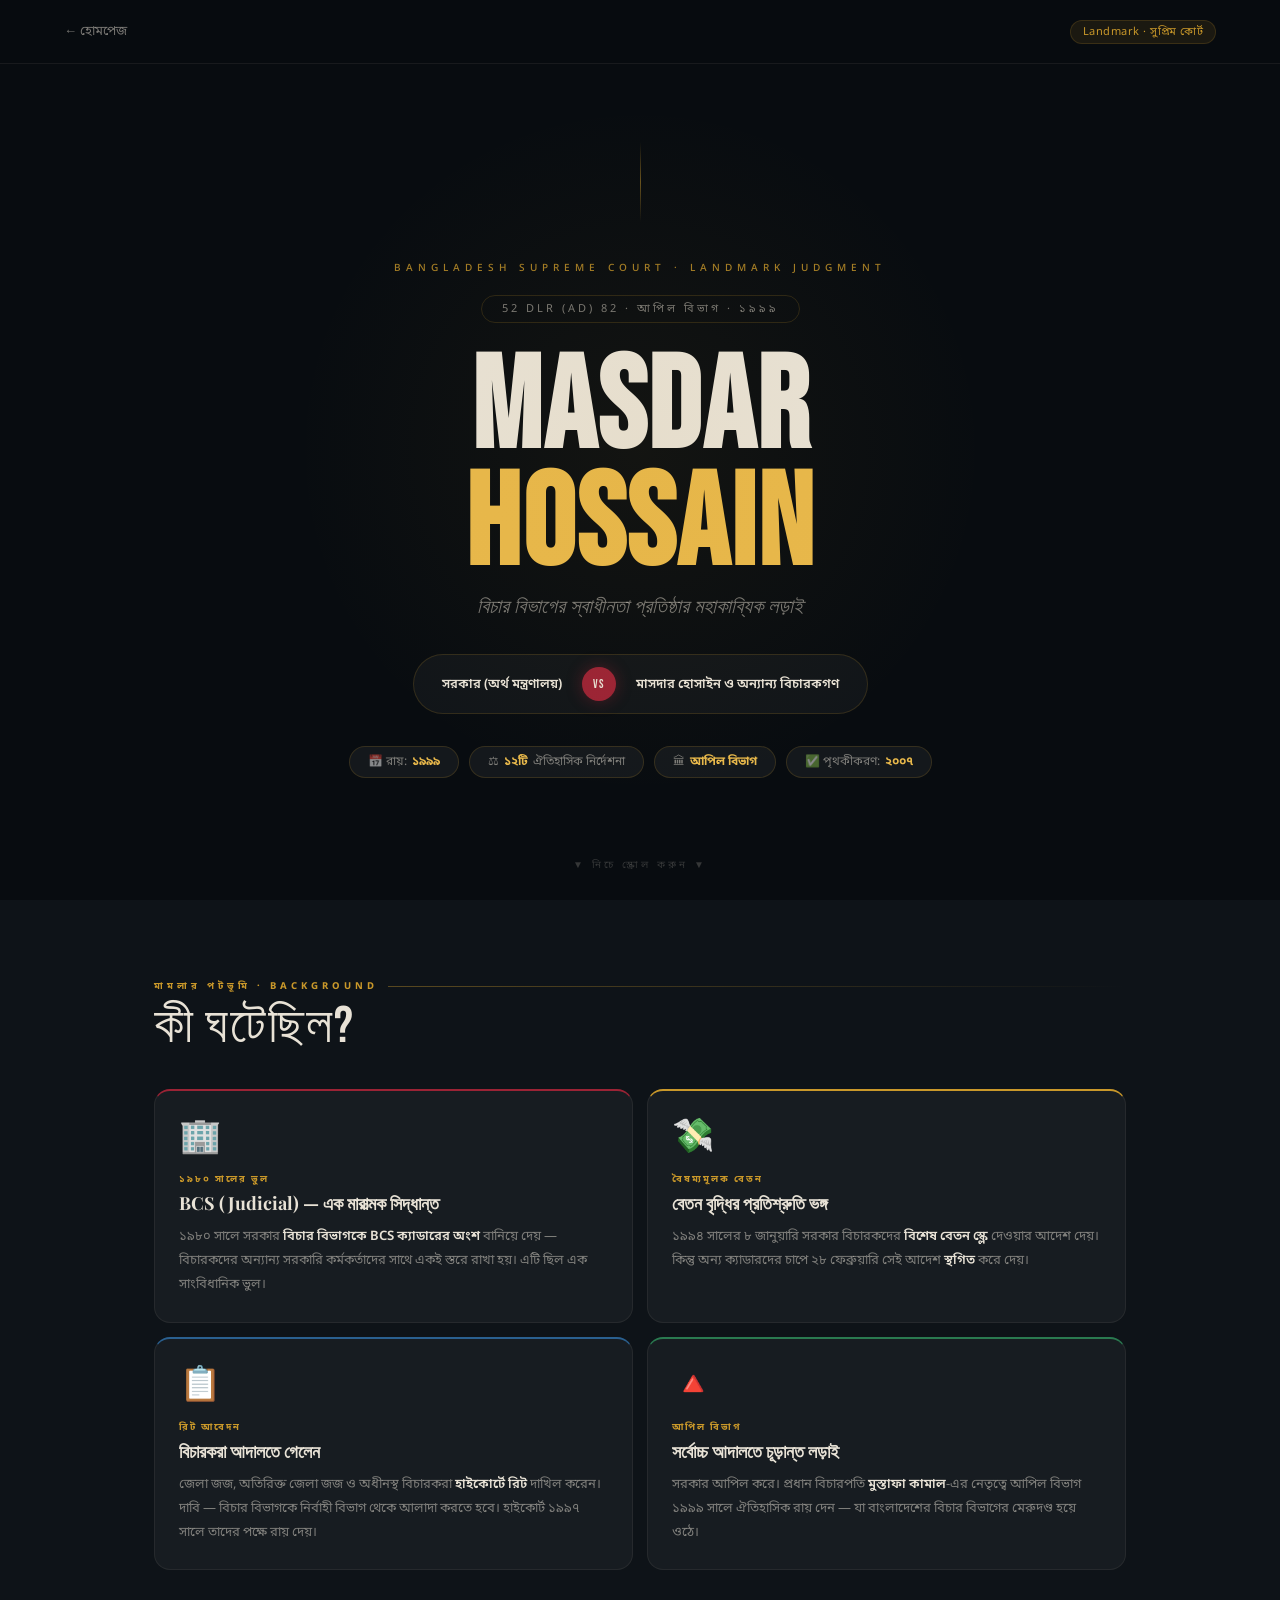
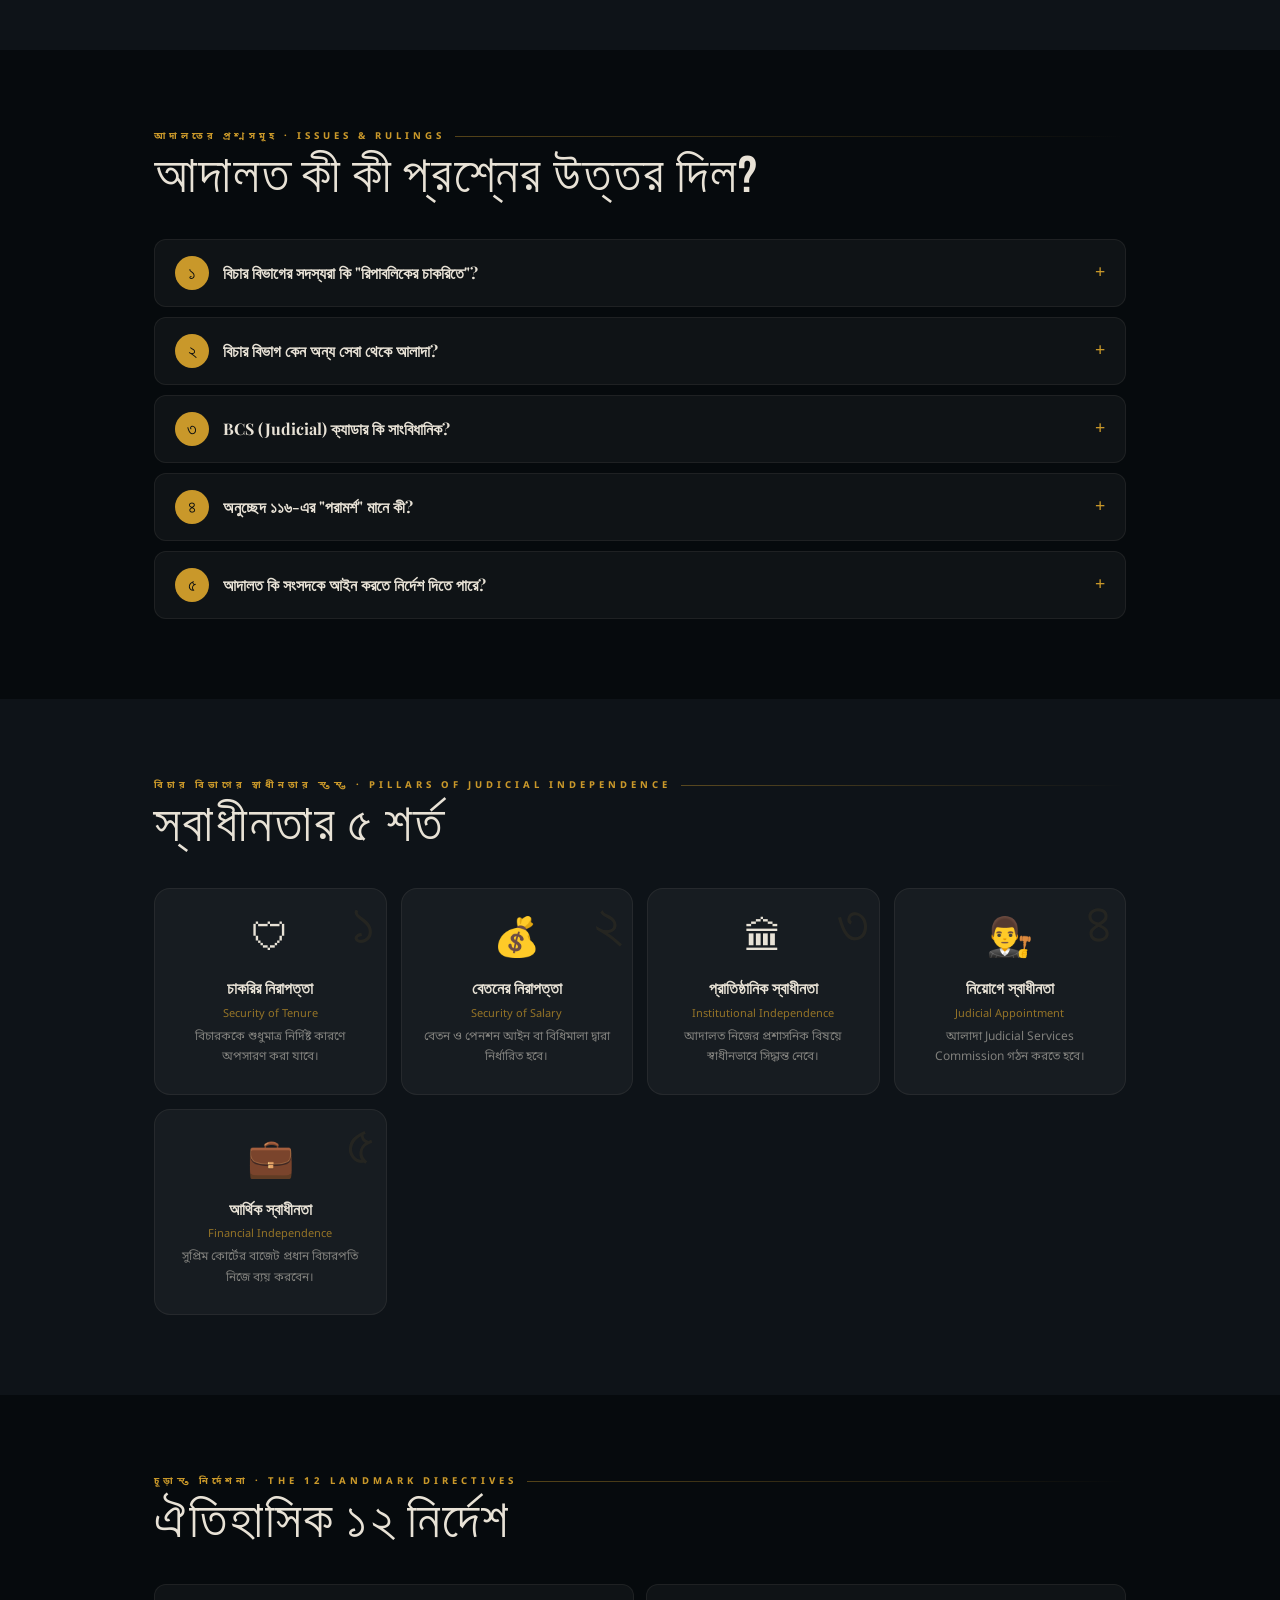
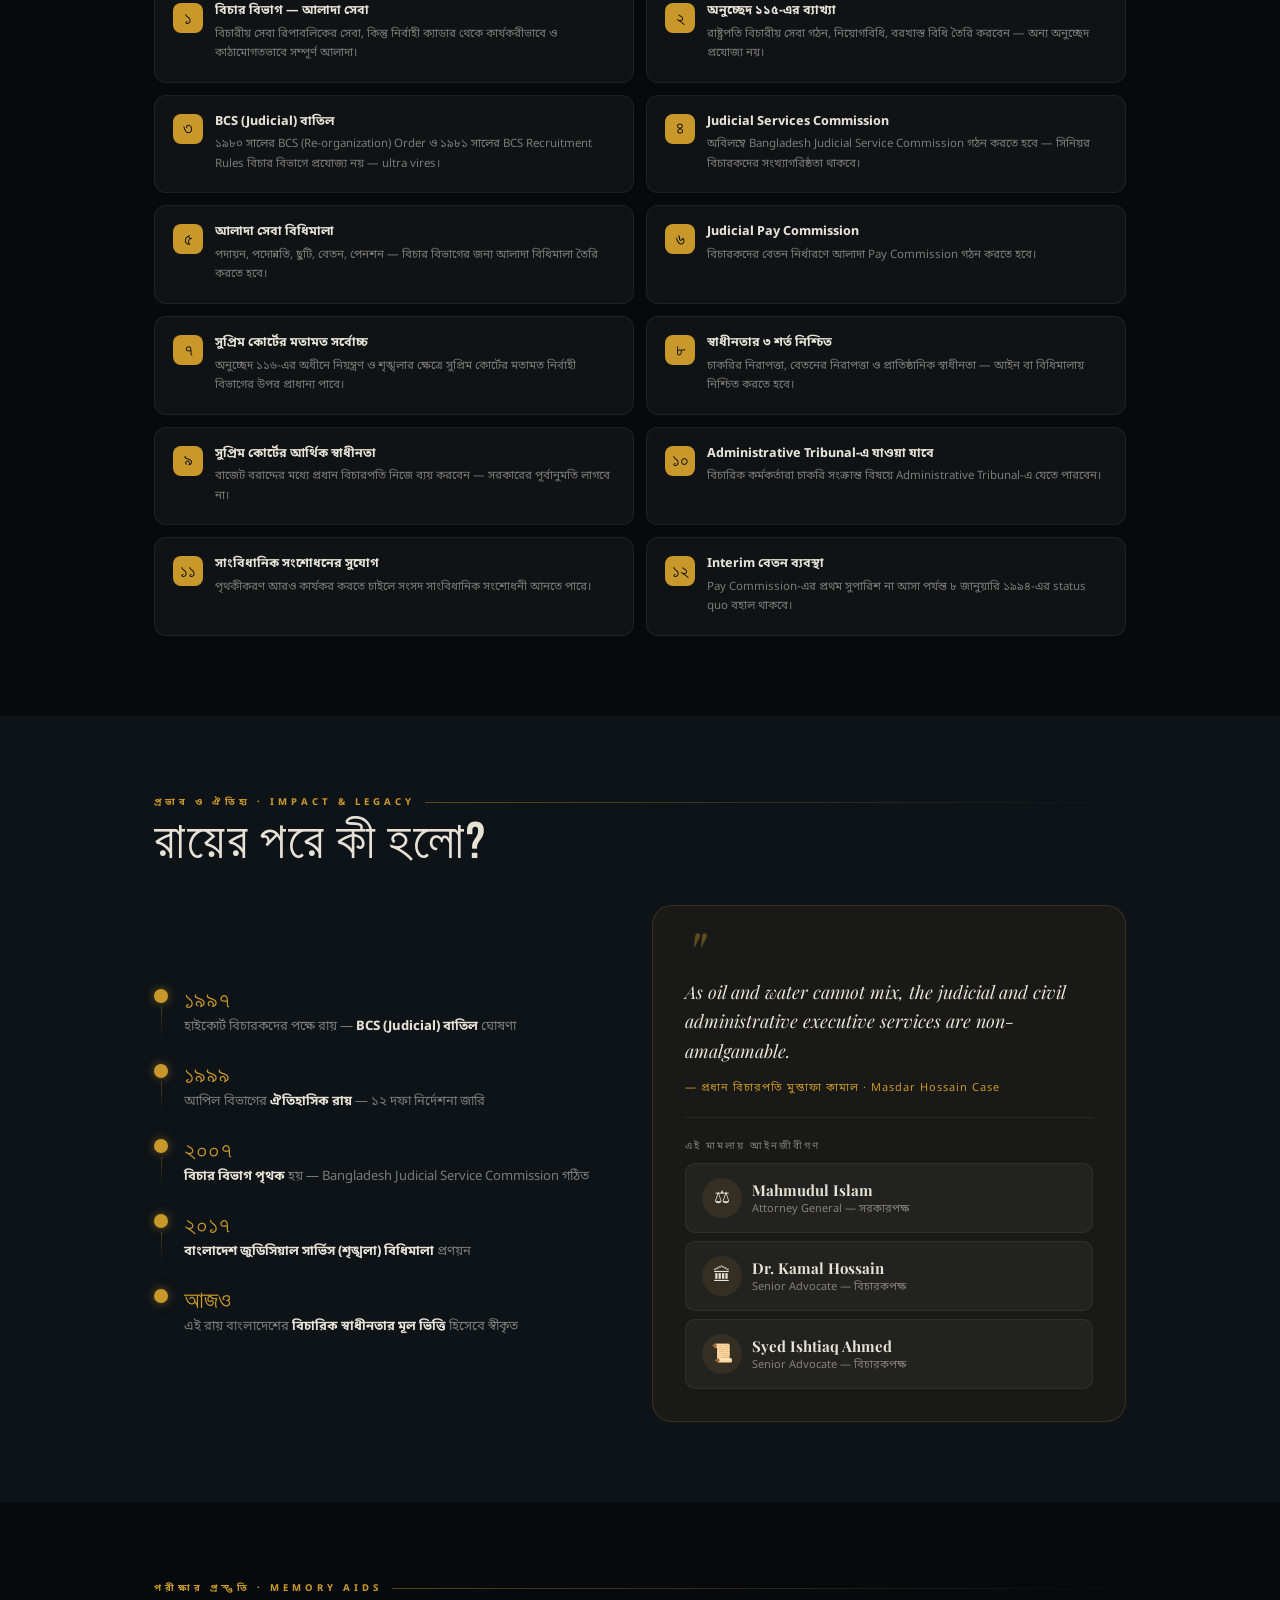
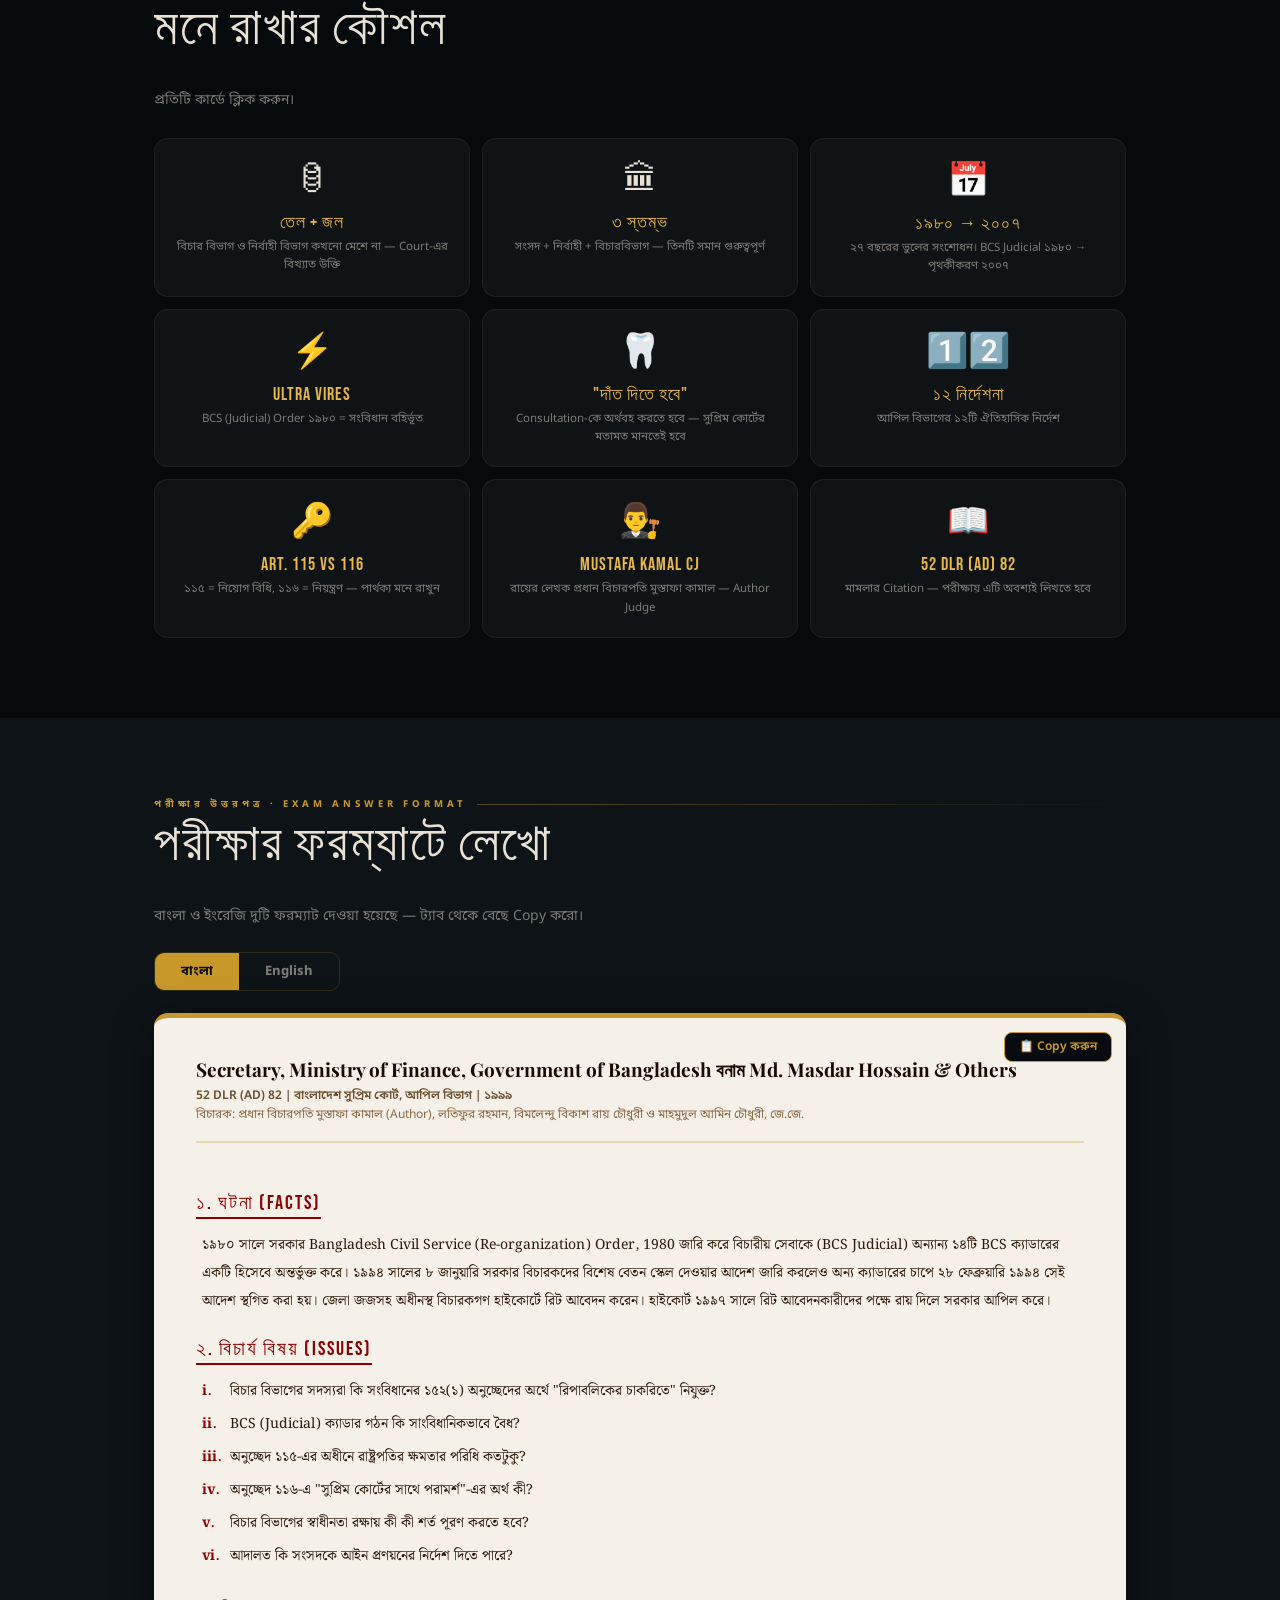
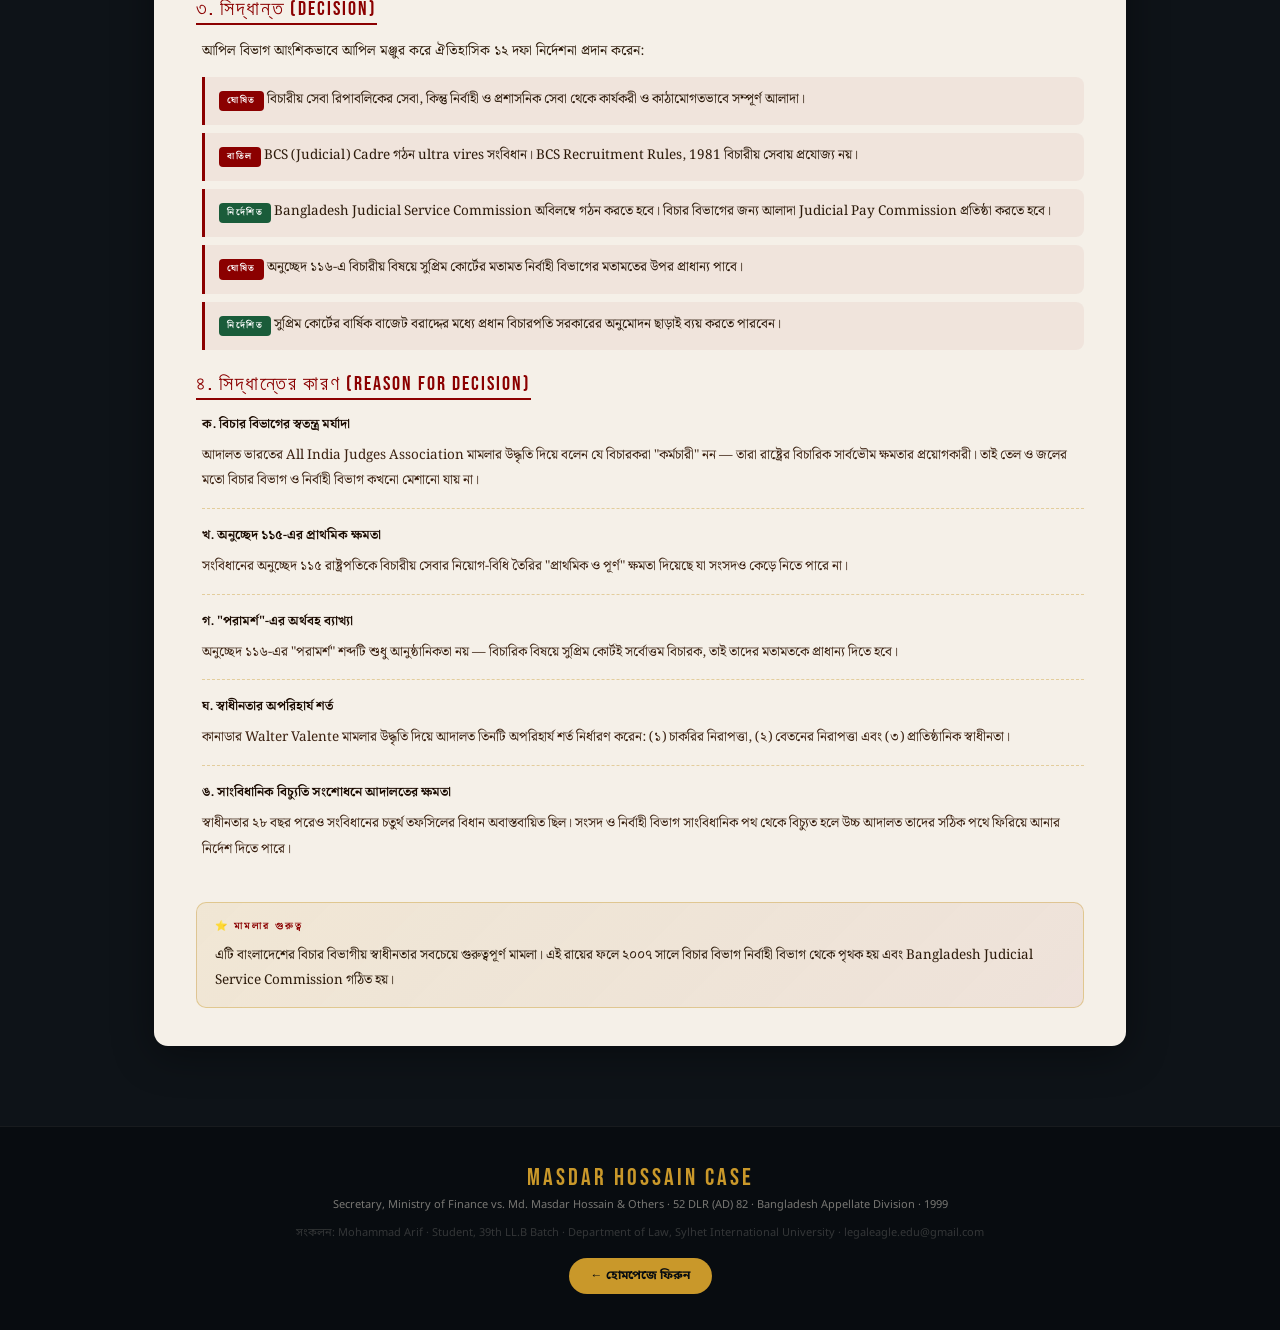
<file: masdar.html>
<!DOCTYPE html>
<html lang="bn">
<head>
<meta charset="UTF-8">
<meta name="viewport" content="width=device-width, initial-scale=1.0">
<title>Masdar Hossain Case — বিচার বিভাগ পৃথকীকরণ</title>
<link href="https://fonts.googleapis.com/css2?family=Noto+Serif+Bengali:wght@400;600;700&family=Noto+Sans+Bengali:wght@300;400;500;600&family=Playfair+Display:ital,wght@0,700;1,400;1,700&family=Bebas+Neue&display=swap" rel="stylesheet">
<style>
:root {
  --bg: #080c10;
  --surface: #0e1318;
  --surface2: #141a21;
  --gold: #c9982a;
  --gold2: #e8b84b;
  --gold-dim: rgba(201,152,42,0.12);
  --text: #e8e2d6;
  --muted: rgba(232,226,214,0.5);
  --border: rgba(201,152,42,0.18);
  --border2: rgba(232,226,214,0.07);
  --red: #9b2335;
  --green: #1a5c3a;
  --blue: #1a3a5c;
}
*{margin:0;padding:0;box-sizing:border-box}
html{scroll-behavior:smooth}
body { background:var(--bg); color:var(--text); font-family:'Noto Sans Bengali',sans-serif; overflow-x:hidden; }

/* ── NAV ── */
nav {
  position:fixed; top:0; left:0; right:0; z-index:100;
  padding:0 5%; height:64px;
  display:flex; align-items:center; justify-content:space-between;
  background:rgba(8,12,16,0.9); backdrop-filter:blur(20px);
  border-bottom:1px solid var(--border2);
}
.nav-back { display:flex; align-items:center; gap:8px; color:var(--muted); text-decoration:none; font-size:13px; transition:color .2s; }
.nav-back:hover { color:var(--gold); }
.nav-badge { font-size:11px; background:rgba(201,152,42,0.1); border:1px solid var(--border); color:var(--gold); padding:4px 12px; border-radius:100px; letter-spacing:.5px; }

/* ── HERO ── */
.hero {
  min-height:100vh; display:flex; flex-direction:column; align-items:center; justify-content:center;
  text-align:center; padding:100px 24px 80px; position:relative; overflow:hidden;
}
.hero-glow {
  position:absolute; width:700px; height:700px; border-radius:50%;
  background:radial-gradient(circle, rgba(201,152,42,0.06) 0%, transparent 70%);
  top:50%; left:50%; transform:translate(-50%,-50%); pointer-events:none;
}
.hero-line { width:1px; height:80px; background:linear-gradient(to bottom, transparent, var(--gold), transparent); margin:0 auto 40px; opacity:.5; animation:pulse 3s ease-in-out infinite; }
@keyframes pulse{0%,100%{opacity:.3}50%{opacity:.7}}
.hero-eyebrow { font-size:10px; letter-spacing:5px; font-weight:500; color:var(--gold); text-transform:uppercase; margin-bottom:20px; opacity:.8; }
.hero-citation { font-size:11px; letter-spacing:3px; color:var(--muted); border:1px solid var(--border); padding:6px 20px; border-radius:100px; margin-bottom:28px; display:inline-block; }
.hero-title { font-family:'Bebas Neue',sans-serif; font-size:clamp(60px,12vw,130px); line-height:.9; letter-spacing:2px; color:var(--text); margin-bottom:6px; }
.hero-title em { display:block; color:var(--gold2); font-style:normal; }
.hero-subtitle { font-family:'Playfair Display',serif; font-size:clamp(15px,2vw,20px); font-style:italic; color:var(--muted); margin-bottom:36px; max-width:520px; }
.hero-parties {
  display:flex; align-items:center; gap:20px;
  background:rgba(255,255,255,0.04); border:1px solid var(--border);
  border-radius:100px; padding:12px 28px; margin-bottom:32px;
  flex-wrap:wrap; justify-content:center;
}
.party-name { font-family:'Noto Sans Bengali',sans-serif; font-size:13px; font-weight:600; }
.vs-dot {
  width:34px; height:34px; border-radius:50%; background:var(--red);
  display:flex; align-items:center; justify-content:center;
  font-family:'Bebas Neue',sans-serif; font-size:12px; letter-spacing:1px;
  box-shadow:0 0 16px rgba(155,35,53,.4); flex-shrink:0;
}
.hero-stats { display:flex; gap:10px; flex-wrap:wrap; justify-content:center; }
.stat-pill {
  background:rgba(255,255,255,.05); border:1px solid var(--border); border-radius:100px;
  padding:7px 18px; font-size:12px; color:var(--muted);
  display:flex; align-items:center; gap:5px;
}
.stat-pill strong { color:var(--gold2); }
.scroll-hint { position:absolute; bottom:28px; font-size:10px; letter-spacing:3px; color:var(--muted); opacity:.4; animation:bob 2s ease-in-out infinite; }
@keyframes bob{0%,100%{transform:translateY(0)}50%{transform:translateY(6px)}}

/* ── SECTIONS ── */
.section { max-width:1100px; margin:0 auto; padding:80px 5%; }
.bg-alt { background:var(--surface); }
.bg-dark { background:#060a0d; }
.sec-eyebrow {
  font-size:9.5px; letter-spacing:4px; font-weight:700; color:var(--gold);
  margin-bottom:8px; display:flex; align-items:center; gap:10px;
}
.sec-eyebrow::after { content:''; flex:1; height:1px; background:linear-gradient(to right,var(--gold),transparent); opacity:.4; }
.sec-title { font-family:'Bebas Neue',sans-serif; font-size:clamp(30px,5vw,52px); letter-spacing:2px; color:var(--text); margin-bottom:36px; line-height:1; }

/* ── STORY GRID ── */
.story-grid { display:grid; grid-template-columns:1fr 1fr; gap:14px; }
.story-card {
  background:rgba(255,255,255,.04); border:1px solid var(--border2); border-radius:16px;
  padding:24px; position:relative; overflow:hidden;
  transition:transform .25s, background .25s; border-top:2px solid;
}
.story-card:hover { background:rgba(255,255,255,.07); transform:translateY(-3px); }
.sc-red { border-top-color:var(--red); }
.sc-gold { border-top-color:var(--gold); }
.sc-blue { border-top-color:#2a6090; }
.sc-green { border-top-color:#2a7a50; }
.story-icon { font-size:34px; margin-bottom:12px; display:block; }
.story-label { font-size:9.5px; letter-spacing:2px; font-weight:700; color:var(--gold); margin-bottom:6px; }
.story-heading { font-family:'Playfair Display',serif; font-size:18px; font-weight:700; color:var(--text); margin-bottom:10px; line-height:1.3; }
.story-text { font-size:13px; line-height:1.85; color:var(--muted); }
.story-text strong { color:var(--text); font-weight:600; }

/* ── ISSUES ACCORDION ── */
.issues-list { display:flex; flex-direction:column; gap:10px; }
.issue-item { background:rgba(255,255,255,.04); border:1px solid var(--border2); border-radius:12px; overflow:hidden; transition:border-color .2s; }
.issue-item.open { border-color:var(--gold); }
.issue-header { display:flex; align-items:center; gap:14px; padding:16px 20px; cursor:pointer; user-select:none; }
.issue-num { width:34px; height:34px; border-radius:50%; background:var(--gold); color:var(--bg); font-family:'Bebas Neue',sans-serif; font-size:18px; display:flex; align-items:center; justify-content:center; flex-shrink:0; }
.issue-q { font-family:'Playfair Display',serif; font-size:16px; font-weight:700; color:var(--text); flex:1; line-height:1.4; }
.issue-toggle { font-size:18px; color:var(--gold); transition:transform .3s; flex-shrink:0; }
.issue-item.open .issue-toggle { transform:rotate(45deg); }
.issue-body { display:none; padding:0 20px 18px 68px; }
.issue-item.open .issue-body { display:block; }
.ruling-tag { display:inline-block; background:var(--green); color:white; font-size:9px; font-weight:700; letter-spacing:1.5px; padding:2px 10px; border-radius:4px; margin-bottom:8px; }
.issue-verdict { background:rgba(201,152,42,.07); border-left:3px solid var(--gold); border-radius:0 8px 8px 0; padding:14px 16px; font-size:13px; line-height:1.85; color:var(--muted); }
.issue-verdict strong { color:var(--text); font-weight:600; }

/* ── PILLARS ── */
.pillars-grid { display:grid; grid-template-columns:repeat(auto-fill,minmax(200px,1fr)); gap:14px; }
.pillar-card { border-radius:16px; padding:26px 20px; position:relative; overflow:hidden; text-align:center; border:1px solid var(--border2); background:rgba(255,255,255,.04); transition:transform .25s, background .25s; }
.pillar-card:hover { transform:translateY(-4px); background:rgba(255,255,255,.07); }
.pillar-num { font-family:'Bebas Neue',sans-serif; font-size:60px; line-height:1; opacity:.08; position:absolute; top:6px; right:10px; color:var(--gold); }
.pillar-icon { font-size:38px; margin-bottom:12px; display:block; }
.pillar-title { font-family:'Playfair Display',serif; font-size:16px; font-weight:700; color:var(--text); margin-bottom:8px; line-height:1.3; }
.pillar-sub { font-size:11px; color:var(--gold); margin-bottom:6px; opacity:.7; }
.pillar-desc { font-size:12px; line-height:1.7; color:var(--muted); }

/* ── 12 ORDERS ── */
.orders-grid { display:grid; grid-template-columns:1fr 1fr; gap:12px; }
.order-card {
  background:rgba(255,255,255,.04); border:1px solid var(--border2); border-radius:12px;
  padding:18px; display:flex; gap:12px; transition:background .2s;
}
.order-card:hover { background:rgba(255,255,255,.07); }
.order-num { width:30px; height:30px; border-radius:8px; background:var(--gold); color:var(--bg); font-family:'Bebas Neue',sans-serif; font-size:18px; display:flex; align-items:center; justify-content:center; flex-shrink:0; }
.order-title { font-size:12.5px; font-weight:700; color:var(--text); margin-bottom:4px; line-height:1.4; }
.order-desc { font-size:11.5px; line-height:1.7; color:var(--muted); }

/* ── IMPACT ── */
.impact-wrap { display:grid; grid-template-columns:1fr 1fr; gap:24px; align-items:center; }
.impact-timeline { display:flex; flex-direction:column; gap:0; }
.it-item { display:flex; gap:16px; padding-bottom:26px; position:relative; }
.it-item:last-child { padding-bottom:0; }
.it-line { display:flex; flex-direction:column; align-items:center; }
.it-dot { width:14px; height:14px; border-radius:50%; background:var(--gold); flex-shrink:0; box-shadow:0 0 10px rgba(201,152,42,.5); }
.it-stem { flex:1; width:1px; background:linear-gradient(to bottom,var(--gold),transparent); margin-top:4px; opacity:.3; }
.it-item:last-child .it-stem { display:none; }
.it-year { font-family:'Bebas Neue',sans-serif; font-size:24px; color:var(--gold); line-height:1; margin-bottom:3px; }
.it-text { font-size:13px; line-height:1.7; color:var(--muted); }
.it-text strong { color:var(--text); }
.impact-right { background:rgba(201,152,42,.06); border:1px solid var(--border); border-radius:20px; padding:32px; }
.impact-quote { font-family:'Playfair Display',serif; font-size:18px; font-style:italic; line-height:1.65; color:var(--text); margin-bottom:14px; }
.impact-quote::before { content:'"'; font-size:64px; line-height:.5; color:var(--gold); opacity:.4; display:block; margin-bottom:8px; }
.impact-attribution { font-size:11px; color:var(--gold); letter-spacing:1px; }
.lawyer-card { background:rgba(255,255,255,.04); border:1px solid var(--border2); border-radius:10px; padding:14px 16px; display:flex; align-items:center; gap:10px; margin-top:8px; }
.lawyer-avatar { width:40px; height:40px; border-radius:50%; display:flex; align-items:center; justify-content:center; font-size:18px; flex-shrink:0; background:rgba(201,152,42,.1); }
.lawyer-name { font-family:'Playfair Display',serif; font-size:15px; font-weight:700; color:var(--text); margin-bottom:2px; }
.lawyer-role { font-size:11px; color:var(--muted); }

/* ── MEMORY CARDS ── */
.memory-grid { display:grid; grid-template-columns:repeat(3,1fr); gap:12px; margin-top:28px; }
.memory-card {
  background:rgba(255,255,255,.04); border:1px solid var(--border2); border-radius:14px;
  padding:20px; text-align:center; transition:transform .2s, background .2s; cursor:pointer;
}
.memory-card:hover { background:rgba(201,152,42,.08); transform:scale(1.02); }
.mem-emoji { font-size:34px; margin-bottom:8px; display:block; }
.mem-keyword { font-family:'Bebas Neue',sans-serif; font-size:18px; letter-spacing:1px; color:var(--gold2); margin-bottom:5px; }
.mem-hint { font-size:11.5px; color:var(--muted); line-height:1.6; }

/* ── EXAM FORMAT ── */
.exam-tabs { display:flex; gap:0; margin-bottom:22px; border:1px solid var(--border); border-radius:10px; overflow:hidden; width:fit-content; }
.exam-tab { padding:10px 26px; background:transparent; color:var(--muted); font-family:'Noto Sans Bengali',sans-serif; font-size:13px; font-weight:700; border:none; cursor:pointer; transition:.2s; }
.exam-tab.active { background:var(--gold); color:var(--bg); }
.exam-block { display:none; }
.exam-block.active { display:block; }
.exam-paper {
  background:#f5f0e8; border-radius:14px; padding:38px 42px;
  position:relative; color:#1a1008;
  border-top:5px solid var(--gold);
  box-shadow:0 8px 40px rgba(0,0,0,.4);
}
.copy-btn {
  position:absolute; top:14px; right:14px;
  background:var(--bg); color:var(--gold); border:1px solid var(--gold);
  border-radius:8px; padding:6px 14px; font-family:'Noto Sans Bengali',sans-serif;
  font-size:12px; font-weight:600; cursor:pointer; transition:.2s;
}
.copy-btn:hover { background:var(--gold); color:var(--bg); }
.ep-case-title { font-family:'Playfair Display',serif; font-size:19px; font-weight:700; color:#1a0a00; margin-bottom:5px; line-height:1.4; }
.ep-citation { font-size:12px; color:#6b4f30; margin-bottom:3px; font-weight:600; }
.ep-judges { font-size:12px; color:#8a6a4a; margin-bottom:26px; padding-bottom:18px; border-bottom:2px solid rgba(201,152,42,.3); }
.ep-sec-label { font-family:'Bebas Neue',sans-serif; font-size:20px; letter-spacing:2px; color:#8b0000; display:inline-block; border-bottom:2px solid #8b0000; padding-bottom:2px; margin:22px 0 12px; }
.ep-content { font-family:'Noto Serif Bengali',serif; font-size:14px; line-height:2; color:#2c1a0a; padding-left:6px; }
.ep-issue { display:flex; gap:8px; margin-bottom:5px; }
.ep-issue-num { color:#8b0000; font-weight:700; min-width:20px; flex-shrink:0; }
.ep-decisions { display:flex; flex-direction:column; gap:8px; margin-top:12px; }
.ep-dec {
  background:rgba(139,0,0,.05); border-left:3px solid #8b0000;
  border-radius:0 8px 8px 0; padding:10px 14px;
  font-size:13.5px; line-height:1.8;
}
.ep-tag { display:inline-block; font-size:9px; font-weight:700; letter-spacing:1.5px; padding:2px 8px; border-radius:4px; margin-bottom:4px; }
.ep-declared { background:#8b0000; color:white; }
.ep-directed { background:#1a5c3a; color:white; }
.ep-reason { margin-bottom:14px; padding-bottom:14px; border-bottom:1px dashed rgba(201,152,42,.4); }
.ep-reason:last-child { border-bottom:none; margin-bottom:0; }
.ep-r-title { font-size:13px; font-weight:700; color:#1a0a00; margin-bottom:5px; }
.ep-r-text { font-size:13.5px; line-height:1.9; color:#3a2010; }
.ep-sig { margin-top:26px; background:linear-gradient(135deg,rgba(201,152,42,.1),rgba(139,0,0,.06)); border:1px solid rgba(201,152,42,.4); border-radius:10px; padding:14px 18px; font-family:'Noto Serif Bengali',serif; font-size:13.5px; line-height:1.85; color:#2c1a0a; }
.ep-sig-label { font-size:10px; font-weight:700; letter-spacing:2px; color:#8b0000; margin-bottom:7px; }

/* ── TOAST ── */
.toast { display:none; position:fixed; bottom:28px; right:28px; background:#1a5c3a; color:white; padding:12px 22px; border-radius:8px; font-size:13px; z-index:999; box-shadow:0 4px 20px rgba(0,0,0,.3); }

/* ── FOOTER ── */
footer { border-top:1px solid var(--border2); padding:36px 24px; text-align:center; }
.footer-case { font-family:'Bebas Neue',sans-serif; font-size:24px; letter-spacing:3px; color:var(--gold); margin-bottom:6px; }
.footer-ref { font-size:11px; color:var(--muted); }
.footer-credit { margin-top:14px; font-size:11px; color:rgba(232,226,214,.2); }
.back-btn { display:inline-flex; align-items:center; gap:6px; margin-top:18px; background:var(--gold); color:var(--bg); font-size:12px; font-weight:700; padding:10px 22px; border-radius:100px; text-decoration:none; transition:.2s; }
.back-btn:hover { background:var(--gold2); }

/* ── REVEAL ── */
.reveal { opacity:0; transform:translateY(28px); transition:opacity .7s ease, transform .7s ease; }
.reveal.visible { opacity:1; transform:none; }

/* ── RESPONSIVE ── */
@media(max-width:700px){
  .story-grid,.orders-grid,.impact-wrap,.memory-grid { grid-template-columns:1fr; }
  .pillars-grid { grid-template-columns:1fr 1fr; }
  .exam-paper { padding:24px; }
}
</style>
</head>
<body>

<nav>
  <a href="/" class="nav-back">← হোমপেজ</a>
  <span class="nav-badge">Landmark · সুপ্রিম কোর্ট</span>
</nav>

<!-- HERO -->
<section class="hero">
  <div class="hero-glow"></div>
  <div class="hero-line"></div>
  <p class="hero-eyebrow">Bangladesh Supreme Court · Landmark Judgment</p>
  <div class="hero-citation">52 DLR (AD) 82 · আপিল বিভাগ · ১৯৯৯</div>
  <h1 class="hero-title">MASDAR<em>HOSSAIN</em></h1>
  <p class="hero-subtitle">বিচার বিভাগের স্বাধীনতা প্রতিষ্ঠার মহাকাব্যিক লড়াই</p>
  <div class="hero-parties">
    <div class="party-name">সরকার (অর্থ মন্ত্রণালয়)</div>
    <div class="vs-dot">VS</div>
    <div class="party-name">মাসদার হোসাইন ও অন্যান্য বিচারকগণ</div>
  </div>
  <div class="hero-stats">
    <div class="stat-pill">📅 রায়: <strong>১৯৯৯</strong></div>
    <div class="stat-pill">⚖ <strong>১২টি</strong> ঐতিহাসিক নির্দেশনা</div>
    <div class="stat-pill">🏛 <strong>আপিল বিভাগ</strong></div>
    <div class="stat-pill">✅ পৃথকীকরণ: <strong>২০০৭</strong></div>
  </div>
  <div class="scroll-hint">▼ নিচে স্ক্রোল করুন ▼</div>
</section>

<!-- BACKGROUND -->
<div class="bg-alt">
<div class="section reveal">
  <div class="sec-eyebrow">মামলার পটভূমি · BACKGROUND</div>
  <div class="sec-title">কী ঘটেছিল?</div>
  <div class="story-grid">
    <div class="story-card sc-red">
      <span class="story-icon">🏢</span>
      <div class="story-label">১৯৮০ সালের ভুল</div>
      <div class="story-heading">BCS (Judicial) — এক মারাত্মক সিদ্ধান্ত</div>
      <div class="story-text">১৯৮০ সালে সরকার <strong>বিচার বিভাগকে BCS ক্যাডারের অংশ</strong> বানিয়ে দেয় — বিচারকদের অন্যান্য সরকারি কর্মকর্তাদের সাথে একই স্তরে রাখা হয়। এটি ছিল এক সাংবিধানিক ভুল।</div>
    </div>
    <div class="story-card sc-gold">
      <span class="story-icon">💸</span>
      <div class="story-label">বৈষম্যমূলক বেতন</div>
      <div class="story-heading">বেতন বৃদ্ধির প্রতিশ্রুতি ভঙ্গ</div>
      <div class="story-text">১৯৯৪ সালের ৮ জানুয়ারি সরকার বিচারকদের <strong>বিশেষ বেতন স্কেল</strong> দেওয়ার আদেশ দেয়। কিন্তু অন্য ক্যাডারদের চাপে ২৮ ফেব্রুয়ারি সেই আদেশ <strong>স্থগিত</strong> করে দেয়।</div>
    </div>
    <div class="story-card sc-blue">
      <span class="story-icon">📋</span>
      <div class="story-label">রিট আবেদন</div>
      <div class="story-heading">বিচারকরা আদালতে গেলেন</div>
      <div class="story-text">জেলা জজ, অতিরিক্ত জেলা জজ ও অধীনস্থ বিচারকরা <strong>হাইকোর্টে রিট</strong> দাখিল করেন। দাবি — বিচার বিভাগকে নির্বাহী বিভাগ থেকে আলাদা করতে হবে। হাইকোর্ট ১৯৯৭ সালে তাদের পক্ষে রায় দেয়।</div>
    </div>
    <div class="story-card sc-green">
      <span class="story-icon">🔺</span>
      <div class="story-label">আপিল বিভাগ</div>
      <div class="story-heading">সর্বোচ্চ আদালতে চূড়ান্ত লড়াই</div>
      <div class="story-text">সরকার আপিল করে। প্রধান বিচারপতি <strong>মুস্তাফা কামাল</strong>-এর নেতৃত্বে আপিল বিভাগ ১৯৯৯ সালে ঐতিহাসিক রায় দেন — যা বাংলাদেশের বিচার বিভাগের মেরুদণ্ড হয়ে ওঠে।</div>
    </div>
  </div>
</div>
</div>

<!-- ISSUES -->
<div class="bg-dark">
<div class="section reveal">
  <div class="sec-eyebrow">আদালতের প্রশ্নসমূহ · ISSUES & RULINGS</div>
  <div class="sec-title">আদালত কী কী প্রশ্নের উত্তর দিল?</div>
  <div class="issues-list">

    <div class="issue-item">
      <div class="issue-header" onclick="toggleIssue(this)">
        <div class="issue-num">১</div>
        <div class="issue-q">বিচার বিভাগের সদস্যরা কি "রিপাবলিকের চাকরিতে"?</div>
        <div class="issue-toggle">+</div>
      </div>
      <div class="issue-body">
        <div class="ruling-tag">আদালতের রায়</div>
        <div class="issue-verdict"><strong>হ্যাঁ, তবে আলাদাভাবে।</strong> সংবিধানে "Government" শব্দটি দুই অর্থে ব্যবহৃত। বিচারকরা "রিপাবলিকের চাকরিতে" আছেন, কিন্তু নির্বাহী বিভাগের কর্মচারী নন। তারা রাষ্ট্রের <strong>বিচারিক সার্বভৌম ক্ষমতার ধারক।</strong></div>
      </div>
    </div>

    <div class="issue-item">
      <div class="issue-header" onclick="toggleIssue(this)">
        <div class="issue-num">২</div>
        <div class="issue-q">বিচার বিভাগ কেন অন্য সেবা থেকে আলাদা?</div>
        <div class="issue-toggle">+</div>
      </div>
      <div class="issue-body">
        <div class="ruling-tag">আদালতের রায়</div>
        <div class="issue-verdict">ভারতের সুপ্রিম কোর্টের রায় উদ্ধৃত করে আদালত বলেন — <strong>বিচারকরা কর্মচারী নন, তারা রাষ্ট্রীয় ক্ষমতার প্রয়োগকারী।</strong> তেল আর জলের মতো বিচার বিভাগ ও নির্বাহী বিভাগ কখনো মেশানো যাবে না।</div>
      </div>
    </div>

    <div class="issue-item">
      <div class="issue-header" onclick="toggleIssue(this)">
        <div class="issue-num">৩</div>
        <div class="issue-q">BCS (Judicial) ক্যাডার কি সাংবিধানিক?</div>
        <div class="issue-toggle">+</div>
      </div>
      <div class="issue-body">
        <div class="ruling-tag">আদালতের রায়</div>
        <div class="issue-verdict"><strong>না, সম্পূর্ণ অসাংবিধানিক।</strong> ১৯৮০ সালের BCS (Re-organization) Order দ্বারা বিচারীয় সেবাকে নির্বাহী ক্যাডারের সাথে জুড়ে দেওয়া সংবিধানের অনুচ্ছেদ ১১৫-এর লঙ্ঘন এবং <strong>ultra vires।</strong></div>
      </div>
    </div>

    <div class="issue-item">
      <div class="issue-header" onclick="toggleIssue(this)">
        <div class="issue-num">৪</div>
        <div class="issue-q">অনুচ্ছেদ ১১৬-এর "পরামর্শ" মানে কী?</div>
        <div class="issue-toggle">+</div>
      </div>
      <div class="issue-body">
        <div class="ruling-tag">আদালতের রায়</div>
        <div class="issue-verdict">"পরামর্শ" শব্দটিকে <strong>দাঁত দিতে হবে।</strong> অর্থপূর্ণ পরামর্শের পর <strong>সুপ্রিম কোর্টের মতামত সর্বোচ্চ গুরুত্ব</strong> পাবে — নির্বাহী বিভাগ তা উপেক্ষা করতে পারবে না।</div>
      </div>
    </div>

    <div class="issue-item">
      <div class="issue-header" onclick="toggleIssue(this)">
        <div class="issue-num">৫</div>
        <div class="issue-q">আদালত কি সংসদকে আইন করতে নির্দেশ দিতে পারে?</div>
        <div class="issue-toggle">+</div>
      </div>
      <div class="issue-body">
        <div class="ruling-tag">আদালতের রায়</div>
        <div class="issue-verdict"><strong>হ্যাঁ, যখন সংবিধান থেকে বিচ্যুতি ঘটে।</strong> ২৮ বছর ধরে সংবিধানের চতুর্থ তফসিলের বিধান অবাস্তবায়িত থেকেছে। এই সাংবিধানিক বিচ্যুতি সংশোধনে উচ্চ আদালত সংসদ ও নির্বাহী বিভাগকে <strong>সাংবিধানিক পথে ফিরিয়ে আনার নির্দেশ</strong> দিতে পারে।</div>
      </div>
    </div>

  </div>
</div>
</div>

<!-- PILLARS -->
<div class="bg-alt">
<div class="section reveal">
  <div class="sec-eyebrow">বিচার বিভাগের স্বাধীনতার স্তম্ভ · PILLARS OF JUDICIAL INDEPENDENCE</div>
  <div class="sec-title">স্বাধীনতার ৫ শর্ত</div>
  <div class="pillars-grid">
    <div class="pillar-card">
      <div class="pillar-num">১</div>
      <span class="pillar-icon">🛡</span>
      <div class="pillar-title">চাকরির নিরাপত্তা</div>
      <div class="pillar-sub">Security of Tenure</div>
      <div class="pillar-desc">বিচারককে শুধুমাত্র নির্দিষ্ট কারণে অপসারণ করা যাবে।</div>
    </div>
    <div class="pillar-card">
      <div class="pillar-num">২</div>
      <span class="pillar-icon">💰</span>
      <div class="pillar-title">বেতনের নিরাপত্তা</div>
      <div class="pillar-sub">Security of Salary</div>
      <div class="pillar-desc">বেতন ও পেনশন আইন বা বিধিমালা দ্বারা নির্ধারিত হবে।</div>
    </div>
    <div class="pillar-card">
      <div class="pillar-num">৩</div>
      <span class="pillar-icon">🏛</span>
      <div class="pillar-title">প্রাতিষ্ঠানিক স্বাধীনতা</div>
      <div class="pillar-sub">Institutional Independence</div>
      <div class="pillar-desc">আদালত নিজের প্রশাসনিক বিষয়ে স্বাধীনভাবে সিদ্ধান্ত নেবে।</div>
    </div>
    <div class="pillar-card">
      <div class="pillar-num">৪</div>
      <span class="pillar-icon">👨‍⚖️</span>
      <div class="pillar-title">নিয়োগে স্বাধীনতা</div>
      <div class="pillar-sub">Judicial Appointment</div>
      <div class="pillar-desc">আলাদা Judicial Services Commission গঠন করতে হবে।</div>
    </div>
    <div class="pillar-card">
      <div class="pillar-num">৫</div>
      <span class="pillar-icon">💼</span>
      <div class="pillar-title">আর্থিক স্বাধীনতা</div>
      <div class="pillar-sub">Financial Independence</div>
      <div class="pillar-desc">সুপ্রিম কোর্টের বাজেট প্রধান বিচারপতি নিজে ব্যয় করবেন।</div>
    </div>
  </div>
</div>
</div>

<!-- 12 ORDERS -->
<div class="bg-dark">
<div class="section reveal">
  <div class="sec-eyebrow">চূড়ান্ত নির্দেশনা · THE 12 LANDMARK DIRECTIVES</div>
  <div class="sec-title">ঐতিহাসিক ১২ নির্দেশ</div>
  <div class="orders-grid">
    <div class="order-card"><div class="order-num">১</div><div><div class="order-title">বিচার বিভাগ — আলাদা সেবা</div><div class="order-desc">বিচারীয় সেবা রিপাবলিকের সেবা, কিন্তু নির্বাহী ক্যাডার থেকে কার্যকরীভাবে ও কাঠামোগতভাবে সম্পূর্ণ আলাদা।</div></div></div>
    <div class="order-card"><div class="order-num">২</div><div><div class="order-title">অনুচ্ছেদ ১১৫-এর ব্যাখ্যা</div><div class="order-desc">রাষ্ট্রপতি বিচারীয় সেবা গঠন, নিয়োগবিধি, বরখাস্ত বিধি তৈরি করবেন — অন্য অনুচ্ছেদ প্রযোজ্য নয়।</div></div></div>
    <div class="order-card"><div class="order-num">৩</div><div><div class="order-title">BCS (Judicial) বাতিল</div><div class="order-desc">১৯৮০ সালের BCS (Re-organization) Order ও ১৯৮১ সালের BCS Recruitment Rules বিচার বিভাগে প্রযোজ্য নয় — ultra vires।</div></div></div>
    <div class="order-card"><div class="order-num">৪</div><div><div class="order-title">Judicial Services Commission</div><div class="order-desc">অবিলম্বে Bangladesh Judicial Service Commission গঠন করতে হবে — সিনিয়র বিচারকদের সংখ্যাগরিষ্ঠতা থাকবে।</div></div></div>
    <div class="order-card"><div class="order-num">৫</div><div><div class="order-title">আলাদা সেবা বিধিমালা</div><div class="order-desc">পদায়ন, পদোন্নতি, ছুটি, বেতন, পেনশন — বিচার বিভাগের জন্য আলাদা বিধিমালা তৈরি করতে হবে।</div></div></div>
    <div class="order-card"><div class="order-num">৬</div><div><div class="order-title">Judicial Pay Commission</div><div class="order-desc">বিচারকদের বেতন নির্ধারণে আলাদা Pay Commission গঠন করতে হবে।</div></div></div>
    <div class="order-card"><div class="order-num">৭</div><div><div class="order-title">সুপ্রিম কোর্টের মতামত সর্বোচ্চ</div><div class="order-desc">অনুচ্ছেদ ১১৬-এর অধীনে নিয়ন্ত্রণ ও শৃঙ্খলার ক্ষেত্রে সুপ্রিম কোর্টের মতামত নির্বাহী বিভাগের উপর প্রাধান্য পাবে।</div></div></div>
    <div class="order-card"><div class="order-num">৮</div><div><div class="order-title">স্বাধীনতার ৩ শর্ত নিশ্চিত</div><div class="order-desc">চাকরির নিরাপত্তা, বেতনের নিরাপত্তা ও প্রাতিষ্ঠানিক স্বাধীনতা — আইন বা বিধিমালায় নিশ্চিত করতে হবে।</div></div></div>
    <div class="order-card"><div class="order-num">৯</div><div><div class="order-title">সুপ্রিম কোর্টের আর্থিক স্বাধীনতা</div><div class="order-desc">বাজেট বরাদ্দের মধ্যে প্রধান বিচারপতি নিজে ব্যয় করবেন — সরকারের পূর্বানুমতি লাগবে না।</div></div></div>
    <div class="order-card"><div class="order-num">১০</div><div><div class="order-title">Administrative Tribunal-এ যাওয়া যাবে</div><div class="order-desc">বিচারিক কর্মকর্তারা চাকরি সংক্রান্ত বিষয়ে Administrative Tribunal-এ যেতে পারবেন।</div></div></div>
    <div class="order-card"><div class="order-num">১১</div><div><div class="order-title">সাংবিধানিক সংশোধনের সুযোগ</div><div class="order-desc">পৃথকীকরণ আরও কার্যকর করতে চাইলে সংসদ সাংবিধানিক সংশোধনী আনতে পারে।</div></div></div>
    <div class="order-card"><div class="order-num">১২</div><div><div class="order-title">Interim বেতন ব্যবস্থা</div><div class="order-desc">Pay Commission-এর প্রথম সুপারিশ না আসা পর্যন্ত ৮ জানুয়ারি ১৯৯৪-এর status quo বহাল থাকবে।</div></div></div>
  </div>
</div>
</div>

<!-- IMPACT -->
<div class="bg-alt">
<div class="section reveal">
  <div class="sec-eyebrow">প্রভাব ও ঐতিহ্য · IMPACT & LEGACY</div>
  <div class="sec-title">রায়ের পরে কী হলো?</div>
  <div class="impact-wrap">
    <div>
      <div class="impact-timeline">
        <div class="it-item"><div class="it-line"><div class="it-dot"></div><div class="it-stem"></div></div><div><div class="it-year">১৯৯৭</div><div class="it-text">হাইকোর্ট বিচারকদের পক্ষে রায় — <strong>BCS (Judicial) বাতিল</strong> ঘোষণা</div></div></div>
        <div class="it-item"><div class="it-line"><div class="it-dot"></div><div class="it-stem"></div></div><div><div class="it-year">১৯৯৯</div><div class="it-text">আপিল বিভাগের <strong>ঐতিহাসিক রায়</strong> — ১২ দফা নির্দেশনা জারি</div></div></div>
        <div class="it-item"><div class="it-line"><div class="it-dot"></div><div class="it-stem"></div></div><div><div class="it-year">২০০৭</div><div class="it-text"><strong>বিচার বিভাগ পৃথক</strong> হয় — Bangladesh Judicial Service Commission গঠিত</div></div></div>
        <div class="it-item"><div class="it-line"><div class="it-dot"></div><div class="it-stem"></div></div><div><div class="it-year">২০১৭</div><div class="it-text"><strong>বাংলাদেশ জুডিসিয়াল সার্ভিস (শৃঙ্খলা) বিধিমালা</strong> প্রণয়ন</div></div></div>
        <div class="it-item"><div class="it-line"><div class="it-dot"></div></div><div><div class="it-year">আজও</div><div class="it-text">এই রায় বাংলাদেশের <strong>বিচারিক স্বাধীনতার মূল ভিত্তি</strong> হিসেবে স্বীকৃত</div></div></div>
      </div>
    </div>
    <div class="impact-right">
      <div class="impact-quote">As oil and water cannot mix, the judicial and civil administrative executive services are non-amalgamable.</div>
      <div class="impact-attribution">— প্রধান বিচারপতি মুস্তাফা কামাল · Masdar Hossain Case</div>
      <div style="margin-top:22px;padding-top:22px;border-top:1px solid var(--border2);">
        <div style="font-size:10px;letter-spacing:2px;color:var(--muted);margin-bottom:10px;">এই মামলায় আইনজীবীগণ</div>
        <div class="lawyer-card"><div class="lawyer-avatar">⚖</div><div><div class="lawyer-name">Mahmudul Islam</div><div class="lawyer-role">Attorney General — সরকারপক্ষ</div></div></div>
        <div class="lawyer-card"><div class="lawyer-avatar">🏛</div><div><div class="lawyer-name">Dr. Kamal Hossain</div><div class="lawyer-role">Senior Advocate — বিচারকপক্ষ</div></div></div>
        <div class="lawyer-card"><div class="lawyer-avatar">📜</div><div><div class="lawyer-name">Syed Ishtiaq Ahmed</div><div class="lawyer-role">Senior Advocate — বিচারকপক্ষ</div></div></div>
      </div>
    </div>
  </div>
</div>
</div>

<!-- MEMORY AIDS -->
<div class="bg-dark">
<div class="section reveal">
  <div class="sec-eyebrow">পরীক্ষার প্রস্তুতি · MEMORY AIDS</div>
  <div class="sec-title">মনে রাখার কৌশল</div>
  <p style="font-size:14px;color:var(--muted);margin-bottom:4px;">প্রতিটি কার্ডে ক্লিক করুন।</p>
  <div class="memory-grid">
    <div class="memory-card"><span class="mem-emoji">🛢</span><div class="mem-keyword">তেল + জল</div><div class="mem-hint">বিচার বিভাগ ও নির্বাহী বিভাগ কখনো মেশে না — Court-এর বিখ্যাত উক্তি</div></div>
    <div class="memory-card"><span class="mem-emoji">🏛</span><div class="mem-keyword">৩ স্তম্ভ</div><div class="mem-hint">সংসদ + নির্বাহী + বিচারবিভাগ — তিনটি সমান গুরুত্বপূর্ণ</div></div>
    <div class="memory-card"><span class="mem-emoji">📅</span><div class="mem-keyword">১৯৮০ → ২০০৭</div><div class="mem-hint">২৭ বছরের ভুলের সংশোধন। BCS Judicial ১৯৮০ → পৃথকীকরণ ২০০৭</div></div>
    <div class="memory-card"><span class="mem-emoji">⚡</span><div class="mem-keyword">Ultra Vires</div><div class="mem-hint">BCS (Judicial) Order ১৯৮০ = সংবিধান বহির্ভূত</div></div>
    <div class="memory-card"><span class="mem-emoji">🦷</span><div class="mem-keyword">"দাঁত দিতে হবে"</div><div class="mem-hint">Consultation-কে অর্থবহ করতে হবে — সুপ্রিম কোর্টের মতামত মানতেই হবে</div></div>
    <div class="memory-card"><span class="mem-emoji">1️⃣2️⃣</span><div class="mem-keyword">১২ নির্দেশনা</div><div class="mem-hint">আপিল বিভাগের ১২টি ঐতিহাসিক নির্দেশ</div></div>
    <div class="memory-card"><span class="mem-emoji">🔑</span><div class="mem-keyword">Art. 115 vs 116</div><div class="mem-hint">১১৫ = নিয়োগ বিধি, ১১৬ = নিয়ন্ত্রণ — পার্থক্য মনে রাখুন</div></div>
    <div class="memory-card"><span class="mem-emoji">👨‍⚖️</span><div class="mem-keyword">Mustafa Kamal CJ</div><div class="mem-hint">রায়ের লেখক প্রধান বিচারপতি মুস্তাফা কামাল — Author Judge</div></div>
    <div class="memory-card"><span class="mem-emoji">📖</span><div class="mem-keyword">52 DLR (AD) 82</div><div class="mem-hint">মামলার Citation — পরীক্ষায় এটি অবশ্যই লিখতে হবে</div></div>
  </div>
</div>
</div>

<!-- EXAM FORMAT -->
<div class="bg-alt">
<div class="section reveal">
  <div class="sec-eyebrow">পরীক্ষার উত্তরপত্র · EXAM ANSWER FORMAT</div>
  <div class="sec-title">পরীক্ষার ফরম্যাটে লেখো</div>
  <p style="font-size:14px;color:var(--muted);margin-bottom:26px;">বাংলা ও ইংরেজি দুটি ফরম্যাট দেওয়া হয়েছে — ট্যাব থেকে বেছে Copy করো।</p>

  <div class="exam-tabs">
    <button class="exam-tab active" onclick="switchExam('bn',this)">বাংলা</button>
    <button class="exam-tab" onclick="switchExam('en',this)">English</button>
  </div>

  <!-- BANGLA -->
  <div class="exam-block active" id="exam-bn">
    <div class="exam-paper">
      <button class="copy-btn" onclick="copyExam('exam-bn-text')">📋 Copy করুন</button>
      <div id="exam-bn-text">
        <div class="ep-case-title">Secretary, Ministry of Finance, Government of Bangladesh বনাম Md. Masdar Hossain & Others</div>
        <div class="ep-citation">52 DLR (AD) 82 | বাংলাদেশ সুপ্রিম কোর্ট, আপিল বিভাগ | ১৯৯৯</div>
        <div class="ep-judges">বিচারক: প্রধান বিচারপতি মুস্তাফা কামাল (Author), লতিফুর রহমান, বিমলেন্দু বিকাশ রায় চৌধুরী ও মাহমুদুল আমিন চৌধুরী, জে.জে.</div>

        <div class="ep-sec-label">১. ঘটনা (Facts)</div>
        <div class="ep-content">১৯৮০ সালে সরকার Bangladesh Civil Service (Re-organization) Order, 1980 জারি করে বিচারীয় সেবাকে (BCS Judicial) অন্যান্য ১৪টি BCS ক্যাডারের একটি হিসেবে অন্তর্ভুক্ত করে। ১৯৯৪ সালের ৮ জানুয়ারি সরকার বিচারকদের বিশেষ বেতন স্কেল দেওয়ার আদেশ জারি করলেও অন্য ক্যাডারের চাপে ২৮ ফেব্রুয়ারি ১৯৯৪ সেই আদেশ স্থগিত করা হয়। জেলা জজসহ অধীনস্থ বিচারকগণ হাইকোর্টে রিট আবেদন করেন। হাইকোর্ট ১৯৯৭ সালে রিট আবেদনকারীদের পক্ষে রায় দিলে সরকার আপিল করে।</div>

        <div class="ep-sec-label">২. বিচার্য বিষয় (Issues)</div>
        <div class="ep-content">
          <div class="ep-issue"><span class="ep-issue-num">i.</span><span>বিচার বিভাগের সদস্যরা কি সংবিধানের ১৫২(১) অনুচ্ছেদের অর্থে "রিপাবলিকের চাকরিতে" নিযুক্ত?</span></div>
          <div class="ep-issue"><span class="ep-issue-num">ii.</span><span>BCS (Judicial) ক্যাডার গঠন কি সাংবিধানিকভাবে বৈধ?</span></div>
          <div class="ep-issue"><span class="ep-issue-num">iii.</span><span>অনুচ্ছেদ ১১৫-এর অধীনে রাষ্ট্রপতির ক্ষমতার পরিধি কতটুকু?</span></div>
          <div class="ep-issue"><span class="ep-issue-num">iv.</span><span>অনুচ্ছেদ ১১৬-এ "সুপ্রিম কোর্টের সাথে পরামর্শ"-এর অর্থ কী?</span></div>
          <div class="ep-issue"><span class="ep-issue-num">v.</span><span>বিচার বিভাগের স্বাধীনতা রক্ষায় কী কী শর্ত পূরণ করতে হবে?</span></div>
          <div class="ep-issue"><span class="ep-issue-num">vi.</span><span>আদালত কি সংসদকে আইন প্রণয়নের নির্দেশ দিতে পারে?</span></div>
        </div>

        <div class="ep-sec-label">৩. সিদ্ধান্ত (Decision)</div>
        <div class="ep-content">আপিল বিভাগ আংশিকভাবে আপিল মঞ্জুর করে ঐতিহাসিক ১২ দফা নির্দেশনা প্রদান করেন:
          <div class="ep-decisions">
            <div class="ep-dec"><span class="ep-tag ep-declared">ঘোষিত</span> বিচারীয় সেবা রিপাবলিকের সেবা, কিন্তু নির্বাহী ও প্রশাসনিক সেবা থেকে কার্যকরী ও কাঠামোগতভাবে সম্পূর্ণ আলাদা।</div>
            <div class="ep-dec"><span class="ep-tag ep-declared">বাতিল</span> BCS (Judicial) Cadre গঠন ultra vires সংবিধান। BCS Recruitment Rules, 1981 বিচারীয় সেবায় প্রযোজ্য নয়।</div>
            <div class="ep-dec"><span class="ep-tag ep-directed">নির্দেশিত</span> Bangladesh Judicial Service Commission অবিলম্বে গঠন করতে হবে। বিচার বিভাগের জন্য আলাদা Judicial Pay Commission প্রতিষ্ঠা করতে হবে।</div>
            <div class="ep-dec"><span class="ep-tag ep-declared">ঘোষিত</span> অনুচ্ছেদ ১১৬-এ বিচারীয় বিষয়ে সুপ্রিম কোর্টের মতামত নির্বাহী বিভাগের মতামতের উপর প্রাধান্য পাবে।</div>
            <div class="ep-dec"><span class="ep-tag ep-directed">নির্দেশিত</span> সুপ্রিম কোর্টের বার্ষিক বাজেট বরাদ্দের মধ্যে প্রধান বিচারপতি সরকারের অনুমোদন ছাড়াই ব্যয় করতে পারবেন।</div>
          </div>
        </div>

        <div class="ep-sec-label">৪. সিদ্ধান্তের কারণ (Reason for Decision)</div>
        <div class="ep-content">
          <div class="ep-reason"><div class="ep-r-title">ক. বিচার বিভাগের স্বতন্ত্র মর্যাদা</div><div class="ep-r-text">আদালত ভারতের All India Judges Association মামলার উদ্ধৃতি দিয়ে বলেন যে বিচারকরা "কর্মচারী" নন — তারা রাষ্ট্রের বিচারিক সার্বভৌম ক্ষমতার প্রয়োগকারী। তাই তেল ও জলের মতো বিচার বিভাগ ও নির্বাহী বিভাগ কখনো মেশানো যায় না।</div></div>
          <div class="ep-reason"><div class="ep-r-title">খ. অনুচ্ছেদ ১১৫-এর প্রাথমিক ক্ষমতা</div><div class="ep-r-text">সংবিধানের অনুচ্ছেদ ১১৫ রাষ্ট্রপতিকে বিচারীয় সেবার নিয়োগ-বিধি তৈরির "প্রাথমিক ও পূর্ণ" ক্ষমতা দিয়েছে যা সংসদও কেড়ে নিতে পারে না।</div></div>
          <div class="ep-reason"><div class="ep-r-title">গ. "পরামর্শ"-এর অর্থবহ ব্যাখ্যা</div><div class="ep-r-text">অনুচ্ছেদ ১১৬-এর "পরামর্শ" শব্দটি শুধু আনুষ্ঠানিকতা নয় — বিচারিক বিষয়ে সুপ্রিম কোর্টই সর্বোত্তম বিচারক, তাই তাদের মতামতকে প্রাধান্য দিতে হবে।</div></div>
          <div class="ep-reason"><div class="ep-r-title">ঘ. স্বাধীনতার অপরিহার্য শর্ত</div><div class="ep-r-text">কানাডার Walter Valente মামলার উদ্ধৃতি দিয়ে আদালত তিনটি অপরিহার্য শর্ত নির্ধারণ করেন: (১) চাকরির নিরাপত্তা, (২) বেতনের নিরাপত্তা এবং (৩) প্রাতিষ্ঠানিক স্বাধীনতা।</div></div>
          <div class="ep-reason"><div class="ep-r-title">ঙ. সাংবিধানিক বিচ্যুতি সংশোধনে আদালতের ক্ষমতা</div><div class="ep-r-text">স্বাধীনতার ২৮ বছর পরেও সংবিধানের চতুর্থ তফসিলের বিধান অবাস্তবায়িত ছিল। সংসদ ও নির্বাহী বিভাগ সাংবিধানিক পথ থেকে বিচ্যুত হলে উচ্চ আদালত তাদের সঠিক পথে ফিরিয়ে আনার নির্দেশ দিতে পারে।</div></div>
        </div>

        <div class="ep-sig"><div class="ep-sig-label">⭐ মামলার গুরুত্ব</div>এটি বাংলাদেশের বিচার বিভাগীয় স্বাধীনতার সবচেয়ে গুরুত্বপূর্ণ মামলা। এই রায়ের ফলে ২০০৭ সালে বিচার বিভাগ নির্বাহী বিভাগ থেকে পৃথক হয় এবং Bangladesh Judicial Service Commission গঠিত হয়।</div>
      </div>
    </div>
  </div>

  <!-- ENGLISH -->
  <div class="exam-block" id="exam-en">
    <div class="exam-paper">
      <button class="copy-btn" onclick="copyExam('exam-en-text')">📋 Copy</button>
      <div id="exam-en-text">
        <div class="ep-case-title">Secretary, Ministry of Finance, Government of Bangladesh v. Md. Masdar Hossain & Others</div>
        <div class="ep-citation">52 DLR (AD) 82 | Supreme Court of Bangladesh, Appellate Division | 1999</div>
        <div class="ep-judges">Judges: Mustafa Kamal, CJ (Author), Latifur Rahman, Bimalendu Bikash Roy Choudhury & Mahmudul Amin Choudhury, JJ.</div>

        <div class="ep-sec-label">1. Facts</div>
        <div class="ep-content">In 1980, the Government issued the Bangladesh Civil Service (Re-organization) Order, 1980, incorporating the Judicial Service as one of the 14 BCS Cadres. On 08.01.1994, the Government enhanced the pay scale of BCS (Judicial) officers. However, under pressure from other cadres, the order was suspended on 28.02.1994. The writ petitioners — District Judges, Additional District Judges and Subordinate Judges — challenged this before the High Court Division. The High Court made the Rule Nisi absolute in 1997. The Government appealed to the Appellate Division.</div>

        <div class="ep-sec-label">2. Issues</div>
        <div class="ep-content">
          <div class="ep-issue"><span class="ep-issue-num">i.</span><span>Whether members of the judicial service are in "the service of the Republic" under Article 152(1)?</span></div>
          <div class="ep-issue"><span class="ep-issue-num">ii.</span><span>Whether the creation of BCS (Judicial) Cadre under the 1980 Order was constitutionally valid?</span></div>
          <div class="ep-issue"><span class="ep-issue-num">iii.</span><span>What is the scope of the President's rule-making power under Article 115?</span></div>
          <div class="ep-issue"><span class="ep-issue-num">iv.</span><span>What is the meaning of "consultation with the Supreme Court" under Article 116?</span></div>
          <div class="ep-issue"><span class="ep-issue-num">v.</span><span>What are the essential conditions for securing judicial independence under Article 116A?</span></div>
          <div class="ep-issue"><span class="ep-issue-num">vi.</span><span>Whether the higher judiciary is competent to direct Parliament to enact legislation?</span></div>
        </div>

        <div class="ep-sec-label">3. Decision</div>
        <div class="ep-content">The Appellate Division partly allowed the appeal and issued 12 landmark directives:
          <div class="ep-decisions">
            <div class="ep-dec"><span class="ep-tag ep-declared">Declared</span> The judicial service is a service of the Republic but is functionally and structurally distinct from civil executive and administrative services — the two are non-amalgamable.</div>
            <div class="ep-dec"><span class="ep-tag ep-declared">Struck Down</span> The creation of BCS (Judicial) Cadre by the 1980 Order is ultra vires the Constitution. BCS Recruitment Rules 1981 are inapplicable to the judicial service.</div>
            <div class="ep-dec"><span class="ep-tag ep-directed">Directed</span> A Bangladesh Judicial Service Commission shall be established forthwith. A separate Judicial Pay Commission shall also be constituted immediately.</div>
            <div class="ep-dec"><span class="ep-tag ep-declared">Declared</span> Under Article 116, the views of the Supreme Court shall have primacy over those of the Executive in all matters of judicial control and discipline.</div>
            <div class="ep-dec"><span class="ep-tag ep-directed">Directed</span> The Supreme Court shall be free to disburse its sanctioned budget without seeking prior approval from the executive Government.</div>
          </div>
        </div>

        <div class="ep-sec-label">4. Reason for Decision</div>
        <div class="ep-content">
          <div class="ep-reason"><div class="ep-r-title">a. Distinct Constitutional Status of the Judiciary</div><div class="ep-r-text">Relying on All India Judges Association v. Union of India [(1993) 4 SCC 288], the Court held that judges are not "employees" — they exercise the sovereign judicial power of the State. Just as oil and water cannot mix, the judicial service and the civil administrative executive service are constitutionally non-amalgamable.</div></div>
          <div class="ep-reason"><div class="ep-r-title">b. Primary Rule-Making Power under Article 115</div><div class="ep-r-text">Article 115 vests in the President a direct, primary and plenary power to constitute the judicial service and frame appointment rules — a power that even Parliament cannot usurp.</div></div>
          <div class="ep-reason"><div class="ep-r-title">c. Meaningful Consultation under Article 116</div><div class="ep-r-text">The words "in consultation with the Supreme Court" in Article 116 must be given real content. The views of the Supreme Court must be given primacy, as it is the Supreme Court — not the political executive — which is the best judge of judicial matters.</div></div>
          <div class="ep-reason"><div class="ep-r-title">d. Essential Conditions of Judicial Independence</div><div class="ep-r-text">Relying on Walter Valente v. Her Majesty the Queen [(1985) 2 R.C.S. 673], the Court identified three essential conditions: (1) Security of Tenure, (2) Security of Salary, and (3) Institutional Independence. In Bangladesh's special context, two additional conditions were added: (4) Independent Judicial Appointment Commission, and (5) Financial Independence of the Supreme Court.</div></div>
          <div class="ep-reason"><div class="ep-r-title">e. Judicial Power to Correct Constitutional Deviation</div><div class="ep-r-text">For 28 years after liberation, sub-paragraph (6) of paragraph 6 of the Fourth Schedule remained unimplemented. When Parliament and the executive deviate from the constitutional course, the higher judiciary is within its jurisdiction to issue directions to correct such deviation.</div></div>
        </div>

        <div class="ep-sig"><div class="ep-sig-label">⭐ Significance</div>This is the most significant constitutional case on judicial independence in Bangladesh. Following this landmark judgment, the judiciary was formally separated from the executive in <strong>2007</strong>, the Bangladesh Judicial Service Commission was established, and the Bangladesh Judicial Service (Discipline) Rules 2017 were subsequently enacted.</div>
      </div>
    </div>
  </div>

</div>
</div>

<!-- FOOTER -->
<footer>
  <div class="footer-case">MASDAR HOSSAIN CASE</div>
  <div class="footer-ref">Secretary, Ministry of Finance vs. Md. Masdar Hossain & Others · 52 DLR (AD) 82 · Bangladesh Appellate Division · 1999</div>
  <div class="footer-credit">সংকলন: Mohammad Arif · Student, 39th LL.B Batch · Department of Law, Sylhet International University · legaleagle.edu@gmail.com</div>
  <a class="back-btn" href="/">← হোমপেজে ফিরুন</a>
</footer>

<div class="toast" id="toast">✅ কপি হয়েছে!</div>

<script>
function toggleIssue(header) {
  const item = header.parentElement;
  const isOpen = item.classList.contains('open');
  document.querySelectorAll('.issue-item').forEach(i => i.classList.remove('open'));
  if (!isOpen) item.classList.add('open');
}

const observer = new IntersectionObserver((entries) => {
  entries.forEach(e => { if (e.isIntersecting) { e.target.classList.add('visible'); observer.unobserve(e.target); } });
}, { threshold: 0.08 });
document.querySelectorAll('.reveal').forEach(el => observer.observe(el));

document.querySelectorAll('.memory-card').forEach(card => {
  card.addEventListener('click', () => {
    card.style.background = 'rgba(201,152,42,0.15)';
    setTimeout(() => card.style.background = '', 600);
  });
});

function switchExam(lang, btn) {
  document.querySelectorAll('.exam-tab').forEach(b => b.classList.remove('active'));
  document.querySelectorAll('.exam-block').forEach(b => b.classList.remove('active'));
  btn.classList.add('active');
  document.getElementById('exam-' + lang).classList.add('active');
}

function copyExam(id) {
  const text = document.getElementById(id).innerText;
  navigator.clipboard.writeText(text).then(() => {
    const t = document.getElementById('toast');
    t.style.display = 'block';
    setTimeout(() => t.style.display = 'none', 2500);
  });
}
</script>
</body>
</html>
</file>
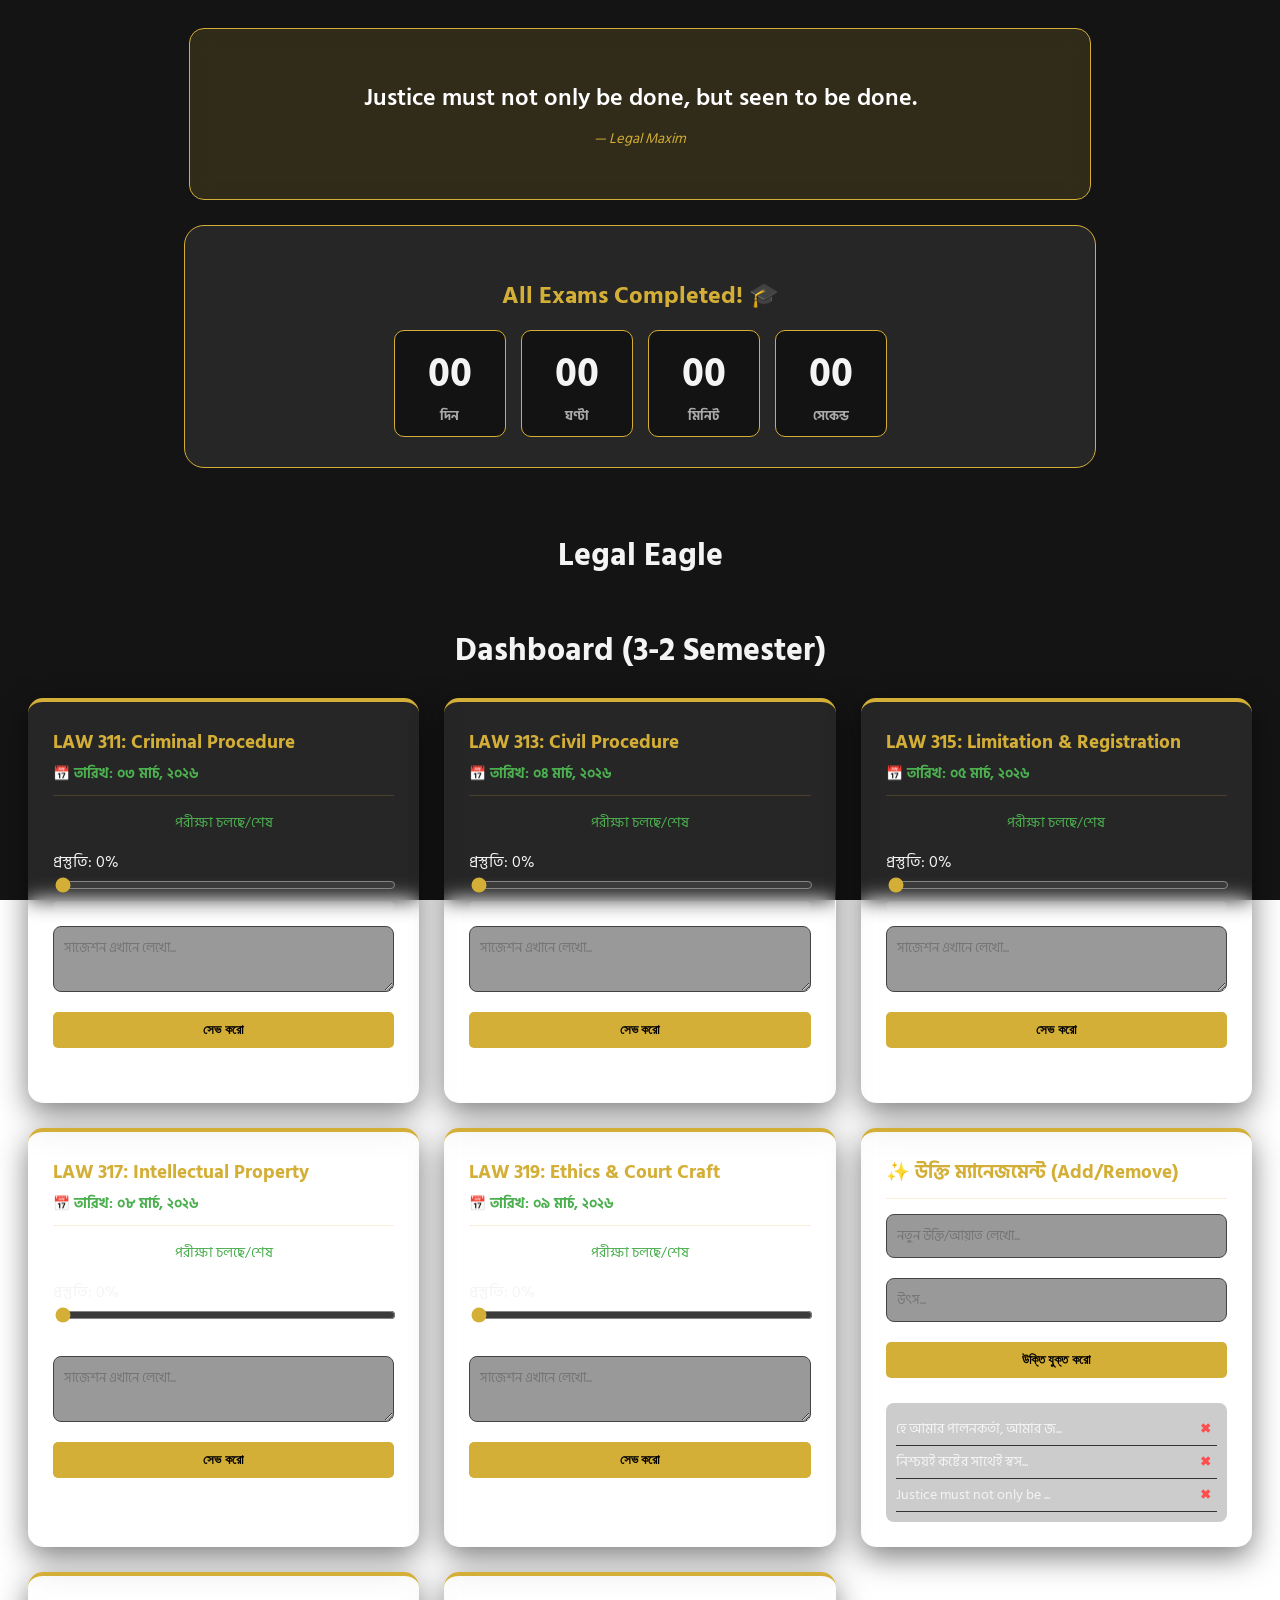
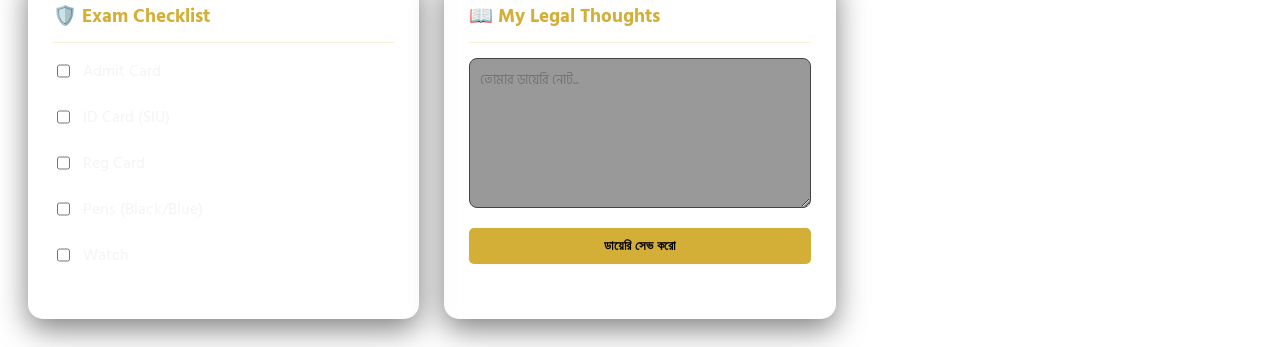
<file: Study.html>
<!DOCTYPE html>
<html lang="bn">
<head>
    <meta charset="UTF-8">
    <title>Ultimate Master Dashboard | Md. Ariful Islam</title>
    <link href="https://fonts.googleapis.com/css2?family=Playfair+Display:wght@700&family=Hind+Siliguri:wght@400;600&display=swap" rel="stylesheet">
    <style>
        :root { --gold: #d4af37; --glass: rgba(255, 255, 255, 0.08); }
        body {
            background: linear-gradient(rgba(0,0,0,0.92), rgba(0,0,0,0.92)), 
                        url('https://images.unsplash.com/photo-1589829545856-d10d557cf95f?auto=format&fit=crop&w=1350&q=80');
            background-size: cover; background-attachment: fixed; color: #f4f4f4;
            font-family: 'Hind Siliguri', sans-serif; padding: 20px; display: flex; flex-direction: column; align-items: center;
        }
        
        .wisdom-box {
            background: rgba(212, 175, 55, 0.15); border: 1px solid var(--gold);
            padding: 25px; border-radius: 15px; text-align: center;
            width: 95%; max-width: 850px; margin-bottom: 25px; min-height: 120px;
            display: flex; flex-direction: column; justify-content: center; backdrop-filter: blur(10px);
        }
        #wisdom-text { font-size: 1.5rem; color: #fff; font-weight: 600; transition: 0.5s; }
        #wisdom-source { font-size: 0.9rem; color: var(--gold); margin-top: 10px; font-style: italic; }

        .main-timer-box { text-align: center; background: var(--glass); padding: 30px; border-radius: 20px; border: 1px solid var(--gold); margin-bottom: 40px; width: 95%; max-width: 850px; }
        .timer-grid { display: flex; justify-content: center; gap: 15px; font-size: 2.5rem; font-weight: bold; }
        .unit-box { background: rgba(0,0,0,0.5); padding: 10px; border-radius: 10px; min-width: 90px; border: 1px solid var(--gold); }
        .unit-box small { display: block; font-size: 0.8rem; color: #aaa; text-transform: uppercase; }

        .master-grid { display: grid; grid-template-columns: repeat(auto-fit, minmax(380px, 1fr)); gap: 25px; width: 100%; max-width: 1300px; }
        .card { background: var(--glass); padding: 25px; border-radius: 15px; border-top: 4px solid var(--gold); backdrop-filter: blur(10px); box-shadow: 0 10px 30px rgba(0,0,0,0.5); display: flex; flex-direction: column; gap: 15px; }
        .title { font-size: 1.2rem; color: var(--gold); font-weight: bold; border-bottom: 1px solid rgba(212,175,55,0.2); padding-bottom: 10px; }
        .exam-date-label { font-size: 0.85rem; color: #4caf50; display: block; margin-top: 5px; }

        textarea, input[type="text"] { width: 100%; background: rgba(0,0,0,0.4); border: 1px solid #444; border-radius: 8px; color: #eee; padding: 10px; font-family: inherit; margin-bottom: 5px; box-sizing: border-box; }
        .save-btn { background: var(--gold); color: #000; border: none; padding: 10px; border-radius: 5px; cursor: pointer; font-weight: bold; width: 100%; transition: 0.3s; }
        .save-btn:hover { background: #fff; transform: translateY(-2px); }
        
        .progress-bar { background: rgba(255,255,255,0.1); height: 10px; border-radius: 5px; overflow: hidden; }
        .progress-fill { background: var(--gold); height: 100%; width: 0%; transition: width 0.4s; }
        input[type="range"] { width: 100%; accent-color: var(--gold); }
        .status { font-size: 0.8rem; color: #4caf50; text-align: center; height: 15px; }

        .quote-list { max-height: 150px; overflow-y: auto; background: rgba(0,0,0,0.2); border-radius: 8px; padding: 10px; margin-top: 10px; }
        .quote-item { font-size: 0.85rem; display: flex; justify-content: space-between; align-items: center; border-bottom: 1px solid #333; padding: 5px 0; }
        .del-btn { color: #ff4d4d; cursor: pointer; font-weight: bold; border: none; background: none; }
    </style>
</head>
<body>

    <div class="wisdom-box">
        <div id="wisdom-text">পড়ুন আপনার রবের নামে যিনি সৃষ্টি করেছেন।</div>
        <div id="wisdom-source">— সূরা আল-আলাক: ১</div>
    </div>

    <div class="main-timer-box">
        <h2 id="main-target-title" style="color: var(--gold); margin-bottom: 15px;">Next Exam</h2>
        <div class="timer-grid">
            <div class="unit-box"><span id="m-d">00</span><small>দিন</small></div>
            <div class="unit-box"><span id="m-h">00</span><small>ঘণ্টা</small></div>
            <div class="unit-box"><span id="m-m">00</span><small>মিনিট</small></div>
            <div class="unit-box"><span id="m-s">00</span><small>সেকেন্ড</small></div>
        </div>
    </div>

    <h1>Legal Eagle</h1>
        <h1>Dashboard (3-2 Semester)</h1>
    
    <div class="master-grid" id="main-grid"></div>

    <script>
        // ১. উক্তি ম্যানেজমেন্ট
        let quotes = JSON.parse(localStorage.getItem('arif_quotes_v2')) || [
            { t: "হে আমার পালনকর্তা, আমার জ্ঞান বৃদ্ধি করুন।", s: "সূরা ত্বহা: ১১৪" },
            { t: "নিশ্চয়ই কষ্টের সাথেই স্বস্তি রয়েছে।", s: "সূরা আল-ইনশিরাহ: ৫" },
            { t: "Justice must not only be done, but seen to be done.", s: "Legal Maxim" }
        ];

        function rotateWisdom() {
            if(quotes.length === 0) return;
            const r = quotes[Math.floor(Math.random() * quotes.length)];
            const textEl = document.getElementById('wisdom-text');
            const sourceEl = document.getElementById('wisdom-source');
            textEl.style.opacity = 0;
            setTimeout(() => {
                textEl.innerText = r.t;
                sourceEl.innerText = "— " + r.s;
                textEl.style.opacity = 1;
            }, 500);
        }
        setInterval(rotateWisdom, 15000); // ১৫ সেকেন্ড পর পর পরিবর্তন

        // ২. কোর্স ডেটা
        const courses = [
            { id: 0, code: "LAW 311", name: "Criminal Procedure", date: "2026-03-03T10:00:00", dStr: "০৩ মার্চ, ২০২৬" },
            { id: 1, code: "LAW 313", name: "Civil Procedure", date: "2026-03-04T10:00:00", dStr: "০৪ মার্চ, ২০২৬" },
            { id: 2, code: "LAW 315", name: "Limitation & Registration", date: "2026-03-05T10:00:00", dStr: "০৫ মার্চ, ২০২৬" },
            { id: 3, code: "LAW 317", name: "Intellectual Property", date: "2026-03-08T10:00:00", dStr: "০৮ মার্চ, ২০২৬" },
            { id: 4, code: "LAW 319", name: "Ethics & Court Craft", date: "2026-03-09T10:00:00", dStr: "০৯ মার্চ, ২০২৬" }
        ];

        const grid = document.getElementById('main-grid');
        courses.forEach(c => {
            grid.innerHTML += `
                <div class="card">
                    <div class="title">${c.code}: ${c.name}
                        <span class="exam-date-label">📅 তারিখ: ${c.dStr}</span>
                    </div>
                    <div id="st-${c.id}" style="text-align:center; font-size:0.9rem; color:#ccc;">সময় গণনা...</div>
                    <div class="prog-area">
                        <label>প্রস্তুতি: <span id="pv-${c.id}">0</span>%</label>
                        <input type="range" id="pr-${c.id}" value="0" oninput="updateUI(${c.id}, this.value)">
                        <div class="progress-bar"><div class="progress-fill" id="pb-${c.id}"></div></div>
                    </div>
                    <textarea id="ts-${c.id}" placeholder="সাজেশন এখানে লেখো..."></textarea>
                    <button class="save-btn" onclick="saveSubject(${c.id})">সেভ করো</button>
                    <div id="sm-${c.id}" class="status"></div>
                </div>`;
        });

        grid.innerHTML += `
            <div class="card">
                <div class="title">✨ উক্তি ম্যানেজমেন্ট (Add/Remove)</div>
                <input type="text" id="new-q-text" placeholder="নতুন উক্তি/আয়াত লেখো...">
                <input type="text" id="new-q-source" placeholder="উৎস...">
                <button class="save-btn" onclick="addQuote()">উক্তি যুক্ত করো</button>
                <div class="quote-list" id="q-list-display"></div>
            </div>
            <div class="card">
                <div class="title">🛡️ Exam Checklist</div>
                ${["Admit Card", "ID Card (SIU)", "Reg Card", "Pens (Black/Blue)", "Watch"].map((it, i) => `
                    <div style="display:flex; gap:10px; margin-bottom:5px;">
                        <input type="checkbox" id="chk-${i}" onchange="saveCheck()"> <label>${it}</label>
                    </div>
                `).join('')}
            </div>
            <div class="card">
                <div class="title">📖 My Legal Thoughts</div>
                <textarea id="diary" style="height:150px;" placeholder="তোমার ডায়েরি নোট..."></textarea>
                <button class="save-btn" onclick="saveDiary()">ডায়েরি সেভ করো</button>
                <div id="dm" class="status"></div>
            </div>`;

        // ৩. ফাংশনস
        function addQuote() {
            const t = document.getElementById('new-q-text').value;
            const s = document.getElementById('new-q-source').value;
            if(t && s) {
                quotes.push({t, s});
                updateQuoteStorage();
                document.getElementById('new-q-text').value = '';
                document.getElementById('new-q-source').value = '';
            }
        }

        function removeQuote(index) {
            quotes.splice(index, 1);
            updateQuoteStorage();
        }

        function updateQuoteStorage() {
            localStorage.setItem('arif_quotes_v2', JSON.stringify(quotes));
            renderQuoteList();
        }

        function renderQuoteList() {
            const list = document.getElementById('q-list-display');
            list.innerHTML = quotes.map((q, i) => `
                <div class="quote-item">
                    <span>${q.t.substring(0,25)}...</span>
                    <button class="del-btn" onclick="removeQuote(${i})">✖</button>
                </div>
            `).join('');
        }

        function updateUI(id, v) { document.getElementById(`pv-${id}`).innerText = v; document.getElementById(`pb-${id}`).style.width = v + '%'; }
        function saveSubject(id) {
            localStorage.setItem(`s_sugg_${id}`, document.getElementById(`ts-${id}`).value);
            localStorage.setItem(`s_prog_${id}`, document.getElementById(`range-${id}`).value || document.getElementById(`pr-${id}`).value);
            showS(`sm-${id}`);
        }
        function saveDiary() { localStorage.setItem('s_diary', document.getElementById('diary').value); showS('dm'); }
        function saveCheck() { for(let i=0; i<5; i++) localStorage.setItem(`s_check_${i}`, document.getElementById(`chk-${i}`).checked); }
        function showS(id) { document.getElementById(id).innerText = 'সেভ হয়েছে! ✅'; setTimeout(() => document.getElementById(id).innerText = '', 2000); }

        window.onload = function() {
            renderQuoteList();
            rotateWisdom();
            courses.forEach(c => {
                const s = localStorage.getItem(`s_sugg_${c.id}`), p = localStorage.getItem(`s_prog_${c.id}`);
                if(s) document.getElementById(`ts-${c.id}`).value = s;
                if(p) { document.getElementById(`pr-${c.id}`).value = p; updateUI(c.id, p); }
            });
            const d = localStorage.getItem('s_diary'); if(d) document.getElementById('diary').value = d;
            for(let i=0; i<5; i++) if(localStorage.getItem(`s_check_${i}`) === 'true') document.getElementById(`chk-${i}`).checked = true;
        };

        setInterval(() => {
            const now = new Date().getTime();
            let nextExam = courses.find(c => new Date(c.date).getTime() > now);

            if(nextExam) {
                const diff = new Date(nextExam.date).getTime() - now;
                document.getElementById('main-target-title').innerText = "Next: " + nextExam.code + " (" + nextExam.dStr + ")";
                document.getElementById('m-d').innerText = Math.floor(diff / 86400000);
                document.getElementById('m-h').innerText = Math.floor((diff % 86400000) / 3600000);
                document.getElementById('m-m').innerText = Math.floor((diff % 3600000) / 60000);
                document.getElementById('m-s').innerText = Math.floor((diff % 60000) / 1000);
            } else {
                document.getElementById('main-target-title').innerText = "All Exams Completed! 🎓";
            }

            courses.forEach(c => {
                const diff = new Date(c.date).getTime() - now;
                const el = document.getElementById(`st-${c.id}`);
                if(diff > 0) {
                    const d = Math.floor(diff/86400000), h = Math.floor((diff%86400000)/3600000), m = Math.floor((diff%3600000)/60000);
                    el.innerText = `বাকি: ${d} দিন ${h} ঘণ্টা ${m} মিনিট`;
                } else { el.innerText = "পরীক্ষা চলছে/শেষ"; el.style.color = "#4caf50"; }
            });
        }, 1000);
    </script>
</body>
</html>
</file>
